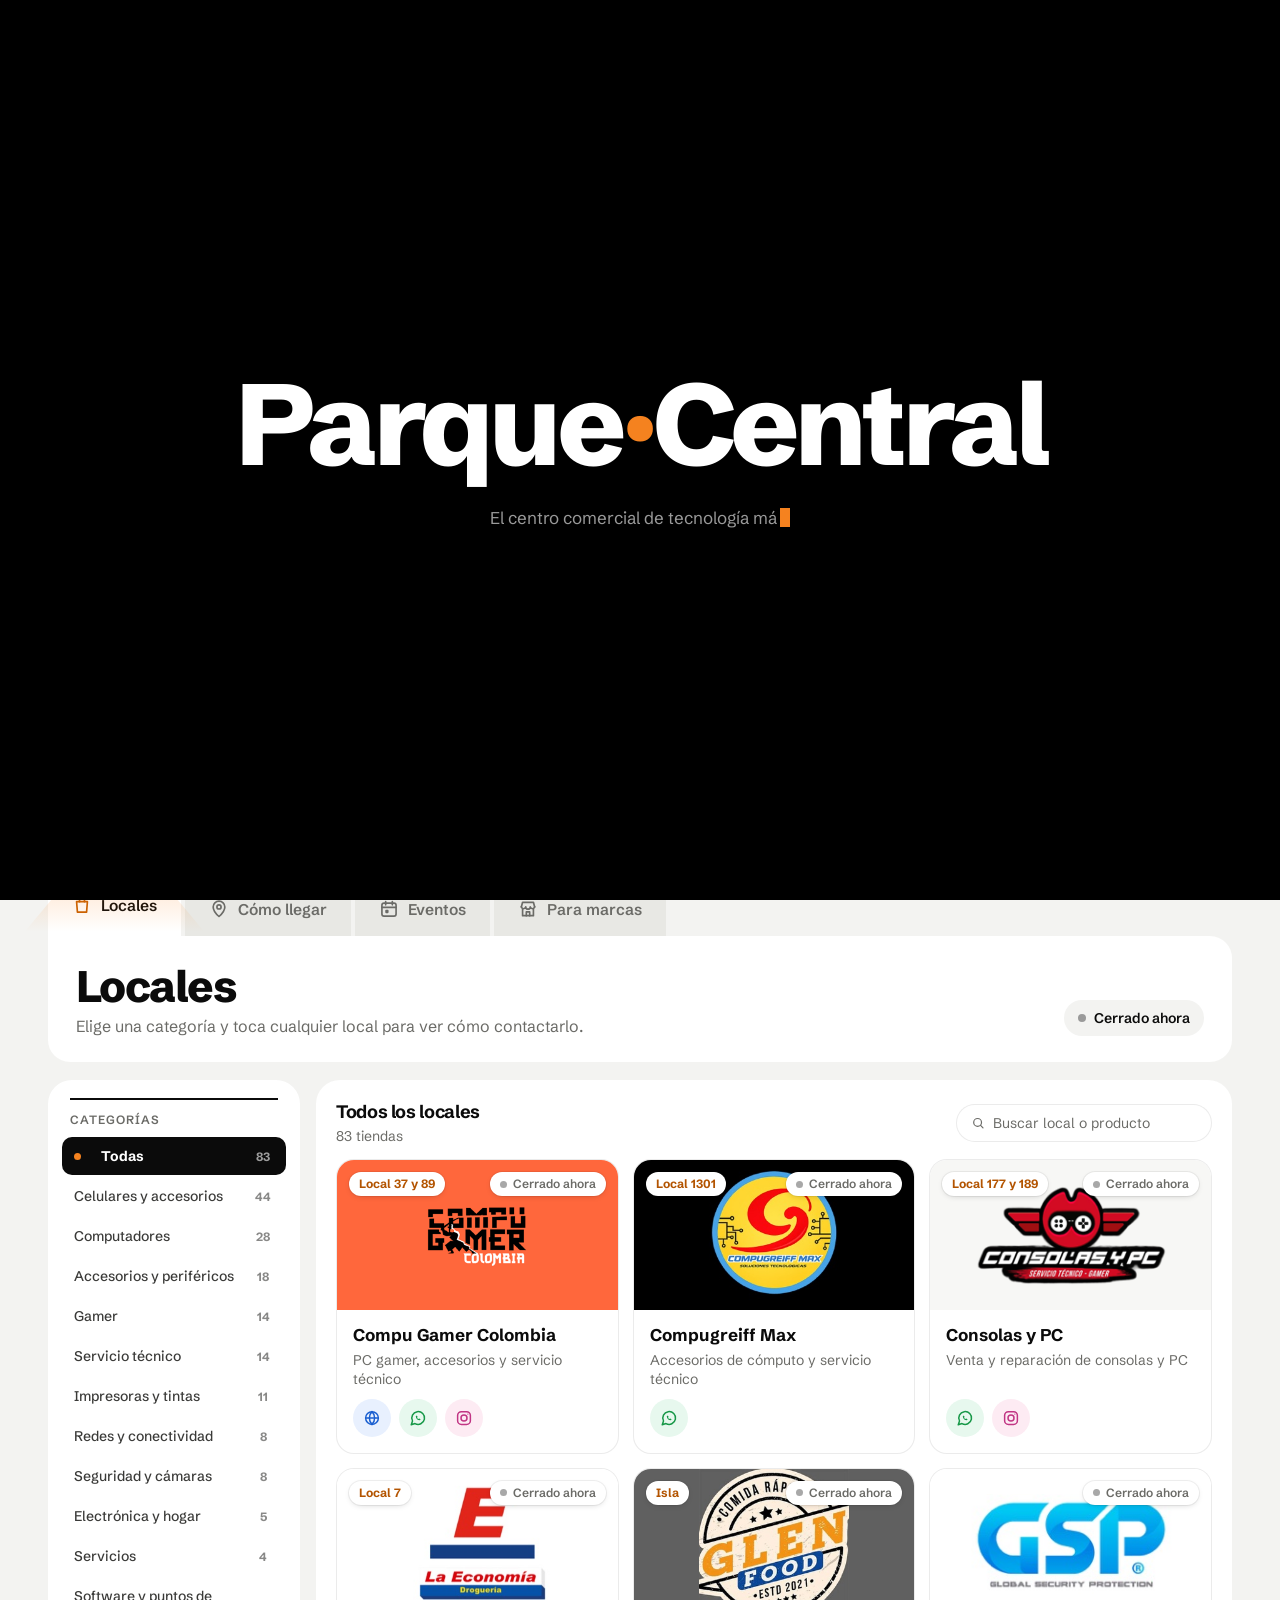
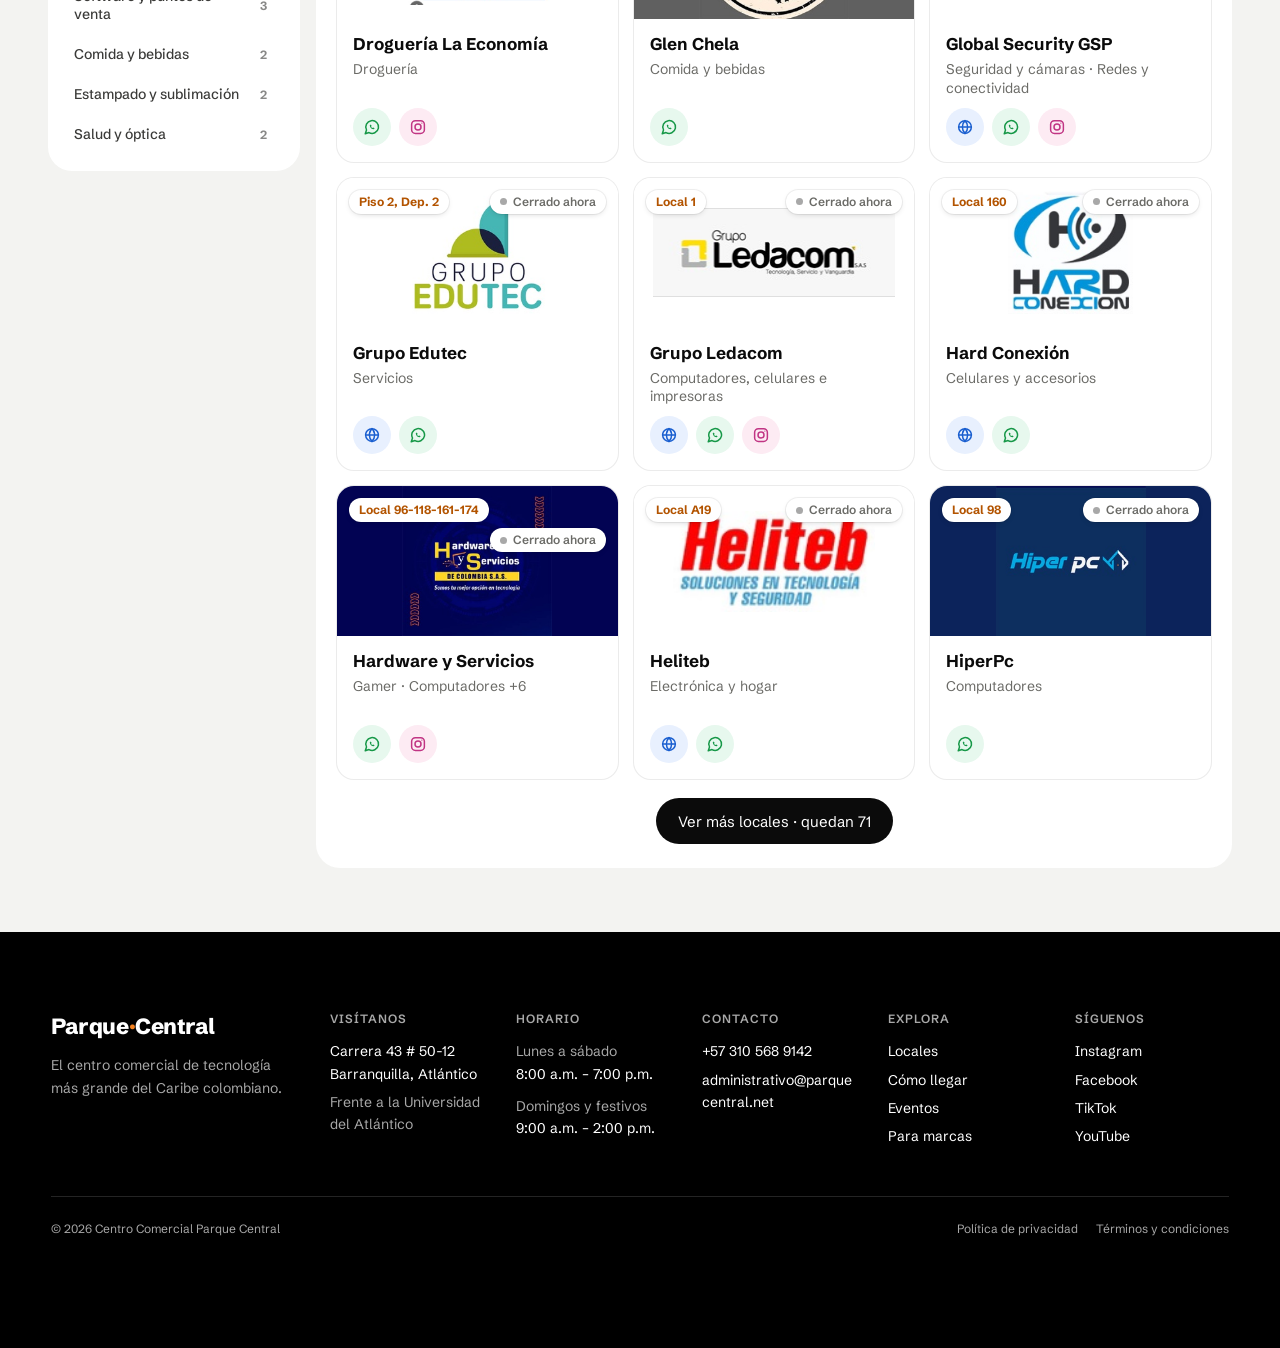
<file: index.html>
<!DOCTYPE html>
<html lang="es" class="saludo-a menu-a cat-d fila-f logo-a logo-c escr-d escr-c">
<head>
<!-- v46 · En tablets Robi sigue el dedo: al tocar o deslizar de lado sobre el video. -->
<!-- v45 · Robi usa 72 fotos ya hechas (carpeta robi/) en vez de sacarlas del video en cada visita. -->
<!-- v43 · Las animaciones y el robot se mueven siempre, aunque el computador tenga apagados los "efectos de animación" (Windows): las reglas de "menos movimiento" llevan "and (max-width:0px)", así nunca se activan. -->
<meta charset="UTF-8">
<meta name="viewport" content="width=device-width, initial-scale=1">
<title>Parque Central · Centro comercial de tecnología en Barranquilla</title>
<meta name="description" content="El centro comercial de tecnología más grande de la región Caribe. Más de 80 locales de celulares, computadores, accesorios y servicio técnico. Carrera 43 # 50-12, Barranquilla.">
<meta name="theme-color" content="#000000">
<link rel="icon" type="image/svg+xml" href="./favicon.svg">
<meta property="og:type" content="website">
<meta property="og:locale" content="es_CO">
<meta property="og:title" content="Parque Central · +80 locales de tecnología en Barranquilla">
<meta property="og:description" content="Cuéntanos qué necesitas y te decimos a qué local ir. Carrera 43 # 50-12, frente a la Universidad del Atlántico.">
<meta property="og:image" content="./robot-og.jpg">
<script type="application/ld+json">
{
  "@context": "https://schema.org",
  "@type": "ShoppingCenter",
  "name": "Centro Comercial Parque Central",
  "description": "El centro comercial de tecnología más grande de la región Caribe.",
  "telephone": "+57 310 568 9142",
  "email": "administrativo@parquecentral.net",
  "address": {
    "@type": "PostalAddress",
    "streetAddress": "Carrera 43 # 50-12",
    "addressLocality": "Barranquilla",
    "addressRegion": "Atlántico",
    "addressCountry": "CO"
  },
  "openingHoursSpecification": [
    {"@type": "OpeningHoursSpecification", "dayOfWeek": ["Monday","Tuesday","Wednesday","Thursday","Friday","Saturday"], "opens": "08:00", "closes": "19:00"},
    {"@type": "OpeningHoursSpecification", "dayOfWeek": "Sunday", "opens": "09:00", "closes": "14:00"}
  ],
  "sameAs": [
    "https://www.instagram.com/ccparquecentral/",
    "https://www.facebook.com/ccparquecentralbq",
    "https://www.tiktok.com/@ccparquecentral",
    "https://www.youtube.com/@CentroComercialParqueCentral"
  ]
}
</script>

<link rel="preconnect" href="https://fonts.googleapis.com"><link rel="preconnect" href="https://fonts.gstatic.com" crossorigin><link rel="stylesheet" href="https://fonts.googleapis.com/css2?family=Schibsted+Grotesk:wght@400;500;600;700;800&display=swap">
<style>
/* ═══════════════════════════════════════════════════════════
   VARIABLES
   ═══════════════════════════════════════════════════════════ */
:root{
  --negro:#000000;
  --blanco:#FFFFFF;
  --naranja:#F5821F;
  --naranja-claro:#FF9A45;
  --gris:#A8A8A8;

  /* Corredor central libre para que la mascota no quede tapada */
  --corredor:clamp(200px, 22vw, 380px);
}

*{box-sizing:border-box;margin:0;padding:0}

body{
  background:var(--negro);
  color:var(--blanco);
  font-family:ui-sans-serif,system-ui,-apple-system,"Segoe UI",Roboto,
              "Helvetica Neue",Arial,sans-serif;
  -webkit-font-smoothing:antialiased;
}

:focus-visible{
  outline:3px solid var(--naranja);
  outline-offset:4px;
  border-radius:4px;
}

/* ═══════════════════════════════════════════════════════════
   HERO
   ═══════════════════════════════════════════════════════════ */
.hero{
  position:relative;
  width:100%;
  height:90vh;
  min-height:600px;
  height:90dvh;   /* deja asomar la isla de pestañas: invita a bajar */
  overflow:hidden;
  background:var(--negro);
  display:flex;
  flex-direction:column;
  isolation:isolate;
}

/* ─── Capa 0 · video ───
   Se usa de dos maneras:
   1. Como fuente para extraer los frames al canvas.
   2. Como respaldo visible si la extracción falla. */
.hero__video{
  position:absolute;
  inset:0;
  width:100%;
  height:100%;
  object-fit:cover;
  object-position:center;
  z-index:0;
  pointer-events:none;
}
/* Cuando el canvas toma el control, el video se esconde */
.hero__video{opacity:0;transition:opacity .35s ease}
/* Solo se muestra cuando ya está en el cuadro de frente */
.hero__video.listo{opacity:1}
.hero__video.retirado{opacity:0;visibility:hidden}

/* ─── Capa 0 · canvas ───
   Aquí se dibujan los frames ya extraídos. Es lo que da la fluidez. */
.hero__lienzo{
  position:absolute;
  inset:0;
  width:100%;
  height:100%;
  z-index:0;
  pointer-events:none;
  opacity:0;
  transition:opacity .4s ease;
}
.hero__lienzo.activo{opacity:1}

/* ─── Capa 1 · viñeta ─── */
.hero__velo{
  position:absolute;
  inset:0;
  z-index:1;
  pointer-events:none;
  background:
    radial-gradient(120% 90% at 50% 45%, transparent 38%, rgba(0,0,0,.72) 100%),
    linear-gradient(to bottom, rgba(0,0,0,.55) 0%, transparent 26%, transparent 58%, rgba(0,0,0,.82) 100%);
}

/* ─── Capa 2 · contenido ─── */
.hero__contenido{
  position:relative;
  z-index:2;
  flex:1;
  display:flex;
  flex-direction:column;
  justify-content:space-between;
  padding:clamp(84px,9vw,110px) clamp(20px,4vw,56px) clamp(30px,4vw,58px);
  pointer-events:none;
}

.hero__marca{
  font-size:clamp(11px,1.4vw,13px);
  font-weight:700;
  letter-spacing:.26em;
  opacity:.9;
}
.hero__marca span{color:var(--naranja)}

.hero__titulo{
  display:grid;
  grid-template-columns:1fr var(--corredor) 1fr;
  align-items:center;
  width:100%;
  margin:auto 0;
  font-weight:800;
  font-size:clamp(38px,6.8vw,96px);
  line-height:.92;
  letter-spacing:-.035em;
}
.hero__titulo .izq{grid-column:1;text-align:left}
.hero__titulo .der{grid-column:3;text-align:right}
.hero__titulo .der b{color:var(--naranja);font-weight:800}

.hero__base{text-align:center;max-width:640px;margin:0 auto}
.hero__sub{
  font-size:clamp(15px,2vw,19px);
  line-height:1.55;
  color:var(--gris);
  margin-bottom:26px;
}
.hero__sub b{color:var(--blanco);font-weight:600}

.hero__acciones{
  display:flex;gap:12px;justify-content:center;flex-wrap:wrap;
  pointer-events:auto;
}
.btn{
  display:inline-block;
  font-family:inherit;font-size:15px;font-weight:600;
  text-decoration:none;padding:15px 30px;border-radius:100px;cursor:pointer;
  transition:background-color .18s ease, color .18s ease, border-color .18s ease;
}
.btn--solido{background:var(--naranja);color:var(--negro);border:2px solid var(--naranja)}
.btn--solido:hover{background:var(--naranja-claro);border-color:var(--naranja-claro)}
.btn--linea{background:transparent;color:var(--blanco);border:2px solid rgba(255,255,255,.35)}
.btn--linea:hover{border-color:var(--blanco);background:rgba(255,255,255,.08)}

/* ─── Indicador de preparación ───
   Barra finita arriba mientras se extraen los frames. */
.hero__progreso{
  position:absolute;
  top:0;left:0;
  height:2px;width:0%;
  background:var(--naranja);
  z-index:3;
  transition:width .25s ease, opacity .5s ease;
}
.hero__progreso.terminado{opacity:0}
/* Oculta: la preparación ocurre sin que el visitante lo note */
.hero__progreso{display:none}

.hero__pista{
  position:absolute;bottom:14px;left:50%;
  transform:translateX(-50%);
  z-index:2;
  font-size:11.5px;letter-spacing:.16em;
  color:rgba(255,255,255,.45);
  opacity:0;transition:opacity .5s ease;
  pointer-events:none;
}
.hero__pista.visible{opacity:1}

/* ═══════════════════════════════════════════════════════════
   RESPONSIVE
   ═══════════════════════════════════════════════════════════ */
@media (max-width:860px){
  .hero__titulo{
    grid-template-columns:1fr;
    text-align:center;gap:2px;
    font-size:clamp(40px,12vw,68px);
  }
  .hero__titulo .izq,.hero__titulo .der{grid-column:1;text-align:center}
  .hero__velo{
    background:linear-gradient(to bottom,
      rgba(0,0,0,.72) 0%, rgba(0,0,0,.45) 40%, rgba(0,0,0,.88) 100%);
  }
  .hero__contenido{justify-content:center;gap:40px}
  .hero__acciones .btn{flex:1 1 200px;text-align:center}
}

@media (max-height:640px) and (min-width:861px){
  .hero__titulo{font-size:clamp(32px,6vw,60px)}
  .hero__sub{margin-bottom:18px}
}

@media (prefers-reduced-motion:reduce) and (max-width:0px){
  *{transition:none !important;animation:none !important}
}

/* ═══════════════════════════════════════════════════════════
   SECCIONES INFORMATIVAS
   ═══════════════════════════════════════════════════════════ */
html{scroll-behavior:smooth}
@media (prefers-reduced-motion:reduce) and (max-width:0px){html{scroll-behavior:auto}}

/* Barra superior: transparente sobre el video, sólida al bajar */
.nav{
  position:fixed;top:0;left:0;right:0;z-index:50;
  display:flex;align-items:center;justify-content:space-between;gap:16px;
  padding:18px clamp(20px,4vw,56px);
  border-bottom:1px solid transparent;
  transition:background-color .3s ease,border-color .3s ease,padding .3s ease;
}
.nav.solida{
  background:rgba(0,0,0,.96);
  backdrop-filter:blur(10px);-webkit-backdrop-filter:blur(10px);
  border-bottom-color:rgba(255,255,255,.08);
}
.saltar{position:absolute;left:12px;top:-60px;z-index:100;background:var(--naranja);color:var(--negro);
  padding:10px 14px;border-radius:8px;font-weight:700;text-decoration:none}
.saltar:focus{top:12px}
section[id]{scroll-margin-top:72px}
.nav__marca{font-weight:800;color:var(--blanco);text-decoration:none;font-size:17px}
.nav__marca span{color:var(--naranja)}
.nav__links{display:flex;gap:22px;list-style:none}
.nav__links a{color:var(--gris);text-decoration:none;font-size:14.5px;font-weight:500}
.nav__links a:hover{color:var(--blanco)}
.estado{display:inline-flex;align-items:center;gap:8px;font-size:13.5px;color:var(--gris);white-space:nowrap}
.estado::before{content:"";width:8px;height:8px;border-radius:50%;background:var(--gris)}
.estado.abierto{color:var(--blanco)}
.estado.abierto::before{background:#3DDC84;box-shadow:0 0 0 4px rgba(61,220,132,.18)}
@media (max-width:760px){.nav__links{display:none}}

.seccion{max-width:1180px;margin:0 auto;padding:clamp(64px,9vw,120px) clamp(20px,4vw,56px)}
.seccion__titulo{
  font-size:clamp(34px,5.4vw,64px);font-weight:800;line-height:.98;
  letter-spacing:-.035em;max-width:17ch;margin-bottom:18px;
}
.seccion__intro{color:var(--gris);font-size:clamp(16px,1.6vw,18px);line-height:1.6;max-width:58ch}

.filtros{display:flex;gap:8px;overflow-x:auto;padding:4px 0;margin-top:26px;scrollbar-width:thin}
.filtro{
  flex:0 0 auto;font:inherit;font-size:14px;color:var(--gris);background:transparent;
  border:1px solid rgba(255,255,255,.2);border-radius:100px;padding:8px 15px;cursor:pointer;
}
.filtro:hover{color:var(--blanco);border-color:rgba(255,255,255,.5)}
.filtro[aria-pressed="true"]{background:var(--blanco);color:var(--negro);border-color:var(--blanco)}
.filtro small{opacity:.6;margin-left:4px}

.dir__lista{list-style:none;margin-top:14px}
.tienda{
  display:grid;grid-template-columns:130px 1fr auto;align-items:center;gap:6px 24px;
  padding:20px 0;border-bottom:1px solid rgba(255,255,255,.1);
}
.tienda__local{font-size:30px;font-weight:800;letter-spacing:-.03em;color:var(--naranja);line-height:1}
.tienda__local small{display:block;font-size:12.5px;font-weight:500;letter-spacing:0;color:var(--gris);margin-bottom:4px}
.tienda__nombre{font-size:19px;font-weight:700}
.tienda__cat{color:var(--gris);font-size:14.5px;margin-top:3px}
.tienda__acciones{display:flex;gap:8px;flex-wrap:wrap;justify-content:flex-end}
.enlace{
  font-size:14px;font-weight:600;text-decoration:none;color:var(--blanco);
  border:1px solid rgba(255,255,255,.28);border-radius:100px;padding:8px 14px;white-space:nowrap;
}
.enlace:hover{border-color:var(--naranja);color:var(--naranja)}
.dir__vacio{padding:36px 0;color:var(--gris);font-size:16px;line-height:1.6}
.dir__vacio a{color:var(--naranja)}
@media (max-width:640px){
  .tienda{grid-template-columns:84px 1fr}
  .tienda__local{font-size:24px}
  .tienda__acciones{grid-column:2;justify-content:flex-start}
}

/* ─── Más que tiendas ─── */
.planes{display:grid;grid-template-columns:1fr 1fr;gap:14px;margin-top:40px}
.plan{
  position:relative;display:flex;flex-direction:column;justify-content:flex-end;gap:10px;
  min-height:300px;padding:28px;border-radius:24px;
  background:#161616;color:var(--blanco);text-decoration:none;overflow:hidden;
}
.plan--destacado{background:var(--naranja);color:var(--negro)}
.plan__para{position:absolute;top:24px;left:28px;font-size:13.5px;font-weight:600;opacity:.75}
.plan__num{
  position:absolute;top:18px;right:24px;font-size:clamp(70px,9vw,120px);font-weight:800;
  letter-spacing:-.05em;line-height:1;opacity:.14;
}
.plan h3{font-size:clamp(24px,2.6vw,34px);font-weight:800;letter-spacing:-.025em;line-height:1.05}
.plan p{font-size:15.5px;line-height:1.5;max-width:40ch;opacity:.8}
.plan__accion{font-weight:700;font-size:15px;margin-top:6px}
.plan:hover .plan__accion{text-decoration:underline}
@media (max-width:860px){
  .planes{grid-template-columns:1fr}
}

/* ─── Visítanos ─── */
.visita{display:grid;grid-template-columns:minmax(0,1fr) minmax(0,1.25fr);gap:clamp(32px,5vw,72px);align-items:start;margin-top:40px}
.dato{padding:20px 0;border-top:1px solid rgba(255,255,255,.14)}
.dato h3{font-size:14px;font-weight:600;color:var(--gris);margin-bottom:8px}
.dato p,.dato a{font-size:18px;line-height:1.55;color:var(--blanco)}
.horario{width:100%;border-collapse:collapse;font-size:17px}
.horario td{padding:5px 0}
.horario td:last-child{text-align:right;font-variant-numeric:tabular-nums}
.horario tr.hoy td{color:var(--naranja);font-weight:700}
.visita__botones{display:flex;gap:10px;flex-wrap:wrap;margin-top:24px}
.mapa{width:100%;aspect-ratio:4/3.4;border:0;border-radius:18px;filter:grayscale(1) invert(.92) contrast(.9);background:#1a1a1a}
@media (max-width:860px){.visita{grid-template-columns:1fr}.mapa{aspect-ratio:4/3}}

/* ─── Pie ─── */
.pie{
  border-top:1px solid rgba(255,255,255,.1);padding:40px clamp(20px,4vw,56px) 110px;
  display:flex;justify-content:space-between;gap:28px;flex-wrap:wrap;
  color:var(--gris);font-size:14.5px;line-height:1.7;
}
.pie a{color:var(--blanco)}
.pie > div,.pie > nav{min-width:200px}
.pie strong{color:var(--blanco)}
.redes{display:flex;gap:14px;flex-wrap:wrap}

/* ─── WhatsApp flotante ─── */
.wa{
  position:fixed;right:20px;bottom:20px;z-index:60;
  display:flex;align-items:center;gap:10px;
  background:#25D366;color:#04210f;text-decoration:none;font-weight:700;font-size:15px;
  padding:14px 20px 14px 16px;border-radius:100px;box-shadow:0 8px 24px rgba(0,0,0,.4);
}
.wa svg{width:22px;height:22px;flex:none}
.wa:hover{background:#3be07a}
@media (max-width:560px){.wa span{display:none}.wa{padding:15px}}

/* ═══════════════════════════════════════════════════════════
   CAPA DE INTERACCIÓN: luz del hero, botones con imán
   ═══════════════════════════════════════════════════════════ */
::selection{background:var(--naranja);color:var(--negro)}

/* ─── Luz del hero ───
   Todo se mueve con transform (lo hace la tarjeta gráfica), así
   no se repinta la pantalla en cada cuadro y el video no pierde
   fluidez. */
.hero__luz{position:absolute;inset:0;z-index:1;pointer-events:none;overflow:hidden;
  opacity:0;transition:opacity 1.2s ease}
.hero__luz.activa{transition-duration:.35s}
.hero__luz.activa{opacity:1}
.hero__sombra,.hero__foco,.hero__orbe{position:absolute;left:0;top:0;will-change:transform;border-radius:50%}
.hero__sombra{width:2400px;height:2400px;margin:-1200px 0 0 -1200px;
  background:radial-gradient(circle,transparent 0,transparent 380px,rgba(0,0,0,.18) 900px)}
.hero__foco{width:560px;height:560px;margin:-280px 0 0 -280px;
  background:radial-gradient(circle,rgba(245,130,31,.26) 0,rgba(245,130,31,.08) 45%,transparent 70%)}
.hero__chispas{position:absolute;inset:0;width:100%;height:100%}
.hero__orbe{width:14px;height:14px;margin:-7px 0 0 -7px;background:#fff;
  box-shadow:0 0 10px 3px rgba(255,214,170,.95),0 0 34px 12px rgba(245,130,31,.65),0 0 90px 30px rgba(245,130,31,.25)}
.hero__orbe::after{content:"";position:absolute;inset:-14px;border-radius:50%;
  border:1.5px solid rgba(245,130,31,.6);animation:pulso 2.2s ease-out infinite}
@keyframes pulso{from{transform:scale(.4);opacity:1}to{transform:scale(2.2);opacity:0}}

/* Imán: los botones se inclinan hacia el cursor */
.iman{transition:transform .25s cubic-bezier(.2,.8,.2,1), background-color .18s ease, color .18s ease, border-color .18s ease}

/* Filas de locales: barra de luz al pasar */
.tienda{position:relative;transition:padding-left .3s cubic-bezier(.2,.8,.2,1)}
.tienda::before{
  content:"";position:absolute;left:0;top:50%;width:4px;height:0;
  background:var(--naranja);border-radius:4px;transform:translateY(-50%);
  transition:height .3s cubic-bezier(.2,.8,.2,1);
}
@media (hover:hover){
  .tienda:hover{padding-left:18px}
  .tienda:hover::before{height:60%}
}

@media (prefers-reduced-motion:reduce) and (max-width:0px){
  .tienda,.tienda::before,.iman{transition:none}
}

/* En celular: estado más compacto */
@media (max-width:420px){.estado{font-size:12px}.nav{gap:10px}}
/* WhatsApp aparece al salir del video, para no tapar los botones del hero */
.wa{transition:opacity .3s ease,transform .3s ease}
.wa.oculto{opacity:0;transform:translateY(20px);pointer-events:none}

/* ═══ PESTAÑAS ═══ */
/* Evita que el navegador "corrija" el scroll al cambiar de pestaña */
html{overflow-anchor:none}
.pestanas{
  position:sticky;top:var(--alto-nav,60px);z-index:40;
  background:rgba(0,0,0,.96);
  backdrop-filter:blur(10px);-webkit-backdrop-filter:blur(10px);
  border-bottom:1px solid rgba(255,255,255,.08);
}
.pestanas__lista{
  max-width:1180px;margin:0 auto;
  display:flex;gap:6px;overflow-x:auto;scrollbar-width:none;
  padding:12px clamp(20px,4vw,56px);
}
.pestanas__lista::-webkit-scrollbar{display:none}
.pestana{
  flex:0 0 auto;font:inherit;font-size:15px;font-weight:600;
  color:var(--gris);background:transparent;border:0;border-radius:100px;
  padding:10px 20px;cursor:pointer;
  transition:background-color .2s ease,color .2s ease;
}
.pestana:hover{color:var(--blanco);background:rgba(255,255,255,.07)}
.pestana[aria-selected="true"]{background:var(--naranja);color:var(--negro)}
.pestana:focus-visible{outline:2px solid var(--blanco);outline-offset:2px}
.panel{min-height:72vh;padding-top:clamp(40px,6vw,72px)}
.panel:focus{outline:none}
section.panel[id]{scroll-margin-top:calc(var(--alto-nav,60px) + var(--alto-pestanas,96px))}
.panel[hidden]{display:none}
.panel .planes{margin-top:32px}
@media (max-width:640px){.plan{min-height:220px}}
.nav{border-bottom-color:transparent!important}

/* ═══ TEMA CLARO: todo lo que está debajo del video ═══
   Dentro de .tema-claro se invierten los tokens: "blanco" pasa a
   ser el color del texto y "negro" el del fondo. Así casi todas
   las reglas se adaptan solas; abajo se ajustan las que usan
   transparencias fijas o van sobre naranja. */
.tema-claro{
  --blanco:#0b0b0b;
  --negro:#ffffff;
  --gris:#5c5c5c;
  --linea:rgba(0,0,0,.10);
  --linea-fuerte:rgba(0,0,0,.22);
  --superficie:#f3f3f1;
  background:#fff;
  color:#0b0b0b;
}
/* Sobre naranja el texto siempre es negro */
.tema-claro .btn--solido,
.tema-claro .plan--destacado,
.tema-claro .pestana[aria-selected="true"]{color:#0b0b0b}
.tema-claro .btn--linea{border-color:var(--linea-fuerte)}
.tema-claro .btn--linea:hover{border-color:#0b0b0b;background:rgba(0,0,0,.04)}

.tema-claro .ejemplo{background:var(--superficie)}
.tema-claro .ejemplo:hover{background:#e7e7e4}
.tema-claro .filtro{border-color:var(--linea-fuerte)}
.tema-claro .filtro:hover{border-color:#0b0b0b}
.tema-claro .tienda{border-bottom-color:var(--linea)}
.tema-claro .enlace{border-color:var(--linea-fuerte)}
.tema-claro .plan:not(.plan--destacado){background:var(--superficie)}
.tema-claro .dato{border-top-color:var(--linea)}
.tema-claro .mapa{filter:none;background:var(--superficie)}
.tema-claro .tienda__local{color:#d96c10}

/* Barra de pestañas blanca */
.pestanas.tema-claro{background:#fff;border-bottom-color:var(--linea)}
.tema-claro .pestana:not([aria-selected="true"]):hover{background:rgba(0,0,0,.05)}
.tema-claro .pestana[aria-selected="true"]{background:var(--naranja)}
.tema-claro .horario tr.hoy td{color:#c75f00}
.tema-claro .pestana:focus-visible{outline-color:#0b0b0b}

/* El menú superior se vuelve blanco al salir del video */
.nav.solida{background:#fff!important;border-bottom-color:transparent}
.nav.solida .nav__marca,
.nav.solida .estado.abierto{color:#0b0b0b}
.nav.solida .estado{color:#5c5c5c}
.nav.solida .estado::before{background:#9a9a9a}
.nav.solida .estado.abierto::before{background:#1fa855;box-shadow:0 0 0 4px rgba(31,168,85,.15)}

/* ═══ Pestañas: ícono sobre texto ═══ */
.pestanas__lista{gap:4px;padding-top:10px;padding-bottom:10px}
.pestana,
.tema-claro .pestana,
.tema-claro .pestana:hover,
.tema-claro .pestana[aria-selected="true"],
.tema-claro .pestana:not([aria-selected="true"]):hover{background:transparent}
.pestana{
  display:flex;flex-direction:column;align-items:center;gap:6px;
  padding:4px 14px;border-radius:14px;
  font-size:13px;font-weight:600;
}
.pestana__icono{
  width:46px;height:46px;border-radius:14px;
  display:flex;align-items:center;justify-content:center;
  background:#f3f3f1;color:#6b6b6b;
  transition:background-color .25s ease,color .25s ease,transform .25s ease;
}
.pestana__icono svg{width:22px;height:22px}
.pestana:hover .pestana__icono{background:#e8e8e5;color:#0b0b0b;transform:translateY(-2px)}
.pestana[aria-selected="true"] .pestana__icono{background:var(--naranja);color:#0b0b0b;transform:none}
.tema-claro .pestana[aria-selected="true"]{color:#0b0b0b}
.pestana:focus-visible{outline-offset:0}
@media (max-width:420px){
  .pestanas__lista{justify-content:space-between;gap:0}
  .pestana{padding:4px 6px;font-size:12px}
  .pestana__icono{width:42px;height:42px}
}
@media (prefers-reduced-motion:reduce) and (max-width:0px){.pestana__icono{transition:none}}

/* ═══ DOCK DE PESTAÑAS ═══
   La barra flota como una tarjeta que cruza el borde entre el video
   y el contenido: une las dos zonas y se convierte en la llamada a
   la acción principal. Al fijarse arriba, se extiende a todo el ancho. */
:root{--cruce:52px}
.hero__contenido{padding-bottom:calc(clamp(30px,4vw,58px) + var(--cruce))!important}
.hero__sub{margin-bottom:0!important}
.pestanas.tema-claro{
  margin-top:calc(var(--cruce) * -1);
  background:transparent;border-bottom:1px solid transparent;
  backdrop-filter:none;-webkit-backdrop-filter:none;
  transition:background-color .25s ease,border-color .25s ease;
}
.pestanas .pestanas__lista{
  width:max-content;max-width:calc(100% - 32px);
  margin:0 auto;justify-content:center;gap:clamp(4px,1.5vw,18px);
  padding:12px clamp(12px,2.5vw,28px);
  background:#fff;border-radius:24px;
  box-shadow:0 18px 40px -12px rgba(0,0,0,.35),0 0 0 1px rgba(0,0,0,.04);
  transition:box-shadow .25s ease,border-radius .25s ease;
}
.pestanas.fijas{background:#fff;border-bottom-color:rgba(0,0,0,.08)}
.pestanas.fijas .pestanas__lista{box-shadow:none;border-radius:0}
.pestana{min-width:92px}
.panel{padding-top:clamp(36px,5vw,64px)!important}
@media (max-width:420px){
  :root{--cruce:44px}
  .pestanas .pestanas__lista{width:auto;justify-content:space-between;gap:0;padding:10px 6px}
  .pestana{min-width:0;flex:1;font-size:11px;white-space:nowrap;padding:4px 2px}
}

/* ═══ Opción B: la isla vive sobre el blanco, debajo del video ═══ */
:root{--cruce:0px}
.pestanas-aire{height:clamp(24px,3.5vw,40px);background:#fff}
.pestanas.tema-claro{margin-top:0;background:#fff}
.pestanas .pestanas__lista{
  box-shadow:0 12px 32px -14px rgba(0,0,0,.28),0 0 0 1px rgba(0,0,0,.06);
}

/* ═══ PANTALLA INICIAL: terminal del robot ═══ */
.intro{
  position:fixed;inset:0;z-index:1000;
  display:flex;align-items:center;justify-content:center;
  background:#000;color:#fff;text-align:center;padding:24px;
}
.intro{transition:background-color .55s ease .45s}
.intro.saliendo{background-color:transparent}
/* Mientras la intro está, el logo del menú espera: el nombre viajará hasta él */
.intro-activa .nav__marca{opacity:0}
.nav__marca{transition:opacity .2s ease}
.sin-intro .intro{display:none}
.intro__marca{position:relative;display:flex;flex-direction:column;align-items:center;gap:20px}
.intro__frase{transition:opacity .2s ease}
.intro.saliendo .intro__frase{opacity:0}
.intro__nombre{transform-origin:0 0;will-change:transform}
.intro__nombre.viajando{transition:transform .9s cubic-bezier(.7,0,.2,1),letter-spacing .9s cubic-bezier(.7,0,.2,1),opacity .2s ease}
.intro__nombre{
  font-size:clamp(44px,9vw,120px);font-weight:800;letter-spacing:-.045em;line-height:.95;
  min-height:1em;white-space:nowrap;
}
.intro__nombre .punto{color:var(--naranja)}
.intro__frase{
  font-family:ui-monospace,SFMono-Regular,Menlo,Consolas,monospace;
  font-size:clamp(13px,1.5vw,17px);line-height:1.6;color:#9a9a9a;max-width:46ch;min-height:1.6em;
}
.intro__cursor{
  display:inline-block;width:.6em;height:1.1em;margin-left:3px;vertical-align:-.15em;
  background:var(--naranja);animation:intro-cursor 1s steps(1) infinite;
}
.intro__cursor--nombre{width:.08em;height:.8em;margin-left:.05em;vertical-align:-.02em}
.intro__cursor[hidden]{display:none}
@keyframes intro-cursor{50%{opacity:0}}
@media (max-width:480px){.intro__nombre{font-size:clamp(34px,11vw,52px)}}
@media (prefers-reduced-motion:reduce) and (max-width:0px){.intro__cursor{animation:none}}

/* ═══ Frase bajo "74 locales" ═══ */
.hero__cabecera{width:100%;margin:auto 0}
.hero__titulo{margin:0;align-items:end}
.hero__fila{display:grid;grid-template-columns:1fr var(--corredor) 1fr;margin-top:clamp(14px,1.6vw,22px)}
.hero__sub--izq{
  grid-column:1;margin:0!important;text-align:left;
  max-width:30ch;font-size:clamp(15px,1.45vw,19px);line-height:1.45;color:#a8a8a8;
}
.hero__sub--izq b{color:#fff;font-weight:600}
@media (max-width:860px){
  .hero__fila{grid-template-columns:1fr}
  .hero__sub--izq{text-align:center;margin:0 auto!important}
}

/* Espacio entre el video y la isla */
.pestanas-aire{height:clamp(28px,3.5vw,44px);background:#fff}

/* ═══ Título nivelado: dos líneas a cada lado, misma altura ═══ */
.hero__titulo .linea{display:block}
.hero__titulo{align-items:start}

/* ═══ Hero: "74 locales" a la izquierda, la frase a la derecha ═══ */
.hero__titulo{align-items:center}
.hero__titulo .hero__frase{
  justify-self:end;max-width:17ch;
  font-size:clamp(20px,2.3vw,34px);font-weight:700;line-height:1.12;letter-spacing:-.025em;
  color:#bdbdbd;
}
.hero__titulo .hero__frase b{color:var(--naranja);font-weight:700}
@media (max-width:860px){
  .hero__titulo .hero__frase{justify-self:center;max-width:22ch;margin-top:14px;font-size:clamp(17px,4.6vw,24px)}
}

/* ═══ Hero: "74 locales de [categoría] en un solo lugar" ═══ */
.solo-lectores{position:absolute;width:1px;height:1px;overflow:hidden;clip:rect(0 0 0 0);white-space:nowrap}
.hero__titulo .hero__num{font-size:1.9em;line-height:.82;letter-spacing:-.06em}
.hero__titulo .hero__detalle{font-size:.44em;line-height:1.08;letter-spacing:-.03em;font-weight:800}
.hero__titulo .hero__num + .hero__detalle{margin-top:.25em}
.hero__gris{color:#9a9a9a;margin-top:.1em}
.rotador{display:inline-block;position:relative;overflow:hidden;vertical-align:bottom;height:1.12em;line-height:1.12}
.rotador__palabra{display:block;color:var(--naranja);transition:transform .5s cubic-bezier(.7,0,.3,1)}
.rotador__palabra.sale{transform:translateY(-110%)}
.rotador__palabra.entra-abajo{transition:none;transform:translateY(110%)}

.hero__titulo .hero__frase{display:flex;flex-direction:column;align-items:flex-end;gap:.08em}
.hero__titulo .hero__frase > *{display:block}
.hero__marca-texto{color:#fff}

/* Entrada: las líneas suben cuando termina la intro */
.js:not(.hero-entra) .hero__titulo .entra{opacity:0;transform:translateY(28px)}
.hero__titulo .entra{transition:opacity .7s ease var(--d,0s),transform .9s cubic-bezier(.2,.8,.2,1) var(--d,0s)}

@media (max-width:860px){
  .hero__titulo .linea{display:block}
  .hero__titulo .hero__num{font-size:1.7em}
  .hero__titulo .hero__detalle{font-size:.5em}
  .hero__titulo .hero__frase{align-items:center;text-align:center}
}
@media (prefers-reduced-motion:reduce) and (max-width:0px){
  .hero__titulo .entra{transition:none}
  .rotador__palabra{transition:none}
}

/* ═══ Hero "espejo imponente": 74 locales | un solo lugar ═══ */
.hero__titulo--espejo{align-items:start}
.hero__titulo--espejo .linea{display:block}
.hero__titulo--espejo .der b{color:var(--naranja);font-weight:800}
.hero__contenido .entra{transition:opacity .7s ease var(--d,0s),transform .9s cubic-bezier(.2,.8,.2,1) var(--d,0s)}
.js:not(.hero-entra) .hero__contenido .entra{opacity:0;transform:translateY(28px)}

.hero__pie{
  display:flex;justify-content:space-between;align-items:flex-end;gap:24px;
  padding-top:clamp(18px,2.4vw,32px);
  border-top:1px solid rgba(255,255,255,.14);
  font-size:clamp(14px,1.15vw,18px);line-height:1.4;color:#9a9a9a;
}
.hero__pie p{margin:0}
.hero__pie b{color:#fff;font-weight:600}
.hero__pie .naranja{color:var(--naranja);font-weight:600}
.hero__pie-izq{white-space:nowrap}
.hero__pie-der{text-align:right;max-width:66ch}
.hero__pie .rotador{height:1.35em;line-height:1.35;vertical-align:bottom}
.hero__pie .rotador__palabra{font-weight:600}

@media (max-width:860px){
  .hero__titulo--espejo .linea{display:inline}
  .hero__titulo--espejo .izq,.hero__titulo--espejo .der{display:block}
  .hero__pie{flex-direction:column;align-items:center;text-align:center;gap:6px;border-top:0;padding-top:0}
  .hero__pie-der{text-align:center}
}

/* ═══ LOCALES: barra, lista, tarjetas y ficha ═══ */
.dir__barra{display:flex;align-items:center;justify-content:space-between;gap:16px;flex-wrap:wrap;margin-top:32px}
.dir__barra .filtros{margin-top:0;flex:1 1 100%;min-width:0;order:2}
.dir__lado{display:flex;align-items:center;justify-content:space-between;gap:14px;width:100%;order:1}
.dir__conteo{font-size:14px;color:var(--gris);white-space:nowrap}
.vista{display:flex;background:#f0f0ee;border-radius:12px;padding:3px}
.vista__btn{display:flex;align-items:center;gap:6px;border:0;background:transparent;font:inherit;font-size:14px;font-weight:600;color:#6b6b6b;padding:7px 12px;border-radius:9px;cursor:pointer}
.vista__btn svg{width:16px;height:16px}
.vista__btn[aria-pressed="true"]{background:#fff;color:#0b0b0b;box-shadow:0 1px 3px rgba(0,0,0,.12)}
.vista__btn:focus-visible{outline:2px solid #0b0b0b;outline-offset:1px}

.dir__lista{list-style:none;margin:18px 0 0;padding:0}
.dir__lista li{margin:0}

/* Lista */
.tema-claro .tienda{
  width:100%;border:0;background:transparent;font:inherit;color:inherit;text-align:left;cursor:pointer;
  display:grid;grid-template-columns:110px 1fr auto;align-items:center;gap:6px 24px;
  padding:18px 8px;border-bottom:1px solid var(--linea);border-radius:0;
}
.tema-claro .tienda:hover{background:#fafaf8}
.tema-claro .tienda:focus-visible{outline:2px solid #0b0b0b;outline-offset:-2px}
.tienda__info{display:flex;flex-direction:column;gap:3px;min-width:0}
.tienda__nombre{font-size:18px;font-weight:700;letter-spacing:-.01em}
.tienda__cat{font-size:14px;color:var(--gris)}
.tienda__fin{display:flex;align-items:center;gap:12px}
.tienda__flecha{width:18px;height:18px;color:#9a9a9a;transition:transform .2s ease}
.tienda:hover .tienda__flecha{transform:translateX(3px);color:#0b0b0b}

/* Insignia abierto / cerrado */
.insignia{font-size:12px;font-weight:600;padding:4px 10px;border-radius:100px;background:#f0f0ee;color:#6b6b6b;white-space:nowrap}
.insignia--abierto{background:#e8f6ee;color:#1a7f45}

/* Tarjetas */
.dir__lista--tarjetas{display:grid;grid-template-columns:repeat(auto-fill,minmax(210px,1fr));gap:14px}
.tarjeta{
  width:100%;height:100%;border:1px solid var(--linea);background:#fff;font:inherit;color:inherit;text-align:left;cursor:pointer;
  display:flex;flex-direction:column;align-items:flex-start;gap:4px;padding:18px;border-radius:18px;
  transition:border-color .2s ease,transform .2s ease,box-shadow .2s ease;
}
.tarjeta:hover{border-color:#0b0b0b;transform:translateY(-3px);box-shadow:0 12px 24px -16px rgba(0,0,0,.35)}
.tarjeta:focus-visible{outline:2px solid #0b0b0b;outline-offset:2px}
.tarjeta__logo,.ficha__logo{
  display:flex;align-items:center;justify-content:center;overflow:hidden;
  color:#fff;font-weight:800;letter-spacing:-.02em;background:#f3f3f1;
}
.tarjeta__logo{width:54px;height:54px;border-radius:14px;font-size:18px;margin-bottom:10px}
.tarjeta__logo img,.ficha__logo img{width:100%;height:100%;object-fit:contain;background:#fff}
.tarjeta__nombre{font-size:17px;font-weight:700;letter-spacing:-.01em}
.tarjeta__cat{font-size:13.5px;color:var(--gris)}
.tarjeta__pie{margin-top:auto;padding-top:14px;width:100%;display:flex;justify-content:space-between;align-items:center;gap:8px}
.tarjeta__loc{font-size:13px;font-weight:600;color:#c75f00}

/* Ficha lateral */
.ficha-fondo{position:fixed;inset:0;z-index:80;background:rgba(0,0,0,.35);opacity:0;transition:opacity .3s ease}
.ficha-fondo.abierta{opacity:1}
.ficha{
  position:fixed;top:0;right:0;bottom:0;z-index:90;width:min(420px,100%);
  background:#fff;color:#0b0b0b;box-shadow:-20px 0 50px rgba(0,0,0,.18);
  padding:24px 28px 32px;overflow-y:auto;
  transform:translateX(104%);transition:transform .35s cubic-bezier(.2,.8,.2,1);
}
.ficha.abierta{transform:none}
/* Sin ocultar la barra lateral (evita que la página salte); el scroll interno no se escapa */
.ficha{overscroll-behavior:contain}
.ficha__cerrar{
  display:flex;align-items:center;justify-content:center;margin-left:auto;
  width:40px;height:40px;border:0;border-radius:50%;background:#f0f0ee;color:#0b0b0b;cursor:pointer;
}
.ficha__cerrar svg{width:18px;height:18px}
.ficha__cerrar:hover{background:#e5e5e2}
.ficha__cerrar:focus-visible{outline:2px solid #0b0b0b;outline-offset:2px}
.ficha__logo{width:76px;height:76px;border-radius:20px;font-size:26px;margin:4px 0 18px}
.ficha__nombre{font-size:28px;font-weight:800;letter-spacing:-.03em;line-height:1.05;margin:0}
.ficha__cat{color:#5c5c5c;margin:6px 0 22px;font-size:15px}
.ficha__datos{margin:0}
.ficha__datos div{display:flex;justify-content:space-between;gap:16px;padding:13px 0;border-top:1px solid rgba(0,0,0,.08);font-size:15px}
.ficha__datos dt{color:#5c5c5c}
.ficha__datos dd{margin:0;text-align:right;font-weight:600}
.ficha__datos dd.abierto{color:#1a7f45}
.ficha__datos dd.cerrado{color:#5c5c5c}
.ficha__acciones{display:flex;flex-direction:column;gap:10px;margin-top:24px}
.ficha__btn{
  display:block;text-align:center;text-decoration:none;font-weight:700;font-size:15px;
  padding:14px 18px;border-radius:100px;border:1.5px solid rgba(0,0,0,.18);color:#0b0b0b;
}
.ficha__btn:hover{border-color:#0b0b0b}
.ficha__btn--wa{background:#25D366;border-color:#25D366;color:#04210f}
.ficha__btn--wa:hover{background:#3be07a;border-color:#3be07a}

@media (max-width:640px){
  .dir__lado{width:100%;justify-content:space-between}
  .tema-claro .tienda{grid-template-columns:64px 1fr auto;gap:4px 12px;padding:14px 4px}
  .tienda__flecha{display:none}
  .dir__lista--tarjetas{grid-template-columns:1fr 1fr;gap:10px}
  .tarjeta{padding:14px}
  /* En celular la ficha sube desde abajo */
  .ficha{top:auto;left:0;width:100%;max-height:88vh;border-radius:24px 24px 0 0;transform:translateY(104%);padding:18px 22px 28px}
}
@media (prefers-reduced-motion:reduce) and (max-width:0px){.ficha,.ficha-fondo,.tarjeta{transition:none}}
</style>
<style id="direccion-v16">
:root{--f:"Schibsted Grotesk", ui-sans-serif, sans-serif}

/* ═══ v4 · ORIGINAL AJUSTADA ═══
   Se conserva todo el diseño original. Cambian solo 3 cosas:
   1) tipografía propia en lugar de la del sistema
   2) sin pills: esquinas pequeñas y consistentes
   3) hover: sin "levantar" ni "imán"; el cambio es de borde/fondo, y el
      naranja aparece solo donde está el dato clave (número de local). */
:root{--radio:10px;--radio-sm:7px}
body,.btn,.filtro,.pestana,.vista__btn,.tienda,.tarjeta,.ficha__btn,.wa{font-family:var(--f)}
.intro__nombre,.nav__marca{font-family:var(--f)}
/* 2 · Sin pills */
.btn{border-radius:var(--radio)}
.filtro{border-radius:var(--radio-sm)}
.enlace{border-radius:var(--radio-sm)}
.ficha__btn{border-radius:var(--radio)}
.wa{border-radius:14px}
.insignia,.insignia--abierto{background:transparent!important;padding:0;border-radius:0;display:inline-flex;align-items:center;gap:6px}
.insignia::before{content:"";width:7px;height:7px;border-radius:50%;background:#A8A8A4}
.insignia--abierto::before{background:#1FA855}
/* 3 · Hover */
.iman{transform:none!important}                       /* fuera el efecto imán */
.tarjeta:hover{transform:none;box-shadow:none;border-color:#0b0b0b}
.tarjeta:hover .tarjeta__loc{text-decoration:underline;text-decoration-thickness:2px;text-underline-offset:3px}
@media (hover:hover){.tienda:hover{padding-left:8px}}  /* sin deslizar la fila */
.tema-claro .tienda:hover{background:#f6f6f3}
.pestana:hover .pestana__icono{transform:none}
/* ═══ ÍNDICE LATERAL (tipo directorio de edificio) ═══ */
@media (min-width:861px){
  #locales{display:grid;grid-template-columns:230px minmax(0,1fr);column-gap:56px;align-items:start}
  #locales > .seccion__titulo,#locales > .seccion__intro{grid-column:1/-1}
  #locales .dir__barra{display:contents}
  #locales .dir__lado{grid-column:2;grid-row:3;margin-top:36px}
  #locales .filtros{grid-column:1;grid-row:3 / span 2;display:flex;flex-direction:column;overflow:visible;gap:0;margin-top:36px;
    position:sticky;top:calc(var(--alto-nav,60px) + 120px);border-top:2px solid #0b0b0b;padding:0}
  #locales .filtros::before{content:"Categorías";font-size:12px;font-weight:600;letter-spacing:.08em;text-transform:uppercase;color:#8a8a86;padding:12px 0 6px}
  .filtro,.tema-claro .filtro{display:flex;justify-content:space-between;align-items:baseline;width:100%;border:0;border-bottom:1px solid var(--linea);
    border-radius:0;padding:13px 0;font-size:15.5px;font-weight:500;text-align:left;background:transparent!important;color:#5c5c5c;
    transition:padding .2s ease,color .2s ease}
  .filtro small{opacity:1;font-size:13px;color:#8a8a86;font-variant-numeric:tabular-nums}
  .filtro:hover,.tema-claro .filtro:hover{color:#0b0b0b}
  .filtro[aria-pressed="true"]{color:#0b0b0b!important;font-weight:700;padding-left:14px;box-shadow:inset 3px 0 0 var(--naranja)}
  .filtro[aria-pressed="true"] small{color:#0b0b0b}
  #lista{grid-column:2;grid-row:4}
  #locales .dir__lista--tarjetas{grid-template-columns:repeat(auto-fill,minmax(200px,1fr))}
}
/* En celular: fila de texto subrayada */
@media (max-width:860px){
  .filtros{gap:20px;border-bottom:1px solid var(--linea);padding:0}
  .filtro,.tema-claro .filtro{border:0;border-radius:0;background:transparent!important;padding:10px 0 12px;font-weight:500;color:#6b6b6b;position:relative}
  .filtro[aria-pressed="true"]{color:#0b0b0b;font-weight:700}
  .filtro[aria-pressed="true"]::after{content:"";position:absolute;left:0;right:0;bottom:-1px;height:3px;background:var(--naranja)}
}

/* ═══ CORRECCIÓN: cada pestaña muestra solo su contenido ═══
   El índice lateral ponía #locales en display:grid y eso le ganaba a [hidden]:
   "Locales" se quedaba visible aunque se eligiera Eventos, Cómo llegar o Para marcas. */
#locales[hidden]{display:none!important}

/* ═══ v12 · SONAR ═══
   Al elegir: de un punto gris nace una onda circular que se expande y deja la fila
   en gris clarito; el punto queda como marca. Al pasar el mouse: el punto aparece tenue.
   Al cargar la página: la categoría activa ya está en su estado final, sin animación. */
#locales .filtros{--relleno:#EBEBE8;--trazo:#9C9C97;--tenue:#CFCFCA}
.filtro,.tema-claro .filtro{position:relative;isolation:isolate;overflow:hidden;transition:color .25s,border-color .3s}
.filtro[aria-pressed="true"],.filtro:has(+ .filtro[aria-pressed="true"]){border-bottom-color:transparent!important;box-shadow:none!important}
.filtro::before,.filtro::after,.filtro[aria-pressed="true"]::after{content:"";position:absolute;pointer-events:none;z-index:-1;background:none}
.filtro::before{left:13px;top:50%;width:7px;height:7px;margin-top:-3.5px;border-radius:50%;background:var(--trazo);transform:scale(0);transition:transform .2s,opacity .2s}
.filtro::after,.filtro[aria-pressed="true"]::after{left:16.5px;right:auto;bottom:auto;top:50%;width:900px;height:900px;margin:-450px 0 0 -450px;border-radius:50%;
  background:radial-gradient(circle,var(--relleno) 0 69%,var(--tenue) 69.5% 70%,transparent 70.5%);transform:scale(0);opacity:0;z-index:-2}
.filtro[aria-pressed="true"]::before{transform:scale(1)}
.filtro[aria-pressed="true"]::after{animation:sonar .6s cubic-bezier(.3,0,.2,1) both}
.filtro:not([aria-pressed="true"]):hover::before{transform:scale(.8);opacity:.55}
@keyframes sonar{from{transform:scale(0);opacity:1}to{transform:scale(1);opacity:1}}
.filtros.inicio .filtro::after,.filtros.inicio .filtro::before{animation-duration:0s!important;transition:none!important}
@media (min-width:861px){
  .filtro,.tema-claro .filtro,.filtro[aria-pressed="true"]{padding:13px 10px 13px 30px!important}
}
@media (max-width:860px){
  .filtros{gap:4px}
  .filtro,.tema-claro .filtro,.filtro[aria-pressed="true"]{padding:10px 12px 12px 28px!important}
  .filtro::before{left:12px}
  .filtro::after,.filtro[aria-pressed="true"]::after{left:15.5px}
}
@media (prefers-reduced-motion:reduce) and (max-width:0px){.filtro::before,.filtro::after{animation-duration:0s!important;transition:none!important}}

/* Conteo que rueda */
.dir__conteo{display:inline-flex;overflow:hidden;height:1.4em;line-height:1.4em;vertical-align:bottom}
.rueda{display:inline-grid}
.rueda > span{grid-area:1/1;white-space:nowrap}
.rueda .sale{animation:rueda-sale .45s cubic-bezier(.7,0,.3,1) forwards}
.rueda .entra{animation:rueda-entra .45s cubic-bezier(.7,0,.3,1) both}
@keyframes rueda-sale{to{transform:translateY(-110%)}}
@keyframes rueda-entra{from{transform:translateY(110%)}}
.fantasma-local{position:fixed;margin:0;z-index:5;pointer-events:none}
@media (prefers-reduced-motion:reduce) and (max-width:0px){
  
  .rueda .sale{display:none}.rueda .entra{animation:none}
}
@media (min-width:861px){#locales{grid-template-columns:252px minmax(0,1fr)}}
/* v12b · el índice de categorías ya no se queda pegado al bajar */
@media (min-width:861px){#locales .filtros{position:relative!important;top:auto!important}}
/* v12c · la barra de pestañas se queda en su sitio (no baja con el scroll) */
.pestanas,.pestanas.tema-claro,.pestanas.fijas{position:relative!important;top:auto!important;background:#fff!important;border-bottom-color:transparent!important}
.pestanas.fijas .pestanas__lista{box-shadow:0 12px 32px -14px rgba(0,0,0,.28),0 0 0 1px rgba(0,0,0,.06)!important;border-radius:24px!important}
/* v12d · al pasar el mouse solo aparece la bolita gris: la línea de abajo no se oscurece */
.filtro:hover,.tema-claro .filtro:hover{border-bottom-color:var(--linea)!important}
.filtro[aria-pressed="true"]:hover,.filtro:has(+ .filtro[aria-pressed="true"]):hover{border-bottom-color:transparent!important}
/* Arreglos de accesibilidad sin cambiar tamaños (aprobados junto con el pie) */
.intro__frase{font-family:var(--f)!important}
#locales .filtros::before{color:#6B6B67!important}
.filtro small{color:#6B6B67!important}
.filtro[aria-pressed="true"] small{color:#0b0b0b!important}
.tarjeta__loc,.tema-claro .horario tr.hoy td,.horario tr.hoy td{color:#B35400!important}
@media (max-width:860px){
  .pestana,.tema-claro .pestana{font-size:12px!important}
  .filtro small{font-size:12px!important}
}
/* ═══ PIE NUEVO (común) ═══ */
.pie{display:none!important}
.pie2{--pie-fondo:#000;--pie-txt:#fff;--pie-gris:#A8A8A8;--pie-linea:rgba(255,255,255,.14);
  background:var(--pie-fondo);color:var(--pie-txt);font-family:var(--f);font-size:14px;line-height:1.6;
  padding:clamp(48px,6vw,80px) clamp(20px,4vw,56px) 110px}
.pie2 a{color:inherit;text-decoration:none}
.pie2 a:hover{color:var(--naranja)}
.pie2 a:focus-visible{outline:2px solid var(--naranja);outline-offset:3px;border-radius:2px}
.pie2 ul{list-style:none;margin:0;padding:0;display:grid;gap:6px}
.pie2 p{margin:0}
.pie2__logo{font-size:22px;font-weight:800;letter-spacing:-.02em}
.pie2__logo span{color:var(--naranja)}
.pie2__lema{color:var(--pie-gris);margin-top:10px!important;max-width:30ch}
.pie2__acciones{display:flex;gap:10px;flex-wrap:wrap;margin-top:22px}
.pie2__btn{display:inline-block;font-weight:600;font-size:14px;padding:11px 16px;border-radius:10px;border:1.5px solid var(--pie-linea)}
.pie2__btn:hover{border-color:currentColor}
.pie2__btn--wa{background:#25D366;border-color:#25D366;color:#04210f!important}
.pie2__btn--wa:hover{background:#3be07a;border-color:#3be07a}
.pie2__tit{font-size:12px;font-weight:600;letter-spacing:.08em;text-transform:uppercase;color:var(--pie-gris);margin:0 0 12px}
.pie2__nota{color:var(--pie-gris);margin-top:6px!important}
.pie2__horario{margin:0;display:grid;gap:10px}
.pie2__horario dt{color:var(--pie-gris)}
.pie2__horario dd{margin:0}
.pie2__base{grid-column:1/-1;display:flex;justify-content:space-between;gap:16px;flex-wrap:wrap;
  border-top:1px solid var(--pie-linea);padding-top:22px;margin-top:8px;color:var(--pie-gris);font-size:12px}
.pie2__legal{display:flex;gap:18px}
.pie2 a[href^="mailto"]{overflow-wrap:anywhere}
@media (max-width:640px){.pie2 .pie2__col:has(a[href^="mailto"]){grid-column:1/-1}}
/* A · DIRECTORIO EN COLUMNAS (negro, como el hero) */
.pie2{display:grid;grid-template-columns:1.6fr repeat(5,1fr);gap:40px 32px;max-width:1280px;margin:0 auto}
.pie2{max-width:none}
.pie2 > *{min-width:0}
@media (max-width:1100px){.pie2{grid-template-columns:repeat(3,1fr)}.pie2__marca{grid-column:1/-1}}
@media (max-width:640px){.pie2{grid-template-columns:1fr 1fr;gap:32px 20px}.pie2__marca{grid-column:1/-1}}
/* ═══ v15 · CÓMO LLEGAR con el mismo sistema del directorio ═══
   Misma retícula (columna de 252 px + contenido), mismas etiquetas que "CATEGORÍAS",
   filas con línea fina como el índice, y el "hoy" marcado igual que la categoría
   elegida (fondo gris clarito + bolita gris). Sin botón naranja ni subrayados. */
.visita2{display:grid;grid-template-columns:252px minmax(0,1fr);column-gap:56px;align-items:start;margin-top:36px}
.visita2__datos{border-top:2px solid #0b0b0b}
.visita2 .bloque + .bloque{margin-top:26px}
.visita2 .etq{font-size:12px;font-weight:600;letter-spacing:.08em;text-transform:uppercase;color:#6B6B67;padding:12px 0 6px;margin:0}
.visita2 .fila{position:relative;display:flex;justify-content:space-between;gap:12px;margin:0;padding:13px 10px 13px 30px;
  font-size:16px;line-height:1.35;color:#0b0b0b;border-bottom:1px solid var(--linea);text-decoration:none;overflow-wrap:anywhere}
.visita2 .fila--sec{color:#5c5c5c;font-size:14px}
.visita2 .fila--link::before{content:"";position:absolute;left:13px;top:50%;width:7px;height:7px;margin-top:-3.5px;border-radius:50%;background:#9C9C97;transform:scale(0);opacity:.55;transition:transform .2s}
.visita2 .fila--link:hover::before,.visita2 .fila--link:focus-visible::before{transform:scale(.8)}
.visita2 .fila--link span{color:#6B6B67}
.visita2 .fila--link:focus-visible{outline:2px solid #0b0b0b;outline-offset:-2px}
/* Horario como filas del índice */
.visita2 .horario{width:100%;border-collapse:collapse;font-size:16px}
.visita2 .horario td{padding:13px 10px 13px 0;border-bottom:1px solid var(--linea);font-variant-numeric:normal;color:#0b0b0b}
.visita2 .horario td:first-child{padding-left:30px;position:relative;color:#5c5c5c}
.visita2 .horario td:last-child{text-align:right;white-space:nowrap}
.visita2 .horario tr.hoy td,.tema-claro .visita2 .horario tr.hoy td{background:#EBEBE8;color:#0b0b0b!important;font-weight:600!important;border-bottom-color:transparent}
.visita2 .horario tr.hoy td:first-child::before{content:"";position:absolute;left:13px;top:50%;width:7px;height:7px;margin-top:-3.5px;border-radius:50%;background:#9C9C97}
.visita2 .mapa,.tema-claro .visita2 .mapa{width:100%;aspect-ratio:16/11;border:1px solid var(--linea)!important;border-radius:18px;background:#F3F3F1;filter:none}
@media (max-width:860px){
  .visita2{grid-template-columns:1fr;row-gap:32px;margin-top:24px}
  .visita2 .mapa{aspect-ratio:4/3}
}
/* ajuste: la columna de datos necesita más aire para el horario; el mapa acompaña su altura */
@media (min-width:861px){
  .visita2{grid-template-columns:380px minmax(0,1fr);align-items:stretch}
  .visita2 .mapa,.tema-claro .visita2 .mapa{aspect-ratio:auto;height:100%;min-height:440px}
}
/* ═══ v16 · LAS 4 PESTAÑAS CON EL MISMO SISTEMA DE LOCALES ═══
   Retícula: columna de 252 px a la izquierda (índice o datos) + contenido a la derecha.
   Izquierda: etiqueta como "CATEGORÍAS" + filas finas con bolita gris al pasar el mouse.
   Derecha: tarjetas iguales a las de los locales. Nada de bloques naranjas. */
@media (min-width:861px){
  .visita2,.vista2{grid-template-columns:252px minmax(0,1fr)!important;column-gap:56px;align-items:start}
}
/* Cómo llegar: horario apilado (día arriba, hora debajo) para caber en 252 px */
.visita2 .horario,.visita2 .horario tbody,.visita2 .horario tr{display:block;width:100%}
.visita2 .horario tr{position:relative;padding:11px 10px 11px 30px;border-bottom:1px solid var(--linea)}
.visita2 .horario td{display:block;padding:0!important;border:0!important;background:none!important;text-align:left!important}
.visita2 .horario td:first-child{color:#0b0b0b;font-size:16px;position:static}
.visita2 .horario td:last-child{color:#5c5c5c;font-size:14px;margin-top:2px}
.visita2 .horario tr.hoy{background:#EBEBE8;border-bottom-color:transparent}
.visita2 .horario tr.hoy td:first-child::before{left:13px}
.visita2 .horario tr.hoy td:last-child{color:#0b0b0b!important;font-weight:400!important}
.visita2 .horario tr.hoy td:first-child{font-weight:600}
@media (min-width:861px){.visita2 .mapa,.tema-claro .visita2 .mapa{min-height:420px}}

/* Eventos y Para marcas */
.vista2{display:grid;margin-top:36px}
.vista2__lado{border-top:2px solid #0b0b0b}
.vista2 .etq{font-size:12px;font-weight:600;letter-spacing:.08em;text-transform:uppercase;color:#6B6B67;padding:12px 0 6px;margin:0}
.vista2 .fila{position:relative;display:flex;justify-content:space-between;gap:12px;margin:0;padding:13px 10px 13px 30px;
  font-size:16px;line-height:1.35;color:#0b0b0b;border-bottom:1px solid var(--linea);text-decoration:none;overflow-wrap:anywhere}
.vista2 .fila span{color:#6B6B67}
.vista2 .fila::before{content:"";position:absolute;left:13px;top:50%;width:7px;height:7px;margin-top:-3.5px;border-radius:50%;background:#9C9C97;transform:scale(0);opacity:.55;transition:transform .2s}
.vista2 .fila:hover::before,.vista2 .fila:focus-visible::before{transform:scale(.8)}
.vista2 .fila:focus-visible{outline:2px solid #0b0b0b;outline-offset:-2px}
.vista2__tarjetas{list-style:none;margin:0;padding:0;display:grid;grid-template-columns:repeat(auto-fill,minmax(240px,1fr));gap:14px}
.tarjeta--info{text-decoration:none;height:100%}
.tarjeta--info .tarjeta__cat{line-height:1.45}
.tarjeta__logo--ico{background:#F3F3F1!important;color:#5c5c5c}
.tarjeta__logo--ico svg{width:24px;height:24px;fill:none;stroke:currentColor;stroke-width:1.8;stroke-linecap:round;stroke-linejoin:round}
.tarjeta__tipo{font-size:12px;font-weight:600;color:#6B6B67;text-align:right}
.planes{display:none!important}
@media (max-width:860px){
  .vista2{grid-template-columns:1fr;row-gap:28px;margin-top:24px}
  .vista2__tarjetas{grid-template-columns:1fr}
}
/* flecha de las filas: la misma de la lista de locales (chevron), no ↗ */
.visita2 .fila__flecha,.vista2 .fila__flecha{width:18px;height:18px;flex:none;color:#9a9a9a;transition:transform .2s ease,color .2s ease;align-self:center}
.visita2 .fila--link:hover .fila__flecha,.vista2 .fila:hover .fila__flecha{transform:translateX(3px);color:#0b0b0b}

</style>
<style id="v17">
/* v17 · hover: gris que se rellena de izquierda a derecha y regresa (opción A) */
@media (hover:hover) and (min-width:861px){
  #locales .filtro{background-color:transparent!important;background-image:linear-gradient(#F2F2EF,#F2F2EF)!important;background-repeat:no-repeat!important;
    background-position:left center!important;background-size:0% 100%!important;
    transition:background-size .45s cubic-bezier(.6,0,.2,1),color .25s,border-color .3s}
  #locales .filtro:hover,#locales .filtro:focus-visible{background-size:100% 100%!important}
  #locales .filtro:not([aria-pressed="true"]):hover::before{transform:scale(0);opacity:0}
  #locales .filtros.inicio .filtro{transition:none!important}
}
@media (prefers-reduced-motion:reduce) and (max-width:0px){#locales .filtro{transition:none!important}}

/* v17 · seleccionado negro: Sonar en negro, letra blanca (19.7:1), bolita naranja */
#locales .filtros{--relleno:#0b0b0b!important;--tenue:#0b0b0b!important;--trazo:#F5821F!important}
#locales .filtro[aria-pressed="true"],#locales .filtro[aria-pressed="true"] small,#locales .filtro[aria-pressed="true"]:hover{color:#fff!important}
#locales .filtro[aria-pressed="true"]:focus-visible{outline:2px solid #F5821F;outline-offset:-2px}
</style>
<style id="v18">
/* ═══ v18 · ACENTOS en Cómo llegar, Eventos y Para marcas (mismo vocabulario de Locales) ═══ */
/* Filas-enlace: el gris se rellena de izquierda a derecha al pasar el mouse (como las categorías) */
.visita2 .fila--link,.vista2 .fila--link{isolation:isolate;overflow:hidden;background-color:transparent;
  background-image:linear-gradient(#F2F2EF,#F2F2EF);background-repeat:no-repeat;background-position:left center;background-size:0% 100%;
  transition:background-size .45s cubic-bezier(.6,0,.2,1),color .25s}
@media (hover:hover){.visita2 .fila--link:hover,.vista2 .fila--link:hover{background-size:100% 100%}}
.visita2 .fila--link:hover::before,.vista2 .fila:hover::before,.visita2 .fila--link:focus-visible::before,.vista2 .fila:focus-visible::before{transform:scale(0)!important}
/* Horario: «hoy» igual que la categoría elegida (negro, letra blanca, bolita naranja) */
.visita2 .horario tr.hoy,.tema-claro .visita2 .horario tr.hoy{background:#0b0b0b!important;border-bottom-color:transparent}
.visita2 .horario tr.hoy td,.visita2 .horario tr.hoy td:last-child,.tema-claro .visita2 .horario tr.hoy td{background:none!important;color:#fff!important}
.visita2 .horario tr.hoy td:first-child{font-weight:700!important}
.visita2 .horario tr.hoy td:last-child{color:rgba(255,255,255,.8)!important}
.visita2 .horario tr.hoy td:first-child::before{background:#F5821F!important}
.visita2 .horario tr:has(+ tr.hoy){border-bottom-color:transparent}
/* Estado en vivo sobre el mapa (mismo verde "abierto" de todo el sitio) */
.mapa-caja{min-width:0}
.estado-mapa{display:inline-flex;align-items:center;gap:8px;margin:0 0 12px;font-size:13px;font-weight:600;color:#0b0b0b}
.estado-mapa::before{content:"";width:8px;height:8px;border-radius:50%;background:#9C9C97}
.estado-mapa.abierto::before{background:#1FA855;box-shadow:0 0 0 4px rgba(31,168,85,.15)}
/* Tarjetas de Eventos y Para marcas: íconos en los tonos de los logos de los locales */
.vista2 li:nth-child(1) .tarjeta__logo--ico{background:#1f2a44!important;color:#fff}
.vista2 li:nth-child(2) .tarjeta__logo--ico{background:#3b2a4a!important;color:#fff}
.tarjeta--info .tarjeta__loc{text-decoration:none;display:flex;align-items:center;justify-content:space-between;width:100%}
.tarjeta--info .tarjeta__loc::after{content:"";width:18px;height:18px;flex:none;background:currentColor;transition:transform .2s;
  -webkit-mask:url("data:image/svg+xml,%3Csvg xmlns='http://www.w3.org/2000/svg' viewBox='0 0 24 24'%3E%3Cpath d='m9 6 6 6-6 6' fill='none' stroke='%23000' stroke-width='2' stroke-linecap='round' stroke-linejoin='round'/%3E%3C/svg%3E") center/contain no-repeat;
          mask:url("data:image/svg+xml,%3Csvg xmlns='http://www.w3.org/2000/svg' viewBox='0 0 24 24'%3E%3Cpath d='m9 6 6 6-6 6' fill='none' stroke='%23000' stroke-width='2' stroke-linecap='round' stroke-linejoin='round'/%3E%3C/svg%3E") center/contain no-repeat}
.tarjeta--info:hover .tarjeta__loc::after{transform:translateX(3px)}
.tarjeta--info .tarjeta__pie{width:100%}
@media (prefers-reduced-motion:reduce) and (max-width:0px){.visita2 .fila--link,.vista2 .fila--link{transition:none!important}}
</style>
<style id="v19d">
/* v19d · LÍNEA COMÚN con el selector Lista/Tarjetas original: la franja de etiquetas crece a 52 px en las dos columnas
   para que quepa el botón; "CATEGORÍAS", "74 LOCALES" y el botón quedan centrados en la misma línea, y el contenido arranca con "Todas" */
@media (min-width:861px){
  #locales .filtros::before{box-sizing:border-box;height:52px;display:flex!important;align-items:center;padding:0!important}
  #locales .dir__lado{box-sizing:border-box;height:54px;border-top:2px solid #0b0b0b;align-items:center}
  #locales .dir__conteo{font-size:12px!important;font-weight:600;letter-spacing:.08em;text-transform:uppercase;color:#6B6B67!important;height:1.5em;line-height:1.5em}
  #locales #lista{margin-top:14px!important}
  #locales .filtros::before{margin-bottom:14px}
}
/* v19d · la LÍNEA COMÚN también en Cómo llegar, Eventos y Para marcas */
@media (min-width:861px){
  .visita2__datos > .bloque:first-child > .etq,.vista2__lado > .bloque:first-child > .etq{box-sizing:border-box;height:52px;display:flex;align-items:center;padding:0!important;margin:0 0 14px!important}
  .mapa-caja{border-top:2px solid #0b0b0b}
  .mapa-caja .estado-mapa{box-sizing:border-box;height:52px;margin:0 0 14px!important;font-size:12px;letter-spacing:.08em;text-transform:uppercase;color:#6B6B67}
  .mapa-caja .estado-mapa.abierto{color:#0b0b0b}
  .vista2__tarjetas{border-top:2px solid #0b0b0b}
  .vista2__tarjetas::before{grid-column:1/-1;box-sizing:border-box;height:52px;display:flex;align-items:center;margin-bottom:0;
    font-size:12px;font-weight:600;letter-spacing:.08em;text-transform:uppercase;color:#6B6B67}
  #eventos .vista2__tarjetas::before{content:"Qué ofrecemos"}
  #para-marcas .vista2__tarjetas::before{content:"Oportunidades"}
}
</style>
<style id="v20-lampara">
/* ═══ v20 · LÁMPARA: una luz naranja cuelga sobre la pestaña elegida ═══
   Una barrita naranja en el borde superior de la isla proyecta un cono
   de luz sobre el ícono. Al cambiar de pestaña, la lámpara se desliza. */
.pestanas .pestanas__lista{position:relative;overflow:hidden}
.lampara{
  position:absolute;top:0;left:0;width:84px;height:100%;
  pointer-events:none;z-index:0;
  transform:translateX(calc(var(--lx,0px) - 50%));
  opacity:0;
}
.lampara.lista{opacity:1}
.lampara.anima{transition:transform .5s cubic-bezier(.3,.8,.25,1)}
.lampara::before{ /* la barrita */
  content:"";position:absolute;top:0;left:50%;width:30px;height:4px;margin-left:-15px;
  border-radius:0 0 4px 4px;background:var(--naranja);
  box-shadow:0 0 10px 1px rgba(245,130,31,.55);
}
.lampara::after{ /* el cono de luz */
  content:"";position:absolute;top:3px;left:0;right:0;height:62px;
  background:linear-gradient(to bottom,rgba(245,130,31,var(--cono,.30)),rgba(245,130,31,0) 92%);
  clip-path:polygon(36% 0,64% 0,100% 100%,0 100%);
  filter:blur(3px);
}
.pestana{position:relative;z-index:1}
/* El ícono elegido ya no lleva cuadro naranja: lo ilumina la lámpara */
.pestana[aria-selected="true"] .pestana__icono{background:transparent!important;color:var(--naranja-icono,#C75F00)!important}
.pestana:not([aria-selected="true"]) .pestana__icono{background:transparent!important}
.pestana__icono{transition:color .3s ease!important}
.pestana:hover .pestana__icono{color:#0b0b0b}

/* ═══ Celular: la isla se pega abajo de la pantalla ═══ */
@media (max-width:860px){
  .pestanas.pestanas,.pestanas.pestanas.tema-claro,.pestanas.pestanas.fijas{
    position:fixed!important;top:auto!important;left:0;right:0;
    bottom:calc(10px + env(safe-area-inset-bottom,0px));
    z-index:70;background:transparent!important;margin:0!important;border:0!important;
  }
  .pestanas .pestanas__lista,.pestanas.fijas .pestanas__lista{
    width:auto!important;max-width:none!important;margin:0 12px!important;
    padding:8px 4px!important;border-radius:22px!important;
    box-shadow:0 14px 34px -10px rgba(0,0,0,.40),0 0 0 1px rgba(0,0,0,.06)!important;
  }
  .pestana__icono{width:38px!important;height:34px!important}
  .pestanas-aire{height:20px}
  body{padding-bottom:calc(96px + env(safe-area-inset-bottom,0px))}
  /* WhatsApp sube para no tapar el menú */
  .wa{bottom:calc(98px + env(safe-area-inset-bottom,0px))!important}
}
@media (prefers-reduced-motion:reduce) and (max-width:0px){.lampara.anima{transition:none}}
</style>
<style id="v21-hero-movil">
/* ═══ v21 · HERO EN CELULAR: imagen del robot saludando, sin video ═══
   En computador no cambia nada: sigue el video que persigue la luz. */
.hero__figura,.hero__saludo,.hero__globo{display:none}
@media (max-width:860px){
  .hero__video,.hero__lienzo,.hero__luz,.hero__progreso,.hero__pista{display:none!important}
  .hero__velo{background:radial-gradient(90% 55% at 50% 72%,rgba(255,255,255,.07),transparent 70%)!important}
  .hero{height:auto!important;min-height:calc(100svh - 96px)!important}
  .hero__contenido{justify-content:flex-start!important;gap:0!important;padding:80px 20px 22px!important}
  .hero__cabecera{margin:0!important;position:relative}
  .hero__titulo{font-size:clamp(38px,11.5vw,60px)!important}

  /* La figura: recorta el aire transparente y centra la cabeza y el torso (no la mano) */
  .hero__figura{
    display:block;position:relative;flex:none;
    height:clamp(200px,calc((100svh - 400px) * .85),400px);aspect-ratio:1040/1410;margin:auto;padding-block:0;overflow:hidden;
  }
  .hero__figura img{position:absolute;width:103.85%;height:auto;left:-3.846%;top:-19.86%;max-width:none;display:block}
  .hero__pie{margin-top:0}
  /* el robot queda centrado en el espacio entre el título y el pie */
  .hero__cabecera{margin-bottom:16px!important}.hero__pie{margin-top:16px!important}

  /* Entrada del robot: sube y aparece (común a las tres) */
  .js:not(.hero-entra) .hero__figura{opacity:0;transform:translateY(24px)}
  .hero__figura{transition:opacity .8s ease var(--df,.35s),transform 1s cubic-bezier(.2,.8,.2,1) var(--df,.35s)}
}

/* ─── A · Letrero: "Bienvenido a Parque Central" se escribe encima del título ─── */
@media (max-width:860px){
  .saludo-a .hero__saludo{
    display:block;margin:0 0 12px;text-align:center;min-height:1.5em;
    font-size:15px;font-weight:500;letter-spacing:.01em;color:#A8A8A8;
  }
  .saludo-a .hero__saludo b{color:#fff;font-weight:600}
  .saludo-a .hero__saludo .cursor{
    display:inline-block;width:.55em;height:1.05em;margin-left:3px;vertical-align:-.17em;
    background:var(--naranja);animation:intro-cursor 1s steps(1) infinite;
  }
  .saludo-a .hero__saludo.fin .cursor{animation:none;opacity:0;transition:opacity .4s ease 1.2s}
  /* el título espera a que termine de escribirse */
  .saludo-a .hero__titulo .entra{transition-delay:calc(var(--d,0s) + 1.35s)!important}
  .saludo-a .hero__figura{--df:1.6s}
}

/* ─── B · Globo: el robot lo dice ─── */
@media (max-width:860px){
  .saludo-b .hero__figura{overflow:visible;margin-top:78px}
  .saludo-b .hero__figura .recorte{position:absolute;inset:0;overflow:hidden}
  .saludo-b .hero__globo{
    display:block;position:absolute;z-index:2;left:44%;bottom:96%;max-width:60%;width:max-content;
    padding:11px 14px;border-radius:18px 18px 18px 4px;
    background:#fff;color:#0b0b0b;font-size:15px;font-weight:600;line-height:1.3;letter-spacing:-.01em;
    transform-origin:0 100%;transform:scale(.6);opacity:0;
    transition:transform .45s cubic-bezier(.3,1.4,.5,1),opacity .2s ease;
  }
  .saludo-b .hero__globo b{color:#C75F00;font-weight:700}
  .saludo-b .hero__globo.visible{transform:none;opacity:1}
  .saludo-b .hero__globo .texto{display:block;min-height:2.6em}
}

/* ─── C · Relevo: el saludo ocupa el lugar del título y le cede el paso ─── */
@media (max-width:860px){
  .saludo-c .hero__saludo{
    display:flex;flex-direction:column;align-items:center;justify-content:center;
    position:absolute;inset:0;text-align:center;pointer-events:none;
    font-weight:800;letter-spacing:-.035em;line-height:1;font-size:clamp(38px,11.5vw,60px);color:#fff;
  }
  .saludo-c .hero__saludo small{display:block;font-size:.42em;font-weight:600;letter-spacing:-.01em;color:#A8A8A8;margin-bottom:.3em}
  .saludo-c .hero__saludo span{display:block}
  .saludo-c .hero__saludo .nar{color:var(--naranja)}
  .js:not(.hero-entra).saludo-c .hero__saludo{opacity:0}
  .hero-entra.saludo-c .hero__saludo{animation:saludo-entra .7s cubic-bezier(.2,.8,.2,1) both,saludo-sale .6s cubic-bezier(.7,0,.3,1) 2.6s forwards}
  .saludo-c .hero__titulo .entra{transition-delay:calc(var(--d,0s) + 2.85s)!important}
  .saludo-c .hero__figura{--df:.2s}
  /* el robot saluda: se mece dos veces desde los pies */
  .hero-entra.saludo-c .hero__figura img{transform-origin:45% 100%;animation:mecer 1.1s ease-in-out .9s 2}
}
@keyframes saludo-entra{from{opacity:0;transform:translateY(20px)}}
@keyframes saludo-sale{to{opacity:0;transform:translateY(-40px);visibility:hidden}}
@keyframes mecer{0%,100%{transform:rotate(0)}30%{transform:rotate(-3deg)}70%{transform:rotate(2deg)}}

@media (prefers-reduced-motion:reduce) and (max-width:0px){
  .saludo-c .hero__saludo{display:none!important}
  .hero__globo{transition:none!important}
}
</style>
<style id="v22-menu">
/* ═══ v22 · MENÚ DE ANCHO COMPLETO EN CELULAR ═══
   Pegado al borde de abajo, de lado a lado, sin isla flotante.
   Cinco variantes: menu-a … menu-e (clase en <html>). */
@media (max-width:860px){
  .pestanas.pestanas,.pestanas.pestanas.tema-claro,.pestanas.pestanas.fijas{bottom:0!important}
  .pestanas .pestanas__lista,.pestanas.fijas .pestanas__lista{
    margin:0!important;border-radius:0!important;box-shadow:none!important;
    justify-content:space-around!important;
    padding:8px 0 calc(6px + env(safe-area-inset-bottom,0px))!important;
    background:#fff!important;border-top:1px solid rgba(0,0,0,.08);
  }
  .pestana{flex:1!important}
  body{padding-bottom:calc(78px + env(safe-area-inset-bottom,0px))!important}
  .wa{bottom:calc(88px + env(safe-area-inset-bottom,0px))!important}
  .hero{min-height:calc(100svh - 78px)!important}
  .pestanas-aire{height:0!important}
}
/* En todas: letras grises, la elegida en negro, ícono elegido en naranja */
.pestana,.tema-claro .pestana{color:#6B6B67!important}
.pestana[aria-selected="true"],.tema-claro .pestana[aria-selected="true"]{color:#0b0b0b!important}
.pestana__icono{color:#6B6B67}
.pestanas .pestanas__lista{background:#fff!important}

/* ─── B · Camaleón: negro mientras está sobre el video/robot, blanco sobre el contenido ─── */
@media (max-width:860px){
  .menu-b .pestanas .pestanas__lista{transition:background-color .35s ease,border-color .35s ease}
  .menu-b.menu-oscuro .pestanas .pestanas__lista{background:#000!important;border-top-color:rgba(255,255,255,.10)}
  .menu-b.menu-oscuro .pestana{color:#A8A8A8!important}
  .menu-b.menu-oscuro .pestana[aria-selected="true"]{color:#fff!important}
  .menu-b.menu-oscuro .pestana__icono{color:#A8A8A8}
  .menu-b.menu-oscuro .pestana[aria-selected="true"] .pestana__icono{color:var(--naranja)!important}
  .menu-b.menu-oscuro .lampara{--cono:.36}
}

/* ─── C · Vidrio: blanco translúcido, se ve pasar el contenido detrás ─── */
@media (max-width:860px){
  .menu-c .pestanas .pestanas__lista{
    background:rgba(255,255,255,.74)!important;
    -webkit-backdrop-filter:blur(18px) saturate(1.6);backdrop-filter:blur(18px) saturate(1.6);
    border-top-color:rgba(0,0,0,.06);
  }
}

/* ─── D · Hoja: esquinas redondas arriba y sombra hacia arriba ─── */
@media (max-width:860px){
  .menu-d .pestanas .pestanas__lista{
    border-radius:22px 22px 0 0!important;border-top:0;
    box-shadow:0 -12px 32px -14px rgba(0,0,0,.30)!important;
    padding-top:12px!important;
  }
  .menu-d .hero{border-radius:0 0 0 0}
  .menu-d .lampara{--cono:.38}
  .menu-d .lampara::after{height:74px}
}

/* ─── E · Escenario: cuatro celdas; la luz ilumina la celda entera ─── */
.menu-e .pestanas .pestanas__lista{gap:0!important}
.menu-e .pestana + .pestana{box-shadow:-1px 0 0 rgba(0,0,0,.08)}
.menu-e .lampara{width:var(--lw,84px)}
.menu-e .lampara::before{left:0;width:100%;margin-left:0;height:3px;border-radius:0;box-shadow:0 0 12px 1px rgba(245,130,31,.45)}
.menu-e .lampara::after{clip-path:none;height:100%;filter:none;
  background:linear-gradient(to bottom,rgba(245,130,31,.20),rgba(245,130,31,.04) 70%,transparent)}
@media (max-width:860px){.menu-e .pestanas .pestanas__lista{padding-top:6px!important}}
</style>
<style id="v23-bento">
/* ═══ v23 · PESTAÑAS EN ESTILO BENTO (dashboard) ═══
   Todo va con prefijo b- para no chocar con las clases del sitio.
   El contenido anterior de cada pestaña queda oculto en .legado
   (el código del horario y del directorio todavía lo usa). */
.b-bento{
  --naranja:#F5821F; --naranja-texto:#B35400; --tinta:#0b0b0b; --gris:#6B6B67;
  --verde:#1FA855; --linea:rgba(0,0,0,.08); --f:"Schibsted Grotesk",ui-sans-serif,sans-serif;
  --lienzo:#F3F3F1; --tarjeta:#fff; --r:24px; --r-sm:14px; --hueco:16px;
  font-family:var(--f); color:var(--tinta);
}
.b-bento *{box-sizing:border-box}
.b-bento a{color:inherit}
.b-bento button{font:inherit;color:inherit}
.b-bento :focus-visible{outline:2px solid var(--tinta);outline-offset:2px}
.legado{display:none!important}
/* La sección deja de maquetar: el lienzo gris lo pone el bento */
section.panel.b-host{display:block!important;max-width:none!important;padding:0!important;min-height:0!important}
section.panel.b-host[hidden]{display:none!important}
main.tema-claro{background:#F3F3F1}
@media (min-width:861px){
  .pestanas-aire,.pestanas.pestanas.tema-claro,.pestanas.pestanas.fijas{background:#F3F3F1!important}
}
.b-tablero{padding-top:clamp(28px,4vw,48px)!important;min-height:0!important}
/* ─── Lienzo del dashboard ─── */
.b-tablero{background:var(--lienzo);padding:28px clamp(16px,4vw,48px) 64px;min-height:100vh}
.b-tablero__int{max-width:1240px;margin:0 auto}
.b-cabeza{display:flex;flex-wrap:wrap;gap:12px 24px;align-items:end;justify-content:space-between;margin-bottom:20px}
.b-cabeza h2{margin:0;font-size:clamp(32px,4vw,44px);font-weight:800;letter-spacing:-.035em;line-height:1}
.b-cabeza p{margin:8px 0 0;color:var(--gris);font-size:16px}
.b-estado{display:inline-flex;align-items:center;gap:8px;font-size:14px;font-weight:600;background:#fff;border-radius:999px;padding:9px 14px}
.b-estado::before{content:"";width:8px;height:8px;border-radius:50%;background:var(--verde);box-shadow:0 0 0 4px rgba(31,168,85,.15)}
.b-estado.b-cerrado::before{background:#9a9a9a;box-shadow:none}

.b-rejilla{display:grid;grid-template-columns:252px minmax(0,1fr);gap:var(--hueco);align-items:start}
.b-col{display:grid;gap:var(--hueco);min-width:0}
.b-rejilla > *{min-width:0}
@media (max-width:560px){.b-tarjeta__cabeza{flex-wrap:wrap}.b-buscar{min-width:0;flex:1 1 100%}}
.b-tarjeta{background:var(--tarjeta);border-radius:var(--r);padding:20px}
.b-tarjeta__tit{margin:0 0 4px;font-size:18px;font-weight:700;letter-spacing:-.02em}
.b-tarjeta__sub{margin:0 0 16px;color:var(--gris);font-size:14px}
.b-tarjeta__cabeza{display:flex;justify-content:space-between;align-items:center;gap:12px;margin-bottom:14px}

/* Menú lateral */
.b-menu__etq{margin:4px 8px 8px;font-size:13px;font-weight:600;color:var(--gris)}
.b-menu__etq + .b-menu__etq{margin-top:16px}
.b-menu ul{list-style:none;margin:0;padding:0;display:grid;gap:2px}
.b-menu a,.b-menu button{display:flex;align-items:center;gap:12px;width:100%;padding:11px 12px;border-radius:var(--r-sm);text-decoration:none;font-size:15px;font-weight:500;border:0;background:none;text-align:left;cursor:pointer}
.b-menu svg{width:20px;height:20px;flex:none;color:var(--gris)}
.b-menu .b-num{margin-left:auto;font-size:12px;font-weight:700}
.b-menu a:hover,.b-menu button:hover{background:#F5F5F3}
.b-menu .b-activo{background:var(--naranja);color:var(--tinta);font-weight:700}
.b-menu .b-activo svg{color:var(--tinta)}
.b-menu .b-activo .b-num{background:#0b0b0b;color:#fff}
.b-menu .b-num{min-width:22px;text-align:center;padding:2px 7px;border-radius:999px;background:var(--naranja);color:var(--tinta)}

/* Tarjetas de datos */
.b-datos{display:grid;grid-template-columns:repeat(4,minmax(0,1fr));gap:var(--hueco)}
.b-dato{display:flex;flex-direction:column;gap:14px;min-height:150px}
.b-dato__cab{display:flex;justify-content:space-between;align-items:start;gap:10px;font-size:15px;color:#3a3a38}
.b-dato__ico{width:40px;height:40px;border-radius:50%;background:#F3F3F1;display:grid;place-items:center;flex:none}
.b-dato__ico svg{width:19px;height:19px}
.b-dato__valor{font-size:clamp(28px,3vw,40px);font-weight:600;letter-spacing:-.03em;line-height:1;display:flex;align-items:center;gap:10px;flex-wrap:wrap}
.b-dato__valor--txt{font-size:clamp(19px,1.7vw,22px);font-weight:700;letter-spacing:-.02em;line-height:1.2}
.b-dato__pie{margin-top:auto;font-size:13px;color:var(--gris)}
.b-dato__pie b{color:var(--tinta);font-weight:600}
.b-chip{font-size:12px;font-weight:600;padding:3px 9px;border-radius:999px;background:#E6F6EC;color:#157A3C;letter-spacing:0}
.b-chip--gris{background:#F0F0EE;color:#4a4a48}
.b-chip--nar{background:#FFEBD9;color:var(--naranja-texto)}

/* Tabla de locales */
.b-buscar{display:flex;align-items:center;gap:8px;border:1px solid var(--linea);border-radius:999px;padding:9px 14px;font-size:14px;color:var(--gris);min-width:200px;background:#fff}
.b-buscar svg{width:16px;height:16px}
.b-tabla{width:100%;border-collapse:separate;border-spacing:0;font-size:15px}
.b-tabla th{text-align:left;font-weight:500;color:var(--gris);font-size:14px;padding:12px 14px;background:#F6F6F5}
.b-tabla th:first-child{border-radius:10px 0 0 10px}.b-tabla th:last-child{border-radius:0 10px 10px 0}
.b-tabla td{padding:14px;border-bottom:1px solid var(--linea)}
.b-tabla tr:last-child td{border-bottom:0}
.b-tabla .b-loc{font-weight:800;color:var(--naranja-texto)}
.b-tabla .b-nom{font-weight:600}
.b-tabla .b-cat{color:var(--gris)}
.b-tabla .b-ir{font-weight:600;color:var(--naranja-texto);text-decoration:none;white-space:nowrap}
.b-tabla .b-ir:hover{text-decoration:underline}
.b-tabla tbody tr:hover td{background:#FAFAF9}
.b-pendiente{margin:14px 0 0;font-size:13px;color:var(--gris)}

/* Gráfica de horario */
.b-grafica{display:grid;grid-template-columns:34px 1fr;gap:8px;height:240px}
.b-grafica__eje{display:flex;flex-direction:column;justify-content:space-between;font-size:12px;color:var(--gris);text-align:right;padding-bottom:26px}
.b-grafica__zona{position:relative;display:grid;grid-template-columns:repeat(7,1fr);grid-template-rows:1fr;gap:clamp(8px,2vw,22px);align-items:end;padding-bottom:26px;
  background:repeating-linear-gradient(to top,transparent 0,transparent calc((100% - 26px)/3 - 1px),rgba(0,0,0,.08) calc((100% - 26px)/3 - 1px),rgba(0,0,0,.08) calc((100% - 26px)/3)) 0 0/100% calc(100% - 26px) no-repeat}
.b-barra{position:relative;height:var(--h);align-self:end;border-radius:999px;
  background:repeating-linear-gradient(135deg,#F5821F 0 6px,#F79A48 6px 12px)}
.b-barra.b-hoy{background:var(--naranja)}
.b-barra span{position:absolute;bottom:-24px;left:50%;transform:translateX(-50%);font-size:12px;color:var(--gris);white-space:nowrap}
.b-barra.b-hoy span{color:var(--tinta);font-weight:700}
.b-barra.b-hoy::after{content:attr(data-hora);position:absolute;top:-38px;left:50%;transform:translateX(-50%);background:var(--naranja);color:var(--tinta);font-size:12px;font-weight:700;padding:5px 9px;border-radius:8px;white-space:nowrap}
.b-leyenda{display:flex;gap:14px;font-size:12px;color:var(--gris)}
.b-leyenda i{display:inline-block;width:10px;height:10px;border-radius:3px;margin-right:6px;vertical-align:-1px;background:var(--naranja)}
.b-leyenda i.b-rayas{background:repeating-linear-gradient(135deg,#F5821F 0 3px,#F79A48 3px 6px)}

/* Mapa */
.b-mapa{width:100%;aspect-ratio:16/10;border:0;border-radius:var(--r-sm);display:block;background:#e9e9e6}

/* Tarjetas de servicio */
.b-servicios{display:grid;grid-template-columns:repeat(2,minmax(0,1fr));gap:var(--hueco)}
.b-servicio{display:flex;flex-direction:column;gap:10px;text-decoration:none;min-height:210px;transition:box-shadow .2s}
.b-servicio:hover{box-shadow:0 0 0 1px var(--tinta)}
.b-servicio__ico{width:46px;height:46px;border-radius:12px;display:grid;place-items:center;color:#fff;background:#1f2a44}
.b-servicio:nth-child(2) .b-servicio__ico{background:#3b2a4a}
.b-servicio__ico svg{width:22px;height:22px}
.b-servicio h3{margin:6px 0 0;font-size:20px;font-weight:700;letter-spacing:-.02em}
.b-servicio p{margin:0;color:var(--gris);line-height:1.5}
.b-servicio .b-accion{margin-top:auto;font-weight:600;color:var(--naranja-texto)}
.b-vacio{display:flex;flex-direction:column;align-items:center;justify-content:center;text-align:center;gap:8px;min-height:180px;border:1.5px dashed rgba(0,0,0,.14);border-radius:var(--r-sm);padding:20px;color:var(--gris)}
.b-vacio b{color:var(--tinta);font-size:16px}
.b-vacio a{font-weight:600;color:var(--naranja-texto)}

/* Solo en celular / solo en computador */
.b-solo-movil{display:none}
@media (max-width:900px){
  .b-solo-movil{display:block}.b-no-movil{display:none!important}
  /* Cómo llegar en celular: dos botones iguales y el mapa */
  .b-menu-llegar ul:not(.b-no-movil){display:grid!important;grid-template-columns:minmax(0,1fr) minmax(0,1fr);overflow:visible}
  .b-menu-llegar a{justify-content:center;font-weight:600;gap:8px!important;padding:12px 8px!important;white-space:nowrap}
  .b-menu-llegar .b-menu__etq{display:none}
}

/* ─── Celular ─── */
@media (max-width:900px){
  .b-rejilla{grid-template-columns:1fr}
  .b-datos{grid-template-columns:repeat(2,minmax(0,1fr))}
  .b-menu ul{display:flex;overflow-x:auto;gap:6px;scrollbar-width:none}
  .b-menu ul::-webkit-scrollbar{display:none}
  .b-menu a,.b-menu button{white-space:nowrap;width:auto;background:#F5F5F3}
  .b-menu .b-menu__etq + ul{margin-bottom:0}
  .b-menu .b-solo-escritorio{display:none}
  .b-servicios{grid-template-columns:1fr}
  .b-tabla thead{display:none}
  .b-tabla tr{display:grid;grid-template-columns:auto 1fr auto;gap:2px 14px;padding:12px 4px;border-bottom:1px solid var(--linea)}
  .b-tabla td{padding:0;border:0}
  .b-tabla .b-loc{grid-row:span 2;align-self:center;font-size:20px;min-width:48px}
  .b-tabla .b-cat{grid-column:2;font-size:14px}
  .b-tabla .b-est{grid-column:3;grid-row:1}
  .b-tabla .b-contacto{grid-column:3;grid-row:2;text-align:right}
  .b-dato{min-height:0}
}
@media (max-width:420px){.b-datos{gap:10px}.b-tarjeta{padding:16px}.b-dato__valor{font-size:26px}}

/* ═══ C · Bento: sin menú lateral, bloques de distinto tamaño y una tarjeta negra ═══ */
.b-dir-c{--lienzo:#F3F3F1;--r:24px;--r-sm:14px}
.b-dir-c .b-rejilla{grid-template-columns:1fr}
.b-dir-c .b-menu{padding:12px}
.b-dir-c .b-menu .b-menu__etq{display:none}
.b-dir-c .b-menu ul{display:flex;flex-wrap:wrap;gap:8px}
.b-dir-c .b-menu a,.b-dir-c .b-menu button{width:auto;background:#F5F5F3;padding:10px 14px}
.b-dir-c .b-menu .b-activo{background:#0b0b0b;color:#fff}
.b-dir-c .b-menu .b-activo svg{color:var(--naranja)}
.b-dir-c .b-menu .b-num{background:none;color:inherit;opacity:.6;padding:0}
.b-dir-c .b-menu .b-solo-escritorio{display:none}
.b-dir-c .b-datos{grid-template-columns:2fr 1fr 1fr 1fr}
.b-dir-c .b-datos .b-dato:first-child{background:#0b0b0b;color:#fff}
.b-dir-c .b-datos .b-dato:first-child .b-dato__cab{color:#A8A8A8}
.b-dir-c .b-datos .b-dato:first-child .b-dato__ico{background:rgba(255,255,255,.1);color:var(--naranja)}
.b-dir-c .b-datos .b-dato:first-child .b-dato__pie{color:#A8A8A8}
.b-dir-c .b-datos .b-dato:first-child .b-dato__pie b{color:#fff}
.b-dir-c .b-datos .b-dato:first-child .b-dato__valor{font-size:clamp(40px,5vw,64px);font-weight:800}
.b-dir-c .b-datos .b-dato:first-child .b-dato__valor--txt{font-size:clamp(24px,2.4vw,30px)}
.b-dir-c .b-dato__valor{font-weight:800}
.b-dir-c .b-chip{background:none;padding:0;color:#157A3C}
.b-dir-c .b-chip::before{content:"● ";font-size:10px;vertical-align:1px}
.b-dir-c .b-dos{display:grid;grid-template-columns:1.4fr 1fr;gap:var(--hueco)}
@media (max-width:900px){.b-dir-c .b-datos{grid-template-columns:1fr 1fr}.b-dir-c .b-datos .b-dato:first-child{grid-column:1/-1}.b-dir-c .b-dos{grid-template-columns:1fr}}
.b-dos{display:grid;grid-template-columns:1fr;gap:var(--hueco)}
@media (min-width:1101px){.b-dir-a .b-dos,.b-dir-b .b-dos{grid-template-columns:1.25fr 1fr}}
</style>
<style id="v24-pantallas">
/* ═══ v24 · CELULAR COMO APP: el hero es la pantalla de inicio ═══
   m-inicio: solo el hero y el menú de abajo; no hay nada que bajar.
   m-pantalla: la pestaña elegida reemplaza al hero; el pie va al final.
   Se vuelve al inicio tocando el logo. En computador no cambia nada. */
@media (max-width:860px){
  .m-inicio main.tema-claro > :not(#pestanas),.m-inicio .pie2,.m-inicio .pestanas-aire{display:none!important}
  .m-inicio main.tema-claro{background:none}
  /* en el inicio, la pestaña real se ve apagada: la lámpara está sobre "Inicio" */
  .m-inicio .pestana[aria-selected="true"]:not(.pestana--inicio),
  .m-inicio .pestana[aria-selected="true"]:not(.pestana--inicio) .pestana__icono{color:#6B6B67!important}
  /* Eventos no va en el menú del celular (no cabían 5) */
  #tab-eventos,.pie2 li:has(> a[href="#eventos"]){display:none!important}
  /* los textos del menú nunca se parten: el menú mide siempre lo mismo */
  .pestana{white-space:nowrap!important;padding-left:2px!important;padding-right:2px!important;min-width:0!important}
  /* Locales: categorías en una fila que se desliza de lado */
  #locales .b-menu ul{flex-wrap:nowrap!important;overflow-x:auto;scrollbar-width:none;-webkit-overflow-scrolling:touch;scroll-snap-type:x proximity;margin:0 -12px;padding:0 12px}
  #locales .b-menu ul::-webkit-scrollbar{display:none}
  #locales .b-menu li{flex:none;scroll-snap-align:start}
  #locales .b-menu button{white-space:nowrap}
  /* Para marcas: sin cajitas de datos */
  #para-marcas .b-datos{display:none!important}
  .m-pantalla #hero{display:none!important}
  .m-pantalla main.tema-claro{padding-top:var(--alto-nav,60px)}
}
/* Inicio solo existe en celular */
.pestana--inicio{display:none!important}
@media (max-width:860px){.pestana--inicio{display:flex!important}}
</style>
<style id="v26-categorias">
/* ═══ v26 · CATEGORÍAS EN CELULAR: 4 variantes ═══ */
@media (max-width:860px){
  /* base común: sin caja blanca alrededor, fila de borde a borde */
  #locales .b-menu{background:none!important;padding:0!important;border-radius:0!important;box-shadow:none!important}
  #locales .b-menu ul{margin:0 -16px!important;padding:0 16px!important;gap:8px!important}
  #locales .b-menu button svg{display:none!important}
  #locales .b-menu ul{scroll-padding-inline:16px}
  #locales .b-col > *{min-width:0}
  .cat-d #locales .b-cats-tabla{scroll-padding-inline:16px}

  /* A · Pastillas sueltas */
  .cat-a #locales .b-menu button{background:#fff!important;border:1px solid rgba(0,0,0,.08)!important;border-radius:999px!important;padding:9px 14px!important;font-size:14px!important;font-weight:600!important;gap:6px!important}
  .cat-a #locales .b-menu button.b-activo{background:#0b0b0b!important;border-color:#0b0b0b!important;color:#fff!important}
  .cat-a #locales .b-menu .b-num{font-size:12px!important;opacity:.55;margin-left:2px!important}

  /* B · Pestañas subrayadas */
  .cat-b #locales .b-menu ul{gap:22px!important;box-shadow:inset 0 -1px 0 rgba(0,0,0,.10)}
  .cat-b #locales .b-menu button{background:none!important;border-radius:0!important;padding:10px 0 12px!important;font-size:15px!important;font-weight:600!important;color:#6B6B67!important;gap:6px!important}
  .cat-b #locales .b-menu button.b-activo{color:#0b0b0b!important;box-shadow:inset 0 -3px 0 #F5821F}
  .cat-b #locales .b-menu .b-num{background:none!important;color:inherit!important;opacity:.6;padding:0!important;font-size:12px!important}

  /* C · Selector desplegable con hoja inferior */
  .cat-c #locales .b-menu{display:none!important}
  .b-selector{display:flex;align-items:center;gap:10px;width:100%;background:#fff;border:0;border-radius:16px;padding:14px 16px;font:inherit;font-size:15px;text-align:left;cursor:pointer;color:#0b0b0b}
  .b-selector small{color:#6B6B67;font-size:13px;font-weight:500}
  .b-selector b{font-weight:700}
  .b-selector .n{margin-left:auto;color:#6B6B67;font-size:13px}
  .b-selector svg{width:18px;height:18px;flex:none}
  .b-hoja{position:fixed;inset:0;z-index:95;display:flex;align-items:flex-end;background:rgba(0,0,0,.42);opacity:0;pointer-events:none;transition:opacity .25s ease}
  .b-hoja.abierta{opacity:1;pointer-events:auto}
  .b-hoja__panel{width:100%;background:#fff;border-radius:22px 22px 0 0;padding:10px 16px calc(20px + env(safe-area-inset-bottom,0px));transform:translateY(100%);transition:transform .35s cubic-bezier(.2,.8,.2,1);max-height:80vh;overflow:auto}
  .b-hoja.abierta .b-hoja__panel{transform:none}
  .b-hoja__asa{width:40px;height:4px;border-radius:4px;background:#d8d8d4;margin:0 auto 14px}
  .b-hoja__tit{margin:0 4px 8px;font-size:12px;font-weight:600;letter-spacing:.08em;text-transform:uppercase;color:#6B6B67}
  .b-hoja ul{display:grid!important;gap:2px!important;margin:0!important;padding:0!important;list-style:none;overflow:visible!important}
  .b-hoja button{display:flex!important;width:100%;align-items:center;gap:10px;background:none!important;border:0;border-radius:12px!important;padding:14px 12px!important;font:inherit;font-size:16px!important;font-weight:500;color:#0b0b0b!important;text-align:left}
  .b-hoja button svg{display:none}
  .b-hoja button.b-activo{background:#0b0b0b!important;color:#fff!important;font-weight:700}
  .b-hoja button.b-activo::before{content:"";width:7px;height:7px;border-radius:50%;background:#F5821F;flex:none}
  .b-hoja .b-num{margin-left:auto;background:none!important;color:inherit!important;opacity:.6;padding:0!important}
  @media (prefers-reduced-motion:reduce) and (max-width:0px){.b-hoja,.b-hoja__panel{transition:none}}

  /* D · Dentro de la tarjeta de la tabla */
  .cat-d #locales .b-menu{display:none!important}
  .cat-d #locales .b-cats-tabla{list-style:none;display:flex;gap:6px;overflow-x:auto;scrollbar-width:none;margin:0 -16px 14px;padding:0 16px;
    -webkit-mask-image:linear-gradient(to right,#000 85%,transparent);mask-image:linear-gradient(to right,#000 85%,transparent)}
  .cat-d #locales .b-cats-tabla::-webkit-scrollbar{display:none}
  .cat-d #locales .b-cats-tabla li{flex:none}
  .cat-d #locales .b-cats-tabla button{display:flex;align-items:center;gap:6px;white-space:nowrap;border:0;background:#F3F3F1;border-radius:999px;padding:7px 12px;font:inherit;font-size:13px;font-weight:600;color:#3a3a38;cursor:pointer}
  .cat-d #locales .b-cats-tabla button svg{display:none}
  .cat-d #locales .b-cats-tabla button.b-activo{background:#0b0b0b;color:#fff}
  .cat-d #locales .b-cats-tabla .b-num{background:none!important;color:inherit!important;opacity:.6;padding:0!important;font-size:12px}
}
</style>
<style id="v27-flechas">
/* ═══ v27 · flechas para deslizar las categorías (opción D, celular) ═══ */
@media (max-width:860px){
  .b-cats-caja{position:relative;margin:0 -16px 14px}
  .cat-d #locales .b-cats-caja .b-cats-tabla{margin:0!important;-webkit-mask-image:none!important;mask-image:none!important;scroll-behavior:smooth}
  /* difuminado solo del lado donde hay más categorías */
  .b-cats-caja::before,.b-cats-caja::after{content:"";position:absolute;top:0;bottom:0;width:64px;pointer-events:none;z-index:1;opacity:0;transition:opacity .2s ease}
  .b-cats-caja::before{left:0;background:linear-gradient(to right,#fff 40%,rgba(255,255,255,0))}
  .b-cats-caja::after{right:0;background:linear-gradient(to left,#fff 40%,rgba(255,255,255,0))}
  .b-cats-caja.hay-izq::before,.b-cats-caja.hay-der::after{opacity:1}
  .b-flecha{position:absolute;top:50%;z-index:2;width:30px;height:30px;margin-top:-15px;border-radius:50%;
    display:grid;place-items:center;padding:0;border:1px solid rgba(0,0,0,.10);background:#fff;color:#0b0b0b;cursor:pointer;
    opacity:0;pointer-events:none;transition:opacity .2s ease}
  .b-flecha svg{width:16px;height:16px}
  .b-flecha--izq{left:10px}.b-flecha--der{right:10px}
  .hay-izq .b-flecha--izq,.hay-der .b-flecha--der{opacity:1;pointer-events:auto}
  .b-flecha:focus-visible{outline:2px solid #0b0b0b;outline-offset:2px}
  @media (prefers-reduced-motion:reduce) and (max-width:0px){.cat-d #locales .b-cats-caja .b-cats-tabla{scroll-behavior:auto}}
}
</style>
<style id="v28-filas">
/* ═══ v28 · ESTADO Y CONTACTO DE CADA LOCAL (celular): 5 variantes ═══ */
.f-ico,.f-txt2,.f-flecha{display:none}
@media (max-width:860px){
  #locales .b-tabla tr{display:grid!important;grid-template-columns:auto minmax(0,1fr) auto;column-gap:14px;row-gap:2px;align-items:center;padding:14px 2px!important}
  #locales .b-tabla td{padding:0!important;border:0!important}
  #locales .b-tabla .b-loc{grid-area:loc;font-size:20px;min-width:52px}
  #locales .b-tabla .b-nom{grid-area:nom;font-size:16px}
  #locales .b-tabla .b-cat{grid-area:cat;font-size:14px}
  #locales .b-tabla .b-est{grid-area:est}
  #locales .b-tabla .b-contacto{grid-area:btn;text-align:right}
  #locales .b-tabla .b-ir{display:inline-flex;align-items:center;gap:6px;text-decoration:none!important}
  #locales .f-ico svg{width:100%;height:100%;display:block}
  /* estado como punto + texto (común a A, B y D) */
  #locales .b-est .b-chip{background:none!important;padding:0!important;font-size:13px!important;font-weight:600;color:#157A3C!important}
  #locales .b-est .b-chip::before{content:"";display:inline-block;width:7px;height:7px;border-radius:50%;background:currentColor;margin-right:6px;vertical-align:1px}
  #locales .b-est .b-chip.b-chip--gris{color:#6B6B67!important}

  /* A · Ícono redondo: estado bajo la categoría, botón circular con WhatsApp */
  .fila-a #locales .b-tabla tr{grid-template-areas:"loc nom btn" "loc cat btn" "loc est btn"}
  .fila-a #locales .b-ir{width:44px;height:44px;justify-content:center;border-radius:50%;background:#F3F3F1;color:#0b0b0b!important}
  .fila-a #locales .f-ico{display:block;width:20px;height:20px}
  .fila-a #locales .f-txt{position:absolute;width:1px;height:1px;overflow:hidden;clip:rect(0 0 0 0)}

  /* B · Botón negro con texto */
  .fila-b #locales .b-tabla tr{grid-template-areas:"loc nom btn" "loc cat btn" "loc est btn"}
  .fila-b #locales .b-ir{background:#0b0b0b;color:#fff!important;border-radius:10px;padding:10px 12px;font-size:13px!important;font-weight:700}
  .fila-b #locales .f-ico{display:block;width:16px;height:16px;color:#F5821F}

  /* C · Toda la fila se toca; pastilla de estado y flecha */
  .fila-c #locales .b-tabla tr{grid-template-areas:"loc nom flecha" "loc cat flecha" "loc est flecha";cursor:pointer}
  .fila-c #locales .b-tabla tr:active{background:#F6F6F5}
  .fila-c #locales .b-est{margin-top:4px}
  .fila-c #locales .b-est .b-chip{background:#E6F6EC!important;padding:3px 9px!important;border-radius:999px;font-size:12px!important}
  .fila-c #locales .b-est .b-chip::before{display:none}
  .fila-c #locales .b-est .b-chip.b-chip--gris{background:#F0F0EE!important}
  .fila-c #locales .b-contacto{grid-area:flecha}
  .fila-c #locales .b-ir{color:#A8A8A8!important;font-size:0!important}
  .fila-c #locales .f-flecha{display:block;font-size:26px;line-height:1;color:#A8A8A8}

  /* D · Cada local como tarjetita con botón ancho abajo */
  .fila-d #locales .b-tabla tbody{display:grid;gap:10px}
  .fila-d #locales .b-tabla tr{grid-template-areas:"loc nom est" "loc cat est" "btn btn btn";border:1px solid rgba(0,0,0,.08)!important;border-radius:16px;padding:14px!important;row-gap:4px}
  .fila-d #locales .b-est{align-self:start}
  .fila-d #locales .b-contacto{margin-top:10px;text-align:left}
  .fila-d #locales .b-ir{width:100%;justify-content:center;border-radius:10px;padding:11px 12px;border:1px solid #0b0b0b;color:#0b0b0b!important;font-weight:700;font-size:14px!important}
  .fila-d #locales .f-ico{display:block;width:17px;height:17px}
  .fila-d #locales .f-txt2{display:inline}

  /* E · Mínima: punto verde sobre el número, "WhatsApp" con ícono */
  .fila-e #locales .b-tabla tr{grid-template-areas:"loc nom btn" "loc cat btn"}
  .fila-e #locales .b-est{position:absolute;width:1px;height:1px;overflow:hidden;clip:rect(0 0 0 0)}
  .fila-e #locales .b-loc{position:relative}
  .fila-e #locales tr.f-abierto .b-loc::after{content:"";position:absolute;top:-2px;left:-10px;width:8px;height:8px;border-radius:50%;background:#1FA855;box-shadow:0 0 0 3px #fff}
  .fila-e #locales .b-ir{color:#157A3C!important;font-weight:700;font-size:14px!important;border:1px solid rgba(21,122,60,.25);border-radius:999px;padding:8px 12px}
  .fila-e #locales .f-ico{display:block;width:16px;height:16px}
  .fila-e #locales .f-txt{font-size:0}.fila-e #locales .f-txt::after{content:"WhatsApp";font-size:14px}

  /* F · Pastilla "Abierto" (de la C) + botón redondo de WhatsApp (de la A) */
  .fila-f #locales .b-tabla tr{grid-template-areas:"loc nom btn" "loc cat btn" "loc est btn"}
  .fila-f #locales .b-est{margin-top:5px}
  .fila-f #locales .b-est .b-chip{background:#E6F6EC!important;padding:3px 10px!important;border-radius:999px;font-size:12px!important}
  .fila-f #locales .b-est .b-chip::before{display:none}
  .fila-f #locales .b-est .b-chip.b-chip--gris{background:#F0F0EE!important}
  .fila-f #locales .b-ir{width:44px;height:44px;justify-content:center;border-radius:50%;background:#E7F8EE;color:#179848!important;transition:background-color .2s ease}
  .fila-f #locales .b-ir:active{background:#D3F2DF}
  /* sin sombreado gris al pasar el mouse (venía de la tabla de computador) */
  #locales .b-tabla tbody tr:hover td{background:none!important}
  .fila-f #locales .b-ir:hover{background:#D3F2DF}
  /* en Locales cada local ya tiene su WhatsApp: el botón flotante sobra */
  html.m-pantalla:has(#locales:not([hidden])) .wa{display:none!important}
  .fila-f #locales .f-ico{display:block;width:20px;height:20px}
  .fila-f #locales .f-txt{position:absolute;width:1px;height:1px;overflow:hidden;clip:rect(0 0 0 0)}
}
</style>
<style id="v29-descarga">
/* v29 · ícono de descarga en el portafolio (Para marcas) */
.b-bento .b-descarga{width:18px!important;height:18px!important;margin-left:auto;color:#0b0b0b!important;flex:none}
.b-bento .b-solo-lectores{position:absolute;width:1px;height:1px;overflow:hidden;clip:rect(0 0 0 0);white-space:nowrap}
/* Botones de acción (Cómo llegar y Para marcas): al tocar o pasar el mouse
   se ven como una categoría elegida (negro, ícono naranja); al soltar vuelven a gris,
   porque abren algo afuera y no dejan nada "seleccionado". */
.b-bento .b-menu-llegar a,.b-bento .b-menu-marcas a{transition:background-color .15s ease,color .15s ease}
.b-bento .b-menu-llegar a:active,.b-bento .b-menu-marcas a:active{background:#0b0b0b!important;color:#fff!important}
.b-bento .b-menu-llegar a:active svg,.b-bento .b-menu-marcas a:active svg{color:#F5821F!important}
@media (hover:hover){
  .b-bento .b-menu-llegar a:hover,.b-bento .b-menu-marcas a:hover{background:#0b0b0b!important;color:#fff!important}
  .b-bento .b-menu-llegar a:hover svg,.b-bento .b-menu-marcas a:hover svg{color:#F5821F!important}
}
/* Para marcas en celular: Correo y Portafolio lado a lado */
@media (max-width:860px){
  #para-marcas .b-menu-marcas ul{display:grid!important;grid-template-columns:minmax(0,1fr) minmax(0,1fr);gap:8px!important;overflow:visible!important}
  #para-marcas .b-menu-marcas a{justify-content:center;gap:8px!important;padding:12px 8px!important;font-weight:600;white-space:nowrap}
  #para-marcas .b-menu-marcas .b-descarga{margin-left:0}
}
</style>
<style id="v32-logos">
/* ═══ v32 · LOGOS DE LAS TIENDAS (celular): 3 variantes ═══ */
.b-logo,.b-loc-txt,.b-logo-num{display:none}
@media (max-width:860px){
  .b-logo img{width:100%;height:100%;object-fit:contain;display:block}
  .b-logo{border-radius:12px;background:#fff;box-shadow:inset 0 0 0 1px rgba(0,0,0,.08);overflow:hidden;align-self:center}
  .b-logo--lleno img{object-fit:cover}
  .b-logo:not(.b-logo--lleno) img{padding:4px}
  .b-ini{display:grid;place-items:center;width:100%;height:100%;font-weight:800;color:#6B6B67;background:#F3F3F1}

  /* A · el logo reemplaza al número; el número va con la categoría */
  .logo-a #locales .b-tabla tr{grid-template-areas:"logo nom btn" "logo cat btn" "logo est btn";grid-template-columns:52px minmax(0,1fr) auto}
  .logo-a #locales .b-logo{display:block;grid-area:logo;width:52px;height:52px}
  .logo-a #locales .b-tabla .b-loc{display:none!important}
  .logo-a #locales .b-loc-txt{display:inline;color:#B35400;font-weight:700}

  /* B · logo con el número debajo */
  .logo-b #locales .b-tabla tr{grid-template-areas:"logo nom btn" "logo cat btn" "logo est btn";grid-template-columns:52px minmax(0,1fr) auto}
  .logo-b #locales .b-logo{display:grid;grid-template-rows:52px auto;gap:4px;grid-area:logo;width:52px;background:none;box-shadow:none;border-radius:0;overflow:visible}
  .logo-b #locales .b-logo img,.logo-b #locales .b-logo .b-ini{width:52px;height:52px;border-radius:12px;background:#fff;box-shadow:inset 0 0 0 1px rgba(0,0,0,.08)}
  .logo-b #locales .b-logo-num{display:block;text-align:center;font-size:12px;font-weight:800;color:#B35400;line-height:1.1;white-space:normal}
  .logo-b #locales .b-tabla .b-loc{display:none!important}

  /* C · lista sin logo; al tocar la tienda sube una ficha con el logo grande */
  .logo-c #locales .b-tabla tr{cursor:pointer}
  .b-ficha__logo{height:120px;border-radius:16px;box-shadow:inset 0 0 0 1px rgba(0,0,0,.08);display:grid;place-items:center;overflow:hidden;margin:4px 0 16px;background:#fff}
  .b-ficha__logo img{max-width:100%;max-height:100%;object-fit:contain;padding:10px}
  .b-ficha__logo.b-logo--lleno img{object-fit:cover;width:100%;height:100%;padding:0}
  .b-hoja .b-ficha h3{color:#0b0b0b!important}
  .b-hoja .b-ficha__cats{display:flex!important;flex-wrap:wrap;gap:6px!important;margin:0 0 18px!important}
  .b-hoja .b-ficha__logo img{height:120px!important;width:auto!important;max-width:100%;object-fit:contain!important;padding:10px}
  .b-hoja .b-ficha__logo.b-logo--lleno img{padding:0}
  .b-ficha h3{margin:0;font-size:22px;font-weight:800;letter-spacing:-.02em}
  .b-ficha__meta{margin:4px 0 12px;color:#6B6B67;font-size:14px}
  .b-ficha__meta b{color:#B35400}
  .b-ficha p{margin:0 0 14px;color:#3a3a38;line-height:1.55;font-size:15px}
  .b-ficha__cats{display:flex;flex-wrap:wrap;gap:6px;margin:0 0 18px;padding:0;list-style:none}
  .b-ficha__cats li{background:#F3F3F1;border-radius:999px;padding:5px 10px;font-size:13px;font-weight:600;color:#3a3a38}
  .b-ficha__acc{display:grid;gap:8px}
  .b-ficha__acc a{display:flex;align-items:center;justify-content:center;gap:8px;border-radius:12px;padding:13px;font-weight:700;text-decoration:none}
  .b-ficha__acc svg{width:18px;height:18px}
  .b-ficha__wa{background:#E7F8EE;color:#157A3C}
  .b-ficha__web{background:#E8F0FE;color:#1A5FD0}
  .b-ficha__ig{background:#FDEBF3;color:#C13584}
}
</style>
<style id="v35-escritorio">
/* ═══ v35 · LOCALES EN COMPUTADOR: 3 variantes ═══
   Común: logos, pastillas sin ícono, botones redondos de web y WhatsApp (como en celular). */
@media (min-width:861px){
  #locales .b-menu button svg{display:none!important}
  #locales .b-menu ul{gap:8px!important}
  #locales .b-menu button{border-radius:999px!important;padding:8px 14px!important;font-size:14px!important;font-weight:600!important;background:#F3F3F1!important;color:#3a3a38!important}
  #locales .b-menu button.b-activo{background:#0b0b0b!important;color:#fff!important}
  #locales .b-menu .b-num{background:none!important;color:inherit!important;opacity:.6;padding:0!important;margin-left:6px!important}
  #locales .b-tabla thead{display:none}
  #locales .b-tabla td{padding:0!important;border:0!important;background:none!important}
  #locales .b-tabla tbody tr:hover td{background:none!important}
  #locales .b-logo{display:block;width:48px;height:48px;border-radius:12px;background:#fff;box-shadow:inset 0 0 0 1px rgba(0,0,0,.08);overflow:hidden}
  #locales .b-logo img{width:100%;height:100%;object-fit:contain;padding:4px;display:block}
  #locales .b-logo.b-logo--lleno img{object-fit:cover;padding:0}
  #locales .b-logo:has(.b-logo-pc){background:#FFF4EA}
  #locales .b-logo img.b-logo-pc{width:56%;height:56%;margin:22%;padding:0}
  #locales .b-tabla .b-loc{display:none}
  #locales .b-nom{font-size:16px;font-weight:700;color:#0b0b0b}
  #locales .b-cat{font-size:14px;color:#6B6B67;line-height:1.35}
  #locales .b-loc-txt{display:none}
  #locales .b-est{display:flex;align-items:center;gap:8px;flex-wrap:wrap}
  #locales .b-est .b-chip{background:#E6F6EC!important;color:#157A3C!important;padding:3px 10px!important;border-radius:999px;font-size:12px!important;font-weight:600}
  #locales .b-est .b-chip.b-chip--gris{background:#F0F0EE!important;color:#6B6B67!important}
  #locales .b-est .b-chip::before{display:none!important}
  #locales .b-loc-est{display:inline;font-size:13px;font-weight:700;color:#B35400}
  #locales .b-contacto{display:flex;gap:8px;justify-content:flex-end;align-items:center}
  #locales .b-ir,#locales .b-web{width:38px;height:38px;border-radius:50%;display:inline-grid!important;place-items:center;text-decoration:none!important;margin:0!important;font-size:0!important}
  #locales .b-ir{background:#E7F8EE;color:#179848!important}
  #locales .b-web{background:#E8F0FE!important;color:#1A5FD0!important}
  #locales .b-ir .f-ico{display:block!important;width:18px;height:18px}
  #locales .b-ir .f-txt,#locales .b-ir .f-txt2,#locales .b-ir .f-flecha{display:none!important}
  #locales .b-web svg{width:18px!important;height:18px!important}
  #locales .b-ir:hover{background:#D3F2DF}#locales .b-web:hover{background:#D2E3FC!important}

  /* A · Lista ancha: logo | nombre + resumen | estado + local | botones */
  .escr-a #locales .b-tabla tr{display:grid;grid-template-columns:48px minmax(0,1fr) 220px 90px;grid-template-areas:"logo nom est btn" "logo cat est btn";column-gap:18px;row-gap:2px;align-items:center;padding:14px 8px;border-bottom:1px solid rgba(0,0,0,.07)}
  .escr-a #locales .b-logo{grid-area:logo}.escr-a #locales .b-nom{grid-area:nom}.escr-a #locales .b-cat{grid-area:cat}
  .escr-a #locales .b-est{grid-area:est}.escr-a #locales .b-contacto{grid-area:btn}
  .escr-a #locales .b-tabla tr:hover{background:#FAFAF9}

  /* B · Cuadrícula de tarjetas */
  .escr-b #locales .b-tabla,.escr-b #locales .b-tabla tbody{display:block}
  .escr-b #locales .b-tabla tbody{display:grid;grid-template-columns:repeat(auto-fill,minmax(250px,1fr));gap:14px}
  .escr-b #locales .b-tabla tr{display:grid;grid-template-columns:64px minmax(0,1fr);grid-template-areas:"logo logo" "nom nom" "cat cat" "est est" "btn btn";row-gap:6px;padding:18px;border:1px solid rgba(0,0,0,.08);border-radius:18px;background:#fff;transition:border-color .2s}
  .escr-b #locales .b-tabla tr:hover{border-color:#0b0b0b}
  .escr-b #locales .b-logo{grid-area:logo;width:64px;height:64px;margin-bottom:6px}
  .escr-b #locales .b-nom{grid-area:nom;font-size:17px}.escr-b #locales .b-cat{grid-area:cat;min-height:2.7em}
  .escr-b #locales .b-est{grid-area:est}.escr-b #locales .b-contacto{grid-area:btn;justify-content:flex-start;margin-top:6px}
  .escr-b #locales .b-vacio-fila{grid-column:1/-1}

  /* C · Índice lateral de categorías + lista */
  .escr-c #locales .b-rejilla{grid-template-columns:252px minmax(0,1fr)!important}
  .escr-c #locales .b-menu{padding:18px 14px!important;position:sticky;top:90px;align-self:start}
  .escr-c #locales .b-menu .b-menu__etq{display:block!important;margin:0 8px 10px;font-size:12px;font-weight:600;letter-spacing:.08em;text-transform:uppercase;color:#6B6B67;border-top:2px solid #0b0b0b;padding-top:12px}
  .escr-c #locales .b-menu .b-menu__etq.b-solo-escritorio,.escr-c #locales .b-menu ul.b-solo-escritorio{display:none!important}
  .escr-c #locales .b-menu ul{display:grid!important;gap:2px!important}
  .escr-c #locales .b-menu button{width:100%;border-radius:10px!important;background:none!important;padding:10px 12px!important;justify-content:space-between;font-weight:500!important}
  .escr-c #locales .b-menu button:hover{background:#F3F3F1!important}
  .escr-c #locales .b-menu button.b-activo{background:#0b0b0b!important;font-weight:700!important}
  .escr-c #locales .b-menu button.b-activo::before{content:"";width:7px;height:7px;border-radius:50%;background:#F5821F;flex:none;margin-right:8px}
  .escr-c #locales .b-menu .b-num{margin-left:auto!important}
  .escr-c #locales .b-tabla tr{display:grid;grid-template-columns:48px minmax(0,1fr) 190px 90px;grid-template-areas:"logo nom est btn" "logo cat est btn";column-gap:16px;row-gap:2px;align-items:center;padding:14px 8px;border-bottom:1px solid rgba(0,0,0,.07)}
  .escr-c #locales .b-logo{grid-area:logo}.escr-c #locales .b-nom{grid-area:nom}.escr-c #locales .b-cat{grid-area:cat}
  .escr-c #locales .b-est{grid-area:est}.escr-c #locales .b-contacto{grid-area:btn}
  .escr-c #locales .b-tabla tr:hover{background:#FAFAF9}
}
/* ficha: tienda sin logo → símbolo de Parque Central */
.b-hoja .b-ficha__logo--pc{background:#FFF4EA}
.b-hoja .b-ficha__logo--pc img{height:72px!important;padding:0!important}
.b-hoja #ficha-tit:focus{outline:none}
/* v35 · botón de Instagram en la lista: solo en computador */
.b-bento .b-igb{display:none}
@media (min-width:861px){
  #locales .b-igb{width:38px;height:38px;border-radius:50%;display:inline-grid;place-items:center;background:#FDEBF3;color:#C13584;text-decoration:none}
  #locales .b-igb svg{width:18px;height:18px}
  #locales .b-igb:hover{background:#FAD6E6}
  .escr-a #locales .b-tabla tr{grid-template-columns:48px minmax(0,1fr) 220px 138px!important}
  .escr-c #locales .b-tabla tr{grid-template-columns:48px minmax(0,1fr) 190px 138px!important}
}
/* v35 · ficha en computador: ventana centrada */
@media (min-width:861px){
  #locales .b-tabla tbody tr{cursor:pointer}
  .b-hoja{position:fixed;inset:0;z-index:95;display:flex;align-items:center;justify-content:center;padding:24px;background:rgba(0,0,0,.42);opacity:0;pointer-events:none;transition:opacity .2s ease}
  .b-hoja.abierta{opacity:1;pointer-events:auto}
  .b-hoja__panel{width:min(460px,100%);max-height:86vh;overflow:auto;background:#fff;border-radius:22px;padding:22px 24px 24px;transform:scale(.96);transition:transform .25s cubic-bezier(.2,.8,.2,1);font-family:"Schibsted Grotesk",sans-serif;color:#0b0b0b}
  .b-hoja.abierta .b-hoja__panel{transform:none}
  .b-hoja__asa{display:none}
  .b-ficha__logo{height:130px;border-radius:16px;box-shadow:inset 0 0 0 1px rgba(0,0,0,.08);display:grid;place-items:center;overflow:hidden;margin:0 0 16px;background:#fff}
  .b-hoja .b-ficha__logo img{height:130px;width:auto;max-width:100%;object-fit:contain;padding:10px}
  .b-hoja .b-ficha__logo.b-logo--lleno img{padding:0}
  .b-hoja .b-ficha__logo--pc{background:#FFF4EA}
  .b-hoja .b-ficha__logo--pc img{height:78px;padding:0}
  .b-hoja .b-ficha h3{margin:0;font-size:24px;font-weight:800;letter-spacing:-.02em;color:#0b0b0b}
  .b-hoja #ficha-tit:focus{outline:none}
  .b-ficha__meta{margin:4px 0 12px;color:#6B6B67;font-size:14px}
  .b-ficha__meta b{color:#B35400}
  .b-ficha p{margin:0 0 14px;color:#3a3a38;line-height:1.55;font-size:15px}
  .b-ficha__cats{display:flex;flex-wrap:wrap;gap:6px;margin:0 0 18px;padding:0;list-style:none}
  .b-ficha__cats li{background:#F3F3F1;border-radius:999px;padding:5px 10px;font-size:13px;font-weight:600;color:#3a3a38}
  .b-ficha__acc{display:grid;gap:8px}
  .b-ficha__acc a{display:flex;align-items:center;justify-content:center;gap:8px;border-radius:12px;padding:13px;font-weight:700;text-decoration:none}
  .b-ficha__acc svg{width:18px;height:18px}
  .b-ficha__wa{background:#E7F8EE;color:#157A3C}.b-ficha__wa:hover{background:#D3F2DF}
  .b-ficha__web{background:#E8F0FE;color:#1A5FD0}.b-ficha__web:hover{background:#D2E3FC}
  .b-ficha__ig{background:#FDEBF3;color:#C13584}.b-ficha__ig:hover{background:#FAD6E6}
  @media (prefers-reduced-motion:reduce) and (max-width:0px){.b-hoja,.b-hoja__panel{transition:none}}
}
/* v35 · computador igual que celular en Cómo llegar y Para marcas; Eventos unificado */
@media (min-width:861px){
  /* Cómo llegar: solo Google Maps, WhatsApp y el mapa */
  #como-llegar .b-no-movil{display:none!important}
  #como-llegar .b-solo-movil{display:block!important}
  #como-llegar .b-menu-llegar .b-menu__etq{display:none!important}
  #como-llegar .b-menu-llegar ul:not(.b-no-movil){display:grid!important;grid-template-columns:repeat(2,minmax(0,220px));gap:10px!important}
  #como-llegar .b-dos{grid-template-columns:1fr!important}
  #como-llegar .b-mapa{aspect-ratio:21/9}
  /* Para marcas: sin cajitas */
  #para-marcas .b-datos{display:none!important}
  #para-marcas .b-menu-marcas ul{display:grid!important;grid-template-columns:repeat(2,minmax(0,220px));gap:10px!important}
  /* los tres grupos de botones con el mismo estilo */
  .b-bento .b-menu-llegar a,.b-bento .b-menu-marcas a,.b-bento .b-menu-eventos a{justify-content:center;gap:8px!important;padding:12px 14px!important;font-weight:600!important;background:#F5F5F3!important;color:#0b0b0b!important;border-radius:14px!important;white-space:nowrap}
  .b-bento .b-menu-eventos ul{display:grid!important;grid-template-columns:repeat(3,minmax(0,220px));gap:10px!important}
  .b-bento .b-menu-eventos .b-menu__etq{display:none!important}
  .b-bento .b-menu-llegar a:hover,.b-bento .b-menu-marcas a:hover,.b-bento .b-menu-eventos a:hover{background:#0b0b0b!important;color:#fff!important}
  .b-bento .b-menu-llegar a:hover svg,.b-bento .b-menu-marcas a:hover svg,.b-bento .b-menu-eventos a:hover svg{color:#F5821F!important}
}
/* Eventos también reacciona al toque en celular */
.b-bento .b-menu-eventos a:active{background:#0b0b0b!important;color:#fff!important}
/* v35 · orden en computador: Local → estado → WhatsApp, sitio web, Instagram */
@media (min-width:861px){
  #locales .b-est{justify-content:flex-start}
  #locales .b-est .b-loc-est{order:-1;min-width:0}
  #locales .b-contacto{justify-content:flex-start!important}
  #locales .b-contacto .b-ir{order:1}
  #locales .b-contacto .b-web{order:2}
  #locales .b-contacto .b-igb{order:3}
}
/* v35 · local en columna fija para que "Abierto" quede alineado en todas las filas */
@media (min-width:861px){
  #locales .b-est{display:grid!important;grid-template-columns:118px auto;column-gap:10px;align-items:center;justify-items:start}
  #locales .b-est .b-loc-est{grid-column:1;grid-row:1;line-height:1.25}
  #locales .b-est .b-chip{grid-column:2;grid-row:1}
  .escr-c #locales .b-tabla tr{grid-template-columns:48px minmax(0,1fr) 210px 138px!important}
}
/* v35 · botones en lugares fijos: sitio web · WhatsApp · Instagram (si falta uno, queda su espacio) */
@media (min-width:861px){
  #locales .b-contacto{display:grid!important;grid-template-columns:repeat(3,38px);column-gap:8px;justify-content:start!important}
  #locales .b-contacto .b-web{grid-column:1;grid-row:1}
  #locales .b-contacto .b-ir{grid-column:2;grid-row:1}
  #locales .b-contacto .b-igb{grid-column:3;grid-row:1}
}
/* v35 · primero el estado (Abierto/Cerrado) y luego el local */
@media (min-width:861px){
  #locales .b-est{grid-template-columns:78px minmax(0,1fr)!important}
  #locales .b-est .b-chip{grid-column:1!important}
  #locales .b-est .b-loc-est{grid-column:2!important;order:0}
}
/* v35 · D = índice lateral (C) + cajitas */
@media (min-width:861px){
  .escr-d #locales .b-tabla,.escr-d #locales .b-tabla tbody{display:block}
  .escr-d #locales .b-tabla tbody{display:grid;grid-template-columns:repeat(auto-fill,minmax(236px,1fr));gap:14px}
  .escr-d #locales .b-tabla tr{display:grid!important;grid-template-columns:minmax(0,1fr)!important;grid-template-areas:"logo" "nom" "cat" "est" "btn"!important;row-gap:6px;padding:18px!important;border:1px solid rgba(0,0,0,.08)!important;border-radius:18px;background:#fff;transition:border-color .2s}
  .escr-d #locales .b-tabla tr:hover{border-color:#0b0b0b;background:#fff!important}
  .escr-d #locales .b-logo{width:64px;height:64px;margin-bottom:6px}
  .escr-d #locales .b-nom{font-size:17px}
  .escr-d #locales .b-cat{min-height:2.7em}
  .escr-d #locales .b-est{margin-top:2px}
  .escr-d #locales .b-contacto{margin-top:8px}
  .escr-d #locales .b-vacio-fila{grid-column:1/-1}
}
/* cajitas: los botones se juntan (sin huecos), en el mismo orden */
@media (min-width:861px){
  .escr-d #locales .b-contacto{display:flex!important;gap:8px}
  .escr-d #locales .b-contacto .b-web{order:1}.escr-d #locales .b-contacto .b-ir{order:2}.escr-d #locales .b-contacto .b-igb{order:3}
}
/* cajitas: el local va encima de "Abierto" */
@media (min-width:861px){
  .escr-d #locales .b-est{grid-template-columns:auto!important;row-gap:6px}
  .escr-d #locales .b-est .b-loc-est{grid-column:1!important;grid-row:1!important}
  .escr-d #locales .b-est .b-chip{grid-column:1!important;grid-row:2!important}
}
/* celular: botón de Instagram también en la fila (web · WhatsApp · Instagram) */
@media (max-width:860px){
  #locales .b-igb{display:inline-grid!important;place-items:center;width:36px;height:36px;border-radius:50%;background:#FDEBF3;color:#C13584;text-decoration:none;position:relative}
  #locales .b-igb svg{width:17px;height:17px}
  #locales .b-igb::after{content:"";position:absolute;inset:-4px}
  #locales .b-igb:active{background:#FAD6E6}
  #locales .b-contacto .b-web{order:1}#locales .b-contacto .b-ir{order:2}#locales .b-contacto .b-igb{order:3}
}
/* celular: los botones van en su propia línea, debajo de "Abierto · Local" */
@media (max-width:860px){
  .logo-a #locales .b-tabla tr{grid-template-areas:"logo nom" "logo cat" "logo est" "logo btn"!important;grid-template-columns:52px minmax(0,1fr)!important}
  .logo-a #locales .b-logo{align-self:start;margin-top:2px}
  #locales .b-tabla .b-contacto{justify-content:flex-start!important;margin-top:8px}
}
/* celular: primero el local y luego "Abierto" */
@media (max-width:860px){
  .logo-a #locales .b-est{gap:8px}
  .logo-a #locales .b-loc-est{order:-1;margin-left:0!important}
}
/* ═══ celular: tarjeta COMPACTA (opción 5) ═══
   logo 40 · nombre · "Local X · ● Abierto" · botones de 30 px a la derecha. El resumen queda en la ficha y el buscador. */
@media (max-width:860px){
  .logo-a #locales .b-tabla tr{grid-template-columns:40px minmax(0,1fr) auto!important;grid-template-areas:"logo nom btn" "logo est btn"!important;column-gap:10px!important;row-gap:2px!important;align-items:center!important;padding:11px 2px!important}
  .logo-a #locales .b-logo{width:40px!important;height:40px!important;border-radius:10px!important;align-self:center!important;margin-top:0!important}
  .logo-a #locales .b-nom{font-size:15px!important;line-height:1.25}
  .logo-a #locales .b-tabla .b-cat{display:none!important}
  .logo-a #locales .b-est{display:flex!important;align-items:center;gap:0!important;font-size:12.5px;flex-wrap:wrap}
  .logo-a #locales .b-loc-est{order:-1;font-size:12.5px!important;margin:0!important}
  .logo-a #locales .b-loc-est{white-space:nowrap}
  .logo-a #locales .b-est{column-gap:10px!important;row-gap:1px}
  .logo-a #locales .b-est .b-chip{background:none!important;padding:0!important;border-radius:0!important;font-size:12.5px!important;color:#157A3C!important}
  .logo-a #locales .b-est .b-chip::before{content:""!important;display:inline-block!important;width:6px;height:6px;border-radius:50%;background:#1FA855;margin:0 5px 1px 0;vertical-align:1px}
  .logo-a #locales .b-est .b-chip.b-chip--gris{color:#6B6B67!important}
  .logo-a #locales .b-est .b-chip.b-chip--gris::before{background:#A8A8A8}
  #locales .b-tabla .b-contacto{margin-top:0!important;gap:4px!important;justify-content:flex-end!important}
  html.logo-a #locales .b-contacto a{width:30px!important;height:30px!important}
  html.logo-a #locales .b-contacto a svg,html.logo-a #locales .b-contacto .f-ico{width:14px!important;height:14px!important}
  html.logo-a #locales .b-contacto a::after{inset:-4px!important}
}
</style>
<style id="v36-vitrina">
/* "ahora" solo en computador; en celular la tarjeta compacta sigue diciendo "Abierto" */
@media (max-width:860px){ .b-ahora{display:none} }
/* ═══ v36 · COMPUTADOR: tarjeta "Vitrina" (opción 1: proporción + etiquetas arriba) ═══
   El logo se acomoda solo: fondo del color del logo, bordes vacíos recortados, tamaño según su forma.
   Local y "● Abierto" van sobre la imagen. Celular no cambia. */
@media (min-width:861px){
  .escr-d #locales .b-tabla tr{padding:0!important;overflow:hidden;grid-template-areas:"logo" "nom" "cat" "btn"!important;row-gap:6px!important}
  .escr-d #locales .b-logo{grid-area:logo;width:100%!important;height:150px!important;margin:0 0 8px!important;border-radius:0!important;box-shadow:none!important;background:var(--fondo,#F7F7F5)!important;position:relative}
  .escr-d #locales .b-logo img{position:absolute;inset:0;margin:auto;width:var(--w,auto)!important;height:var(--h,auto)!important;max-width:100%;max-height:100%;object-fit:contain!important;padding:0!important}
  .escr-d #locales .b-logo img.b-logo-pc{width:auto!important;height:46%!important;margin:auto!important}
  .escr-d #locales .b-logo:has(.b-logo-pc){background:#FFF4EA!important}
  /* al pasar el mouse la vitrina conserva su color (una regla vieja de la tabla quitaba el fondo de todas las celdas) */
  .escr-d #locales .b-tabla tbody tr:hover td.b-logo{background:var(--fondo,#F7F7F5)!important}
  .escr-d #locales .b-tabla tbody tr:hover td.b-logo:has(.b-logo-pc){background:#FFF4EA!important}
  .escr-d #locales .b-nom,.escr-d #locales .b-cat,.escr-d #locales .b-contacto{padding-left:16px!important;padding-right:16px!important}
  .escr-d #locales .b-contacto{padding-bottom:16px!important;margin-top:4px!important}
  /* estado sobre la imagen: local a la izquierda, "● Abierto" a la derecha */
  .escr-d #locales .b-est{grid-area:logo!important;align-self:start;z-index:2;display:flex!important;justify-content:space-between;align-items:center;gap:6px;padding:12px!important;margin:0!important;pointer-events:none}
  .escr-d #locales .b-est .b-loc-est,.escr-d #locales .b-est .b-chip{background:#fff!important;border-radius:999px!important;padding:4px 10px!important;font-size:12px!important;box-shadow:0 0 0 1px rgba(0,0,0,.06),0 2px 6px -2px rgba(0,0,0,.18);white-space:nowrap;line-height:16px!important;height:24px;box-sizing:border-box;display:inline-flex!important;align-items:center}
  .escr-d #locales .b-est .b-loc-est{order:0;color:#B35400;font-weight:700}
  .escr-d #locales .b-est .b-chip{order:1;margin-left:auto;color:#157A3C!important;font-weight:600;display:inline-flex!important;align-items:center;gap:6px}
  .escr-d #locales .b-est .b-chip::before{content:""!important;display:block!important;width:7px;height:7px;border-radius:50%;background:#1FA855}
  .escr-d #locales .b-est .b-chip.b-chip--gris{color:#6B6B67!important}
  .escr-d #locales .b-est .b-chip.b-chip--gris::before{background:#A8A8A8}
  /* al pasar el mouse: "Local" se mece como etiqueta colgante y el punto de "Abierto" late una vez */
  .escr-d #locales .b-est .b-loc-est{transform-origin:50% -6px}
  .escr-d #locales .b-tabla tr:hover .b-est .b-loc-est{animation:v36-mece 1s cubic-bezier(.3,0,.3,1)}
  .escr-d #locales .b-tabla tr:hover .b-est .b-chip:not(.b-chip--gris)::before{animation:v36-late 1s ease-out}
}
@keyframes v36-mece{0%{transform:rotate(0)}18%{transform:rotate(-9deg)}40%{transform:rotate(6deg)}60%{transform:rotate(-3deg)}80%{transform:rotate(1.2deg)}100%{transform:rotate(0)}}
@keyframes v36-late{0%{box-shadow:0 0 0 0 rgba(31,168,85,.5)}100%{box-shadow:0 0 0 7px rgba(31,168,85,0)}}
@media (prefers-reduced-motion:reduce) and (max-width:0px){ #locales .b-est .b-loc-est,#locales .b-est .b-chip::before{animation:none!important} }
</style>
<style id="v37-menu-colgante">
/* ═══ v37 · COMPUTADOR: menú = pestañas pegadas a la cabecera + lámpara colgante ═══
   Las pestañas salen de una hoja blanca (la cabecera de cada sección). Una lamparita
   cuelga de un cable desde el borde del video y alumbra la pestaña activa; al cambiar
   de pestaña viaja y se balancea. Celular no cambia. */
@media (min-width:861px){
  .pestanas-aire{height:0!important}
  .pestanas.pestanas,.pestanas.pestanas.tema-claro,.pestanas.pestanas.fijas{position:relative!important;padding-top:64px;border-bottom:0!important;background:#F3F3F1!important}
  .pestanas .pestanas__lista,.pestanas.fijas .pestanas__lista{width:calc(100% - 2 * clamp(16px,4vw,48px))!important;max-width:1240px!important;margin:0 auto!important;padding:0!important;
    justify-content:flex-start!important;align-items:flex-end!important;gap:4px!important;background:transparent!important;box-shadow:none!important;border-radius:0!important;overflow:visible!important}
  .pestanas .lampara{display:none!important}
  .pestanas .pestana{flex-direction:row!important;gap:9px!important;height:54px;min-width:0!important;padding:0 24px!important;border-radius:18px 18px 0 0!important;
    background:#E8E8E4!important;font-size:15.5px!important;font-weight:600;transition:height .25s ease,background-color .2s ease,color .2s ease}
  .pestanas .pestana:hover{color:#0b0b0b!important}
  .pestanas .pestana[aria-selected="true"]{background:#fff!important;height:62px}
  .pestanas .pestana__icono,.pestanas .pestana:hover .pestana__icono{width:20px!important;height:20px!important;border-radius:0!important;transform:none!important}
  .pestanas .pestana__icono svg{width:20px;height:20px}
  .pestanas .pestana:focus-visible{outline-offset:-3px}
  /* la hoja: cabecera blanca pegada a las pestañas */
  .b-tablero{padding-top:0!important}
  .b-cabeza{background:#fff;border-radius:0 22px 22px 22px;padding:28px 28px 26px;margin-bottom:18px!important}
  .b-cabeza .b-estado{background:#F3F3F1}
  /* la lámpara colgante */
  .v37-colgante{position:absolute;top:0;left:0;width:0;height:0;z-index:3;pointer-events:none;opacity:0;transform-origin:0 0}
  .v37-colgante.lista{opacity:1}
  .v37-colgante.viaja{transition:left .5s cubic-bezier(.5,0,.2,1)}
  .v37-cable{position:absolute;left:-.5px;top:0;width:1px;height:28px;background:#9d9d98}
  .v37-pantalla{position:absolute;left:-20px;top:26px;width:40px;height:14px;border-radius:20px 20px 3px 3px;background:#0b0b0b}
  .v37-pantalla::after{content:"";position:absolute;left:12px;bottom:-4px;width:16px;height:5px;border-radius:0 0 8px 8px;background:#FF7D0E;box-shadow:0 0 12px 3px rgba(255,125,14,.6)}
  /* el haz baja hasta donde la pestaña se une con la cabecera y se apaga justo ahí */
  .v37-luz{position:absolute;left:-90px;top:40px;width:180px;height:82px;background:linear-gradient(to bottom,rgba(255,125,14,.30),rgba(255,125,14,.12) 60%,rgba(255,125,14,0));clip-path:polygon(38% 0,62% 0,100% 100%,0 100%)}
  .v37-colgante.balancea{animation:v37-balanceo .9s cubic-bezier(.3,0,.3,1)}
}
@media (max-width:860px){ .v37-colgante{display:none} }
@keyframes v37-balanceo{0%{transform:rotate(0)}25%{transform:rotate(-5deg)}55%{transform:rotate(3deg)}80%{transform:rotate(-1deg)}100%{transform:rotate(0)}}
@media (prefers-reduced-motion:reduce) and (max-width:0px){ .v37-colgante{transition:none!important;animation:none!important} }
</style>
<style id="v38-para-marcas">
/* ═══ v38 · PARA MARCAS: el robot como anfitrión (celular y computador) ═══ */
#para-marcas .pm-servicios .b-servicio{padding:30px!important;display:flex;flex-direction:column;gap:0!important;min-height:290px;position:relative;overflow:hidden}
#para-marcas .pm-servicios h3{position:relative;z-index:1;margin:0!important;font-size:30px!important;font-weight:800!important;letter-spacing:-.03em!important;line-height:1.08}
#para-marcas .pm-servicios p{position:relative;z-index:1;margin:12px 0 0!important;line-height:1.5}
#para-marcas .pm-pauta{background:#000!important;color:#fff!important}
#para-marcas .pm-pauta h3{max-width:12ch;color:#fff}
#para-marcas .pm-pauta p{color:rgba(255,255,255,.62)!important;max-width:26ch}
#para-marcas .pm-robot{position:absolute;right:-10px;bottom:-130px;width:230px;height:410px;background:url(./robot-saludo.webp) no-repeat center top/contain;pointer-events:none}
#para-marcas .pm-brillo{position:absolute;right:0;bottom:0;width:320px;height:260px;background:radial-gradient(circle at 70% 60%,rgba(255,125,14,.28),transparent 65%);pointer-events:none}
/* la burbuja va pegada al robot: sale de su cabeza (arriba, al 15 % de la imagen) y la colita apunta a ella */
#para-marcas .pm-burbuja{position:absolute;left:50%;top:calc(15% - 50px);transform:translateX(-80%);white-space:nowrap;background:#fff;color:#0b0b0b;font-size:13px;font-weight:700;padding:8px 13px;border-radius:14px;box-shadow:0 6px 18px -8px rgba(0,0,0,.5)}
#para-marcas .pm-burbuja::after{content:"";position:absolute;left:80%;bottom:-5px;width:12px;height:12px;margin-left:-6px;background:#fff;border-radius:2px;transform:rotate(45deg)}
#para-marcas .pm-btn{position:relative;z-index:1;margin-top:auto;align-self:flex-start;display:inline-flex;align-items:center;gap:9px;height:46px;padding:0 20px;border-radius:999px;font-size:15px;font-weight:700;transition:transform .15s ease,background-color .15s ease}
#para-marcas .pm-servicios p+.pm-btn{margin-top:auto}
#para-marcas .pm-servicios .b-servicio>p{margin-bottom:22px!important}
#para-marcas .pm-btn svg{width:18px;height:18px}
#para-marcas .pm-btn--naranja{background:#FF7D0E;color:#1d0f00}
#para-marcas .pm-btn--negro{background:#0b0b0b;color:#fff}
#para-marcas .b-servicio:hover{box-shadow:none!important}
#para-marcas .b-servicio:hover .pm-btn{transform:translateY(-1px)}
#para-marcas .pm-pauta:hover .pm-btn--naranja{background:#ff8f2e}
#para-marcas .pm-locales:hover{box-shadow:0 0 0 1px #0b0b0b!important}
#para-marcas .b-servicio:focus-visible{outline:2px solid #FF7D0E;outline-offset:3px}
@media (max-width:860px){
  #para-marcas .pm-servicios .b-servicio{padding:24px!important;min-height:0}
  #para-marcas .pm-pauta{min-height:290px!important}
  #para-marcas .pm-servicios h3{font-size:26px!important}
  #para-marcas .pm-pauta p{max-width:17ch}
  #para-marcas .pm-robot{right:-34px;bottom:-110px;width:180px;height:320px}
  #para-marcas .pm-brillo{width:240px;height:220px}
  #para-marcas .pm-burbuja{font-size:12px}
  #para-marcas .pm-pauta h3{max-width:9ch}
}
</style>
<style id="v39-eventos">
/* ═══ v39 · EVENTOS en computador: salón con el robot (como Para marcas) + boleta de próximos eventos ═══ */
.ev-pc{display:none}
@media (min-width:861px){
  #eventos .b-rejilla{display:none!important}
  #eventos .ev-pc{display:block}
  .ev-dos{display:grid;grid-template-columns:1.25fr 1fr;gap:var(--hueco,18px)}
  .ev-salon{position:relative;overflow:hidden;background:#000;color:#fff;border-radius:22px;padding:30px;min-height:290px;display:flex;flex-direction:column;text-decoration:none}
  .ev-salon h3{position:relative;z-index:1;color:#fff!important;margin:0;font-size:30px;font-weight:800;letter-spacing:-.03em;line-height:1.08;max-width:12ch}
  .ev-salon p{position:relative;z-index:1;margin:12px 0 22px;color:rgba(255,255,255,.62);line-height:1.5;max-width:26ch}
  .ev-salon .pm-robot{position:absolute;right:-10px;bottom:-130px;width:230px;height:410px;background:url(./robot-saludo.webp) no-repeat center top/contain;pointer-events:none}
  .ev-salon .pm-brillo{position:absolute;right:0;bottom:0;width:320px;height:260px;background:radial-gradient(circle at 70% 60%,rgba(255,125,14,.28),transparent 65%);pointer-events:none}
  .ev-salon .pm-burbuja{position:absolute;left:50%;top:calc(15% - 50px);transform:translateX(-80%);white-space:nowrap;background:#fff;color:#0b0b0b;font-size:13px;font-weight:700;padding:8px 13px;border-radius:14px;box-shadow:0 6px 18px -8px rgba(0,0,0,.5)}
  .ev-salon .pm-burbuja::after{content:"";position:absolute;left:80%;bottom:-5px;width:12px;height:12px;margin-left:-6px;background:#fff;border-radius:2px;transform:rotate(45deg)}
  .ev-pc .pm-btn{position:relative;z-index:1;margin-top:auto;align-self:flex-start;display:inline-flex;align-items:center;gap:9px;height:46px;padding:0 20px;border-radius:999px;font-size:15px;font-weight:700;transition:transform .15s ease,background-color .15s ease}
  .ev-pc .pm-btn svg{width:18px;height:18px}
  .ev-pc .pm-btn--naranja{background:#FF7D0E;color:#1d0f00}
  .ev-pc .pm-btn--negro{background:#0b0b0b;color:#fff}
  .ev-salon:hover .pm-btn,.ev-promo:hover .pm-btn{transform:translateY(-1px)}
  .ev-salon:hover .pm-btn--naranja{background:#ff8f2e}
  .ev-salon:focus-visible,.ev-promo:focus-visible,.ev-enlace:focus-visible{outline:2px solid #FF7D0E;outline-offset:3px}
  /* la boleta: muescas a los lados y corte punteado */
  .ev-boleta{position:relative;background:#fff;border-radius:22px;padding:28px 30px;min-height:290px;display:flex;flex-direction:column}
  .ev-boleta::before,.ev-boleta::after{content:"";position:absolute;left:-14px;top:112px;width:28px;height:28px;border-radius:50%;background:var(--lienzo,#F3F3F1)}
  .ev-boleta::after{left:auto;right:-14px}
  .ev-corte{position:absolute;left:24px;right:24px;top:125px;border-top:2px dashed #DDDDD8}
  .ev-etq{font-size:12px;letter-spacing:.14em;font-weight:700;color:#B35400;text-transform:uppercase}
  .ev-boleta h3{margin:8px 0 0;font-size:26px;font-weight:800;letter-spacing:-.03em}
  .ev-boleta p{margin:64px 0 0;color:#6B6B67;line-height:1.5}
  .ev-enlace{margin-top:auto;padding-top:16px;align-self:flex-start;font-weight:700;color:#B35400!important;text-decoration:none}
  .ev-enlace:hover{text-decoration:underline}
  .ev-promo{margin-top:var(--hueco,18px);background:#fff;border-radius:22px;padding:22px 28px;display:flex;align-items:center;gap:18px;text-decoration:none;color:inherit;transition:box-shadow .2s}
  .ev-promo:hover{box-shadow:0 0 0 1px #0b0b0b}
  .ev-promo h3{margin:0;font-size:20px;font-weight:800;letter-spacing:-.02em}
  .ev-promo p{margin:3px 0 0;color:#6B6B67}
  .ev-promo .pm-btn{margin:0 0 0 auto;align-self:center;flex:none}
}
</style>
<style id="v41-banner">
/* ═══ v41 · BANNER publicitario en Locales ═══
   Celular: debajo de "Abierto hasta las 7:00 p.m." y encima de la lista (2:1).
   Computador: debajo de Locales, antes del pie de página (4:1). Siempre del ancho del contenido, sin recortes. */
.banner{display:block;border-radius:22px;overflow:hidden;background:#000;transition:box-shadow .2s ease}
.banner img{display:block;width:100%;height:auto}
.banner:focus-visible{outline:2px solid #FF7D0E;outline-offset:3px}
/* espacio reservado (sin banner todavía): rayas naranjas con el tamaño que debe tener el archivo */
.banner--vacio{display:grid;place-items:center;text-align:center;background:repeating-linear-gradient(135deg,#FFF4EA 0 16px,#FFE9D6 16px 32px);outline:2px dashed #F5A15A;outline-offset:-2px;color:#8A4300}
.banner--vacio span{display:grid;gap:2px;padding:0 16px}
.banner--vacio b{font-weight:800;font-size:clamp(15px,2vw,24px);letter-spacing:-.02em}
.banner--vacio small{font-weight:600;font-size:clamp(11.5px,1.2vw,15px)}
.banner--vacio:hover{box-shadow:none!important}
.banner--pc{display:none;aspect-ratio:4/1;margin-top:var(--hueco,16px)}
.banner--cel{aspect-ratio:2/1;margin:0 0 16px;border-radius:18px}
@media (min-width:861px){ .banner--cel{display:none} .banner--pc{display:block;margin-top:40px} .banner--pc.banner--vacio{display:grid}
  /* el banner queda con el mismo aire arriba (lista) y abajo (pie de página) */
  #locales .b-tablero:has(.banner--pc){padding-bottom:40px!important} .banner--pc:hover{box-shadow:0 0 0 1.5px #0b0b0b} }
</style>
<style id="v41-ver-mas">
/* v41 · botón "Ver más locales" al final de la lista */
.b-mas{display:flex;justify-content:center;padding:18px 0 4px}
.b-mas[hidden]{display:none}
.b-mas__btn{font:inherit;font-size:15px!important;font-weight:700;color:#fff!important;background:#0b0b0b!important;border:0;border-radius:999px;height:46px;padding:0 22px;cursor:pointer;transition:transform .15s ease}
.b-mas__btn:hover{transform:translateY(-1px)}
.b-mas__btn:focus-visible{outline:2px solid #FF7D0E;outline-offset:3px}
@media (max-width:860px){ .b-mas{padding:14px 0 6px} .b-mas__btn{width:100%} }
/* v44 · Cómo llegar: dirección y horario de atención junto al mapa (computador: al lado; celular: encima) */
#como-llegar .cl-info h3{margin:0}
#como-llegar .cl-dir{margin:8px 0 0;font-size:17px;font-weight:600;color:#0b0b0b}
#como-llegar .cl-ref{margin:2px 0 0;font-size:14px;color:#5c5c5c}
#como-llegar .cl-cab{display:flex;align-items:center;justify-content:space-between;gap:10px;margin-top:20px;padding-top:18px;border-top:1px solid #EBEBE8}
#como-llegar .cl-info .b-chip{background:#E6F6EC;color:#157A3C;padding:3px 10px;white-space:nowrap}
#como-llegar .cl-info .b-chip--gris{background:#F0F0EE;color:#4a4a48}
#como-llegar .cl-horas{list-style:none;margin:10px 0 0;padding:0;display:grid;gap:6px}
#como-llegar .cl-horas li{position:relative;display:grid;gap:2px;padding:10px 12px 10px 30px;border-radius:14px;background:#F5F5F3}
#como-llegar .cl-horas span{font-size:15px;color:#0b0b0b}
#como-llegar .cl-horas b{font-family:inherit;letter-spacing:0;font-size:14px;font-weight:400;color:#5c5c5c}
#como-llegar .cl-horas li::before{content:"";position:absolute;left:13px;top:17px;width:7px;height:7px;border-radius:50%;background:#C9C9C4}
#como-llegar .cl-horas li.hoy{background:#0b0b0b}
#como-llegar .cl-horas li.hoy span{color:#fff;font-weight:700}
#como-llegar .cl-horas li.hoy b{color:rgba(255,255,255,.8)}
#como-llegar .cl-horas li.hoy::before{background:#F5821F}
@media (min-width:861px){
  #como-llegar .b-dos{grid-template-columns:minmax(0,320px) minmax(0,1fr)!important;align-items:stretch}
  #como-llegar .b-dos > .b-tarjeta:last-child{display:flex;flex-direction:column}
  #como-llegar .b-dos .b-mapa{aspect-ratio:auto;flex:1;min-height:320px}
}

/* v46 · Tablets: deslizar de lado sobre el video mueve a Robi; deslizar hacia arriba o abajo sigue bajando la página */
@media (any-pointer:coarse) and (min-width:861px){ #hero{touch-action:pan-y} }
</style>
<!-- HALLOWEEN 2026 · para quitar la decoración, borra estas dos líneas (y la carpeta halloween/) -->
<link rel="stylesheet" href="./halloween/halloween.css">
<script src="./halloween/halloween.js"></script>
</head>
<body>

<!-- ═══ Pantalla inicial: se ve mientras el robot se prepara ═══ -->
<div class="intro" id="intro" aria-hidden="true">
  <div class="intro__marca">
    <span class="intro__nombre"><span id="intro-nombre"></span><span class="intro__cursor intro__cursor--nombre" id="cursor-nombre"></span></span>
    <span class="intro__frase"><span id="intro-frase"></span><span class="intro__cursor" id="cursor-frase" hidden></span></span>
  </div>
</div>
<noscript><style>.intro{display:none}</style></noscript>
<script>
  document.documentElement.classList.add('js');
  /* Solo la primera vez por sesión: al volver a la página no se repite */
  try { if (sessionStorage.getItem('pc-intro')) document.documentElement.classList.add('sin-intro'); } catch (e) {}
  if (!document.documentElement.classList.contains('sin-intro')) document.documentElement.classList.add('intro-activa');
</script>


<a class="saltar" href="#locales">Saltar a los locales</a>

<header class="nav" id="nav">
  <a class="nav__marca" href="#hero" aria-label="Parque Central, inicio">Parque<span>·</span>Central</a>
  <span class="estado" id="estado">Consultando horario…</span>
</header>

<section class="hero" id="hero">

  <!-- Barra de progreso de la preparación -->
  <div class="hero__progreso" id="progreso"></div>

  <!-- Video: fuente de los frames y respaldo visual -->
  <video
    class="hero__video"
    id="video"
    data-src="./robot.mp4"
    muted
    playsinline
    webkit-playsinline
    preload="none"
    disablepictureinpicture
    aria-hidden="true"
    tabindex="-1"></video>
<script>
  /* v21 · en celular no se descarga el video: allí va la imagen del robot */
  if (matchMedia('(max-width:860px)').matches) {
    const v = document.getElementById('video');
    v.removeAttribute('src'); v.removeAttribute('poster'); v.preload = 'none';
  }
</script>

  <!-- Canvas: aquí se pintan los frames ya extraídos -->
  <canvas class="hero__lienzo" id="lienzo" aria-hidden="true"></canvas>

  <div class="hero__velo"></div>

  <!-- Luz que el robot persigue -->
  <div class="hero__luz" id="luz" aria-hidden="true">
    <div class="hero__sombra"></div>
    <div class="hero__foco"></div>
    <canvas class="hero__chispas" id="chispas"></canvas>
    <div class="hero__orbe"></div>
  </div>

  <div class="hero__contenido">

    <div class="hero__cabecera">
      <p class="hero__saludo" aria-hidden="true">Bienvenido a <b>Parque Central</b></p>
      <h1 class="hero__titulo hero__titulo--espejo">
        <span class="izq">
          <span class="linea entra">+&nbsp;80</span>
          <span class="linea entra" style="--d:.08s">locales</span>
        </span>
        <span class="solo-lectores"> en </span>
        <span class="der">
          <span class="linea entra" style="--d:.16s">un solo</span>
          <b class="linea entra" style="--d:.24s">lugar</b>
        </span>
      </h1>
    </div>

    <div class="hero__figura" aria-hidden="true">
      <div class="recorte"><img src="./robot-saludo.webp" alt="" width="1080" height="1920" decoding="async"></div>
      <p class="hero__globo"><span class="texto" id="globo-texto"></span></p>
    </div>
    <div class="hero__pie entra" style="--d:.5s">
      <p class="hero__pie-izq">
        Locales de <span class="rotador" aria-hidden="true"><span class="rotador__palabra" id="rotador">tecnología</span></span><span class="solo-lectores">celulares, computadores, accesorios, videojuegos, impresoras y seguridad</span>
      </p>
      <p class="hero__pie-der">
        <b>Parque Central</b> · el centro comercial de tecnología <span class="naranja">más grande del Caribe colombiano</span>
      </p>
    </div>
  </div>

  <p class="hero__pista" id="pista" hidden></p>

</section>



<main class="tema-claro">

<div class="pestanas-aire" id="pestanas-aire" aria-hidden="true"></div>
<div class="pestanas tema-claro" id="pestanas">
  <div class="pestanas__lista" role="tablist" aria-label="Secciones del sitio">
    <button class="pestana" role="tab" id="tab-locales" aria-controls="locales" aria-selected="true"><span class="pestana__icono" aria-hidden="true"><svg viewBox="0 0 24 24" fill="none" stroke="currentColor" stroke-width="2" stroke-linecap="round" stroke-linejoin="round"><path d="M5.5 8h13l-1 12.5h-11z"/><path d="M9 8V6.5a3 3 0 0 1 6 0V8"/></svg></span><span class="pestana__texto">Locales</span></button>
    <button class="pestana" role="tab" id="tab-como-llegar" aria-controls="como-llegar" aria-selected="false" tabindex="-1"><span class="pestana__icono" aria-hidden="true"><svg viewBox="0 0 24 24" fill="none" stroke="currentColor" stroke-width="2" stroke-linecap="round" stroke-linejoin="round"><path d="M12 21s-7-6.2-7-11.5A7 7 0 0 1 19 9.5C19 14.8 12 21 12 21z"/><circle cx="12" cy="9.5" r="2.5"/></svg></span><span class="pestana__texto">Cómo llegar</span></button>
    <button class="pestana" role="tab" id="tab-eventos" aria-controls="eventos" aria-selected="false" tabindex="-1"><span class="pestana__icono" aria-hidden="true"><svg viewBox="0 0 24 24" fill="none" stroke="currentColor" stroke-width="2" stroke-linecap="round" stroke-linejoin="round"><rect x="3.5" y="5" width="17" height="15.5" rx="2.5"/><path d="M8 3v4M16 3v4M3.5 10h17"/><path d="M8.5 14h2v2h-2z"/></svg></span><span class="pestana__texto">Eventos</span></button>
    <button class="pestana" role="tab" id="tab-para-marcas" aria-controls="para-marcas" aria-selected="false" tabindex="-1"><span class="pestana__icono" aria-hidden="true"><svg viewBox="0 0 24 24" fill="none" stroke="currentColor" stroke-width="2" stroke-linecap="round" stroke-linejoin="round"><path d="M4 9.5 5.5 4h13L20 9.5"/><path d="M4 9.5a2.7 2.7 0 0 0 5.3 0 2.7 2.7 0 0 0 5.4 0 2.7 2.7 0 0 0 5.3 0"/><path d="M5.5 12v8h13v-8"/><path d="M10 20v-4.5h4V20"/></svg></span><span class="pestana__texto">Para marcas</span></button>
  </div>
</div>

  <!-- ─── Pestaña: Locales ─── -->
  <section class="seccion panel b-host" id="locales" role="tabpanel" aria-labelledby="tab-locales" tabindex="-1">
<div class="b-bento b-dir-c"><div class="b-tablero"><div class="b-tablero__int">
    <div class="b-cabeza">
      <div><h2>Locales</h2><p>Elige una categoría y toca cualquier local para ver cómo contactarlo.</p></div>
      <span class="b-estado" data-estado>Abierto hasta las 7:00 p.m.</span>
    </div>
    <!-- BANNER (celular) · archivo 1080 × 540 px (proporción 2:1). Para cambiarlo: reemplaza banner-movil.jpg y el texto alt.
         Si debe abrir algo al tocarlo, cambia <div class="banner banner--cel"> por <a class="banner banner--cel" href="ENLACE" target="_blank" rel="noopener"> (y cierra con </a>). -->
    <div class="banner banner--cel" data-hasta="2026-11-01"><img src="./banner-movil.jpg" width="1080" height="540" alt="Happy Halloween: ¡disfraza a tu mascota y gana premio por mejor disfraz! 31 de octubre, 10:00 a.m., Centro Comercial Parque Central" decoding="async"></div>
    <div class="b-rejilla">
      <aside class="b-tarjeta b-menu" aria-label="Categorías">
        <p class="b-menu__etq">Categorías</p>
        <ul id="cats"></ul>
        <p class="b-menu__etq b-solo-escritorio">Ayuda</p>
        <ul class="b-solo-escritorio">
          <li><a href="https://wa.me/573105689142?text=Hola%20Parque%20Central%2C%20estoy%20buscando%20un%20local" target="_blank" rel="noopener"><svg viewBox="0 0 24 24" fill="none" stroke="currentColor" stroke-width="2" stroke-linecap="round" stroke-linejoin="round"><path d="M3 21l1.7-5A8.5 8.5 0 1 1 8 19.4z"/></svg>WhatsApp de la administración</a></li>
          <li><a href="#como-llegar"><svg viewBox="0 0 24 24" fill="none" stroke="currentColor" stroke-width="2" stroke-linecap="round" stroke-linejoin="round"><path d="M12 21s-7-6.2-7-11.5A7 7 0 0 1 19 9.5C19 14.8 12 21 12 21z"/><circle cx="12" cy="9.5" r="2.5"/></svg>Cómo llegar</a></li>
        </ul>
      </aside>
      <div class="b-col">
        <div class="b-tarjeta">
          <div class="b-tarjeta__cabeza">
            <div><h3 class="b-tarjeta__tit" id="tit-tabla">Todos los locales</h3><p class="b-tarjeta__sub" style="margin:0"><span id="mostrando"></span><span id="de-total"></span> tiendas</p></div>
            <label class="b-buscar"><svg viewBox="0 0 24 24" fill="none" stroke="currentColor" stroke-width="2" stroke-linecap="round"><circle cx="11" cy="11" r="6.5"/><path d="m16 16 4 4"/></svg><input type="search" id="buscar" placeholder="Buscar local o producto" aria-label="Buscar local o producto" autocomplete="off" enterkeyhint="search"></label>
          </div>
          <table class="b-tabla">
            <thead><tr><th>Local</th><th>Nombre</th><th>Qué ofrece</th><th>Estado</th><th>Contacto</th></tr></thead>
            <tbody id="filas"></tbody>
          </table>
          
        </div>
      </div>
    </div>
    <!-- BANNER (computador) · archivo 2400 × 600 px (proporción 4:1). Para cambiarlo: reemplaza banner-pc.jpg y el texto alt.
         Si debe abrir algo al tocarlo, cambia <div class="banner banner--pc"> por <a class="banner banner--pc" href="ENLACE" target="_blank" rel="noopener"> (y cierra con </a>). -->
    <div class="banner banner--pc" data-hasta="2026-11-01"><img src="./banner-pc.jpg" width="2000" height="500" alt="Happy Halloween: ¡disfraza a tu mascota y gana premio por mejor disfraz! 31 de octubre, 10:00 a.m., Centro Comercial Parque Central" loading="lazy" decoding="async"></div>
</div></div></div>
<script>
  /* Banners con fecha de vencimiento: desde el día de data-hasta (hora de Colombia) se esconden solos. */
  (function () {
    let hoy = new Intl.DateTimeFormat('en-CA', { timeZone: 'America/Bogota' }).format(new Date());
    document.querySelectorAll('.banner[data-hasta]').forEach(b => { if (hoy >= b.dataset.hasta) b.remove(); });
  })();
</script>
<div class="legado" hidden>
    <h2 class="seccion__titulo">Locales</h2>
    <p class="seccion__intro">Elige una categoría y toca cualquier local para ver cómo contactarlo.</p>

    <div class="dir__barra">
      <div class="filtros" id="filtros" role="group" aria-label="Filtrar por categoría"></div>
      <div class="dir__lado">
        <span class="dir__conteo" id="conteo" aria-live="polite"></span>
        <div class="vista" role="group" aria-label="Tipo de vista">
          <button class="vista__btn" type="button" data-vista="lista" aria-pressed="false">
            <svg viewBox="0 0 24 24" aria-hidden="true"><path d="M8 6h13M8 12h13M8 18h13M3.5 6h.01M3.5 12h.01M3.5 18h.01" fill="none" stroke="currentColor" stroke-width="2" stroke-linecap="round"/></svg>Lista
          </button>
          <button class="vista__btn" type="button" data-vista="tarjetas" aria-pressed="false">
            <svg viewBox="0 0 24 24" aria-hidden="true"><rect x="3.5" y="3.5" width="7" height="7" rx="1.5" fill="none" stroke="currentColor" stroke-width="2"/><rect x="13.5" y="3.5" width="7" height="7" rx="1.5" fill="none" stroke="currentColor" stroke-width="2"/><rect x="3.5" y="13.5" width="7" height="7" rx="1.5" fill="none" stroke="currentColor" stroke-width="2"/><rect x="13.5" y="13.5" width="7" height="7" rx="1.5" fill="none" stroke="currentColor" stroke-width="2"/></svg>Tarjetas
          </button>
        </div>
      </div>
    </div>
    <ul class="dir__lista" id="lista"></ul></div>
  </section>

  <!-- ─── Pestaña: Cómo llegar ─── -->
  <section class="seccion panel b-host" id="como-llegar" role="tabpanel" aria-labelledby="tab-como-llegar" tabindex="-1" hidden>
<div class="b-bento b-dir-c"><div class="b-tablero"><div class="b-tablero__int">
    <div class="b-cabeza">
      <div><h2>Cómo llegar</h2><p>Carrera 43 # 50-12, Barranquilla · frente a la Universidad del Atlántico.</p></div>
      <span class="b-estado" data-estado>Abierto hasta las 7:00 p.m.</span>
    </div>
    <div class="b-rejilla">
      <aside class="b-tarjeta b-menu b-menu-llegar" aria-label="Abrir en">
        <p class="b-menu__etq">Abrir en</p>
        <ul>
          <li><a href="https://maps.app.goo.gl/9gKFXxWYgQKRt3NF8" target="_blank" rel="noopener"><svg viewBox="0 0 24 24" fill="none" stroke="currentColor" stroke-width="2" stroke-linecap="round" stroke-linejoin="round"><path d="M12 21s-7-6.2-7-11.5A7 7 0 0 1 19 9.5C19 14.8 12 21 12 21z"/><circle cx="12" cy="9.5" r="2.5"/></svg>Google Maps</a></li>
          <li class="b-solo-movil"><a href="https://wa.me/573105689142?text=Hola%20Parque%20Central%2C%20quiero%20saber%20c%C3%B3mo%20llegar" target="_blank" rel="noopener"><svg viewBox="0 0 24 24" fill="none" stroke="currentColor" stroke-width="2" stroke-linecap="round" stroke-linejoin="round"><path d="M3 21l1.7-5A8.5 8.5 0 1 1 8 19.4z"/></svg>WhatsApp</a></li>
          <li class="b-no-movil"><a href="https://waze.com/ul?q=Centro%20Comercial%20Parque%20Central%20Barranquilla&navigate=yes" target="_blank" rel="noopener"><svg viewBox="0 0 24 24" fill="none" stroke="currentColor" stroke-width="2" stroke-linecap="round" stroke-linejoin="round"><path d="M4 16c-1-2-1-5 1-7.5A8 8 0 0 1 20 12c0 3-2 5-5 5.5H9"/><circle cx="8" cy="18.5" r="1.5"/><circle cx="16" cy="18.5" r="1.5"/></svg>Waze ↗</a></li>
        </ul>
        <p class="b-menu__etq b-no-movil">Contacto</p>
        <ul class="b-no-movil">
          <li><a href="tel:+573105689142"><svg viewBox="0 0 24 24" fill="none" stroke="currentColor" stroke-width="2" stroke-linecap="round" stroke-linejoin="round"><path d="M5 4h4l2 5-2.5 1.5a11 11 0 0 0 5 5L15 13l5 2v4a2 2 0 0 1-2 2A16 16 0 0 1 3 6a2 2 0 0 1 2-2"/></svg>+57 310 568 9142</a></li>
          <li><a href="mailto:administrativo@parquecentral.net"><svg viewBox="0 0 24 24" fill="none" stroke="currentColor" stroke-width="2" stroke-linecap="round" stroke-linejoin="round"><rect x="3.5" y="5.5" width="17" height="13" rx="2"/><path d="m4 7 8 6 8-6"/></svg>Escribir un correo</a></li>
        </ul>
      </aside>
      <div class="b-col">
        <div class="b-datos b-no-movil">
          <div class="b-tarjeta b-dato"><div class="b-dato__cab">Hoy<span class="b-dato__ico"><svg viewBox="0 0 24 24" fill="none" stroke="currentColor" stroke-width="2" stroke-linecap="round" stroke-linejoin="round"><circle cx="12" cy="12" r="8.5"/><path d="M12 7.5V12l3 2"/></svg></span></div><div class="b-dato__valor b-dato__valor--txt"><span data-hoy>8:00 a.m. – 7:00 p.m.</span></div><div class="b-dato__pie"><span class="b-chip" data-chip>Abierto ahora</span></div></div>
          <div class="b-tarjeta b-dato"><div class="b-dato__cab">Lunes a sábado<span class="b-dato__ico"><svg viewBox="0 0 24 24" fill="none" stroke="currentColor" stroke-width="2" stroke-linecap="round" stroke-linejoin="round"><rect x="3.5" y="5" width="17" height="15.5" rx="2.5"/><path d="M8 3v4M16 3v4M3.5 10h17"/></svg></span></div><div class="b-dato__valor">11 h</div><div class="b-dato__pie"><b>8:00 a.m. – 7:00 p.m.</b></div></div>
          <div class="b-tarjeta b-dato"><div class="b-dato__cab">Domingos y festivos<span class="b-dato__ico"><svg viewBox="0 0 24 24" fill="none" stroke="currentColor" stroke-width="2" stroke-linecap="round" stroke-linejoin="round"><circle cx="12" cy="12" r="4"/><path d="M12 2.5v2M12 19.5v2M2.5 12h2M19.5 12h2M5.3 5.3l1.4 1.4M17.3 17.3l1.4 1.4M5.3 18.7l1.4-1.4M17.3 6.7l1.4-1.4"/></svg></span></div><div class="b-dato__valor">5 h</div><div class="b-dato__pie"><b>9:00 a.m. – 2:00 p.m.</b></div></div>
          <div class="b-tarjeta b-dato"><div class="b-dato__cab">Referencia<span class="b-dato__ico"><svg viewBox="0 0 24 24" fill="none" stroke="currentColor" stroke-width="2" stroke-linecap="round" stroke-linejoin="round"><path d="M3 10 12 5l9 5-9 5z"/><path d="M7 12v4c3 2 7 2 10 0v-4"/></svg></span></div><div class="b-dato__valor b-dato__valor--txt">Frente a la U. del Atlántico</div><div class="b-dato__pie">Carrera 43 # 50-12</div></div>
        </div>
        <div class="b-dos">
          <div class="b-tarjeta b-no-movil">
            <div class="b-tarjeta__cabeza"><div><h3 class="b-tarjeta__tit">Horario de la semana</h3><p class="b-tarjeta__sub" style="margin:0">Horas abiertas por día</p></div>
              <div class="b-leyenda"><span><i></i>Hoy</span><span><i class="b-rayas"></i>Otros días</span></div></div>
            <div class="b-grafica">
              <div class="b-grafica__eje"><span>12 h</span><span>8 h</span><span>4 h</span><span>0</span></div>
              <div class="b-grafica__zona" id="semana"></div>
            </div>
          </div>
          <div class="b-tarjeta cl-info">
            <h3 class="b-tarjeta__tit">Dirección</h3>
            <p class="cl-dir">Carrera 43 # 50-12, Barranquilla</p>
            <p class="cl-ref">Frente a la Universidad del Atlántico</p>
            <div class="cl-cab"><h3 class="b-tarjeta__tit">Horario de atención</h3><span class="b-chip" data-chip>Abierto ahora</span></div>
            <ul class="cl-horas">
              <li data-cl-dias="semana"><span>Lunes a sábado</span><b>8:00 a.m. – 7:00 p.m.</b></li>
              <li data-cl-dias="festivo"><span>Domingos y festivos</span><b>9:00 a.m. – 2:00 p.m.</b></li>
            </ul>
          </div>
          <div class="b-tarjeta">
            <div class="b-tarjeta__cabeza"><h3 class="b-tarjeta__tit">Mapa</h3><a class="b-tabla b-ir" style="width:auto;font-size:14px;font-weight:600;color:var(--naranja-texto);text-decoration:none" href="https://maps.app.goo.gl/9gKFXxWYgQKRt3NF8" target="_blank" rel="noopener">Abrir en Maps ›</a></div>
            <iframe class="b-mapa" title="Mapa de Parque Central" loading="lazy" referrerpolicy="no-referrer-when-downgrade" src="https://www.google.com/maps?q=Centro+Comercial+Parque+Central,+Carrera+43+%2350-12,+Barranquilla&z=17&output=embed"></iframe>
          </div>
        </div>
      </div>
    </div>
</div></div></div>
<div class="legado" hidden>
    <h2 class="seccion__titulo">Cómo llegar</h2>
    <div class="visita2">
      <div class="visita2__datos">
        <div class="bloque">
          <h3 class="etq">Dirección</h3>
          <p class="fila">Carrera 43 # 50-12, Barranquilla</p>
          <p class="fila fila--sec">Frente a la Universidad del Atlántico</p>
        </div>
        <div class="bloque">
          <h3 class="etq">Horario</h3>
          <table class="horario" id="horario">
            <tr data-dias="semana"><td>Lunes a sábado</td><td>8:00 a.m. – 7:00 p.m.</td></tr>
            <tr data-dias="festivo"><td>Domingos y festivos</td><td>9:00 a.m. – 2:00 p.m.</td></tr>
          </table>
        </div>
        <div class="bloque">
          <h3 class="etq">Contacto</h3>
          <a class="fila fila--link" href="tel:+573105689142">+57 310 568 9142</a>
          <a class="fila fila--link" href="mailto:administrativo@parquecentral.net">Escribir un correo <svg class="fila__flecha" viewBox="0 0 24 24" aria-hidden="true"><path d="m9 6 6 6-6 6" fill="none" stroke="currentColor" stroke-width="2" stroke-linecap="round" stroke-linejoin="round"/></svg></a>
        </div>
        <div class="bloque">
          <h3 class="etq">Abrir en</h3>
          <a class="fila fila--link" target="_blank" rel="noopener" href="https://maps.app.goo.gl/9gKFXxWYgQKRt3NF8">Google Maps <svg class="fila__flecha" viewBox="0 0 24 24" aria-hidden="true"><path d="m9 6 6 6-6 6" fill="none" stroke="currentColor" stroke-width="2" stroke-linecap="round" stroke-linejoin="round"/></svg></a>
          <a class="fila fila--link" target="_blank" rel="noopener" href="https://waze.com/ul?q=Centro%20Comercial%20Parque%20Central%20Barranquilla&navigate=yes">Waze <svg class="fila__flecha" viewBox="0 0 24 24" aria-hidden="true"><path d="m9 6 6 6-6 6" fill="none" stroke="currentColor" stroke-width="2" stroke-linecap="round" stroke-linejoin="round"/></svg></a>
        </div>
      </div>
      <div class="mapa-caja"><p class="estado-mapa" id="estado-mapa" aria-live="polite">Consultando horario…</p><iframe class="mapa" title="Mapa de Parque Central" loading="lazy"
        referrerpolicy="no-referrer-when-downgrade"
        src="https://www.google.com/maps?q=Centro+Comercial+Parque+Central,+Carrera+43+%2350-12,+Barranquilla&z=17&output=embed"></iframe></div>
    </div>
</div>
  </section>

  <!-- ─── Pestaña: Eventos ─── -->
  <section class="seccion panel b-host" id="eventos" role="tabpanel" aria-labelledby="tab-eventos" tabindex="-1" hidden>
<div class="b-bento b-dir-c"><div class="b-tablero"><div class="b-tablero__int">
    <div class="b-cabeza">
      <div><h2>Eventos</h2><p>Para empresas, lanzamientos y la comunidad.</p></div>
    </div>
    <div class="b-rejilla">
      <aside class="b-tarjeta b-menu b-menu-eventos" aria-label="Contacto directo">
        <p class="b-menu__etq">Contacto directo</p>
        <ul>
          <li><a href="https://wa.me/573105689142?text=Hola%20Parque%20Central%2C%20quiero%20informaci%C3%B3n%20sobre%20el%20sal%C3%B3n%20de%20eventos" target="_blank" rel="noopener"><svg viewBox="0 0 24 24" fill="none" stroke="currentColor" stroke-width="2" stroke-linecap="round" stroke-linejoin="round"><path d="M3 21l1.7-5A8.5 8.5 0 1 1 8 19.4z"/></svg>WhatsApp</a></li>
          <li><a href="https://www.instagram.com/ccparquecentral/" target="_blank" rel="noopener"><svg viewBox="0 0 24 24" fill="none" stroke="currentColor" stroke-width="2" stroke-linecap="round" stroke-linejoin="round"><rect x="3.5" y="3.5" width="17" height="17" rx="5"/><circle cx="12" cy="12" r="4"/><circle cx="17.2" cy="6.8" r=".8" fill="currentColor"/></svg>Instagram</a></li>
          <li><a href="mailto:administrativo@parquecentral.net"><svg viewBox="0 0 24 24" fill="none" stroke="currentColor" stroke-width="2" stroke-linecap="round" stroke-linejoin="round"><rect x="3.5" y="5.5" width="17" height="13" rx="2"/><path d="m4 7 8 6 8-6"/></svg>Escribir un correo</a></li>
        </ul>
      </aside>
      <div class="b-col">
        <ul class="b-servicios" style="list-style:none;margin:0;padding:0">
          <li style="display:grid"><a class="b-tarjeta b-servicio" href="https://wa.me/573105689142?text=Hola%20Parque%20Central%2C%20quiero%20informaci%C3%B3n%20sobre%20el%20sal%C3%B3n%20de%20eventos" target="_blank" rel="noopener">
            <span class="b-servicio__ico"><svg viewBox="0 0 24 24" fill="none" stroke="currentColor" stroke-width="2" stroke-linecap="round" stroke-linejoin="round"><rect x="3.5" y="5" width="17" height="15.5" rx="2.5"/><path d="M8 3v4M16 3v4M3.5 10h17"/></svg></span>
            <h3>Salón de eventos</h3><p>Lanzamientos, capacitaciones y reuniones en el corazón tecnológico de la ciudad.</p><span class="b-accion">Preguntar disponibilidad ›</span></a></li>
          <li style="display:grid"><a class="b-tarjeta b-servicio" href="https://www.instagram.com/ccparquecentral/" target="_blank" rel="noopener">
            <span class="b-servicio__ico"><svg viewBox="0 0 24 24" fill="none" stroke="currentColor" stroke-width="2" stroke-linecap="round" stroke-linejoin="round"><path d="m12 3 2.6 5.6 6 .7-4.5 4.1 1.2 6L12 16.4 6.7 19.4l1.2-6L3.4 9.3l6-.7z"/></svg></span>
            <h3>Promociones y actividades</h3><p>Concursos, ferias y temporadas especiales del centro comercial.</p><span class="b-accion">Ver en Instagram ›</span></a></li>
        </ul>
        <div class="b-tarjeta">
          <div class="b-tarjeta__cabeza"><h3 class="b-tarjeta__tit">Próximos eventos</h3><span class="b-chip b-chip--gris">Calendario</span></div>
          <div class="b-vacio"><b>Todavía no hay eventos publicados</b><span>Cuando la administración comparta fechas, aparecen aquí.</span><a href="https://www.instagram.com/ccparquecentral/" target="_blank" rel="noopener">Mientras tanto, síguelos en Instagram ›</a></div>
        </div>
      </div>
    </div>
    <!-- v39 · computador: salón con el robot + boleta de próximos eventos (en celular sigue la rejilla de arriba) -->
    <div class="ev-pc">
      <div class="ev-dos">
        <a class="ev-salon" href="https://wa.me/573105689142?text=Hola%20Parque%20Central%2C%20quiero%20informaci%C3%B3n%20sobre%20el%20sal%C3%B3n%20de%20eventos" target="_blank" rel="noopener">
          <span class="pm-brillo" aria-hidden="true"></span><span class="pm-robot" aria-hidden="true"><span class="pm-burbuja">¡Tu evento aquí!</span></span>
          <h3>Salón de eventos</h3><p>Lanzamientos, capacitaciones y reuniones en el corazón tecnológico de la ciudad.</p><span class="pm-btn pm-btn--naranja"><svg viewBox="0 0 24 24" fill="none" stroke="currentColor" stroke-width="2" stroke-linecap="round" stroke-linejoin="round" aria-hidden="true"><path d="M3 21l1.7-5A8.5 8.5 0 1 1 8 19.4z"/></svg>Preguntar disponibilidad</span></a>
        <div class="ev-boleta">
          <span class="ev-corte" aria-hidden="true"></span>
          <span class="ev-etq">Próximos eventos</span><h3>Próximamente</h3>
          <p>Todavía no hay eventos publicados. Cuando la administración comparta fechas, aparecen aquí.</p>
          <a class="ev-enlace" href="https://www.instagram.com/ccparquecentral/" target="_blank" rel="noopener">Síguelos en Instagram ›</a>
        </div>
      </div>
      <a class="ev-promo" href="https://www.instagram.com/ccparquecentral/" target="_blank" rel="noopener"><span><h3>Promociones y actividades</h3><p>Concursos, ferias y temporadas especiales del centro comercial.</p></span><span class="pm-btn pm-btn--negro"><svg viewBox="0 0 24 24" fill="none" stroke="currentColor" stroke-width="2" stroke-linecap="round" stroke-linejoin="round" aria-hidden="true"><rect x="3.5" y="3.5" width="17" height="17" rx="5"/><circle cx="12" cy="12" r="4"/><circle cx="17.2" cy="6.8" r=".9" fill="currentColor" stroke="none"/></svg>Ver en Instagram</span></a>
    </div>
</div></div></div>
<div class="legado" hidden>
    <h2 class="seccion__titulo">Eventos</h2>
    <p class="seccion__intro">Para empresas, lanzamientos y la comunidad.</p>
    <div class="vista2">
      <div class="vista2__lado">
        <div class="bloque">
          <h3 class="etq">Contacto directo</h3>
          <a class="fila fila--link" target="_blank" rel="noopener" href="https://wa.me/573105689142?text=Hola%20Parque%20Central%2C%20quiero%20informaci%C3%B3n%20sobre%20el%20sal%C3%B3n%20de%20eventos">WhatsApp <svg class="fila__flecha" viewBox="0 0 24 24" aria-hidden="true"><path d="m9 6 6 6-6 6" fill="none" stroke="currentColor" stroke-width="2" stroke-linecap="round" stroke-linejoin="round"/></svg></a>
          <a class="fila fila--link" target="_blank" rel="noopener" href="https://www.instagram.com/ccparquecentral/">Instagram <svg class="fila__flecha" viewBox="0 0 24 24" aria-hidden="true"><path d="m9 6 6 6-6 6" fill="none" stroke="currentColor" stroke-width="2" stroke-linecap="round" stroke-linejoin="round"/></svg></a>
          <a class="fila fila--link" href="mailto:administrativo@parquecentral.net">Escribir un correo <svg class="fila__flecha" viewBox="0 0 24 24" aria-hidden="true"><path d="m9 6 6 6-6 6" fill="none" stroke="currentColor" stroke-width="2" stroke-linecap="round" stroke-linejoin="round"/></svg></a>
        </div>
      </div>
      <ul class="vista2__tarjetas">
        <li><a class="tarjeta tarjeta--info" target="_blank" rel="noopener" href="https://wa.me/573105689142?text=Hola%20Parque%20Central%2C%20quiero%20informaci%C3%B3n%20sobre%20el%20sal%C3%B3n%20de%20eventos">
          <span class="tarjeta__logo tarjeta__logo--ico" aria-hidden="true"><svg viewBox="0 0 24 24"><rect x="3.5" y="5" width="17" height="15.5" rx="2.5"/><path d="M8 3v4M16 3v4M3.5 10h17"/></svg></span>
          <span class="tarjeta__nombre">Salón de eventos</span>
          <span class="tarjeta__cat">Lanzamientos, capacitaciones y reuniones en el corazón tecnológico de la ciudad.</span>
          <span class="tarjeta__pie"><span class="tarjeta__loc">Preguntar disponibilidad</span></span>
        </a></li>
        <li><a class="tarjeta tarjeta--info" target="_blank" rel="noopener" href="https://www.instagram.com/ccparquecentral/">
          <span class="tarjeta__logo tarjeta__logo--ico" aria-hidden="true"><svg viewBox="0 0 24 24"><path d="M12 3l2.6 5.3 5.9.9-4.3 4.1 1 5.8L12 16.4 6.8 19.1l1-5.8L3.5 9.2l5.9-.9z"/></svg></span>
          <span class="tarjeta__nombre">Promociones y actividades</span>
          <span class="tarjeta__cat">Concursos, ferias y temporadas especiales del centro comercial.</span>
          <span class="tarjeta__pie"><span class="tarjeta__loc">Ver en Instagram</span></span>
        </a></li>
      </ul>
    </div>
</div>
  </section>

  <!-- ─── Pestaña: Para marcas ─── -->
  <section class="seccion panel b-host" id="para-marcas" role="tabpanel" aria-labelledby="tab-para-marcas" tabindex="-1" hidden>
<div class="b-bento b-dir-c"><div class="b-tablero"><div class="b-tablero__int">
    <div class="b-cabeza">
      <div><h2>Para marcas</h2><p>Haz visible tu marca frente a miles de visitantes que vienen a buscar tecnología.</p></div>
    </div>
    <div class="b-rejilla">
      <div class="b-col">
        <div class="b-datos">
          <div class="b-tarjeta b-dato"><div class="b-dato__cab">Locales<span class="b-dato__ico"><svg viewBox="0 0 24 24" fill="none" stroke="currentColor" stroke-width="2" stroke-linecap="round" stroke-linejoin="round"><path d="M5.5 8h13l-1 12.5h-11z"/><path d="M9 8V6.5a3 3 0 0 1 6 0V8"/></svg></span></div><div class="b-dato__valor">+80</div><div class="b-dato__pie">Todos de <b>tecnología</b></div></div>
          <div class="b-tarjeta b-dato"><div class="b-dato__cab">Categorías<span class="b-dato__ico"><svg viewBox="0 0 24 24" fill="none" stroke="currentColor" stroke-width="2" stroke-linecap="round" stroke-linejoin="round"><rect x="4" y="4" width="6.5" height="6.5" rx="1.5"/><rect x="13.5" y="4" width="6.5" height="6.5" rx="1.5"/><rect x="4" y="13.5" width="6.5" height="6.5" rx="1.5"/><rect x="13.5" y="13.5" width="6.5" height="6.5" rx="1.5"/></svg></span></div><div class="b-dato__valor">13</div><div class="b-dato__pie">Público que viene a <b>comprar</b></div></div>
          <div class="b-tarjeta b-dato"><div class="b-dato__cab">Abierto<span class="b-dato__ico"><svg viewBox="0 0 24 24" fill="none" stroke="currentColor" stroke-width="2" stroke-linecap="round" stroke-linejoin="round"><circle cx="12" cy="12" r="8.5"/><path d="M12 7.5V12l3 2"/></svg></span></div><div class="b-dato__valor">7 días</div><div class="b-dato__pie">Incluye <b>domingos y festivos</b></div></div>
          <div class="b-tarjeta b-dato"><div class="b-dato__cab">Ubicación<span class="b-dato__ico"><svg viewBox="0 0 24 24" fill="none" stroke="currentColor" stroke-width="2" stroke-linecap="round" stroke-linejoin="round"><path d="M12 21s-7-6.2-7-11.5A7 7 0 0 1 19 9.5C19 14.8 12 21 12 21z"/><circle cx="12" cy="9.5" r="2.5"/></svg></span></div><div class="b-dato__valor b-dato__valor--txt">El más grande del Caribe</div><div class="b-dato__pie">Centro de tecnología en <b>Barranquilla</b></div></div>
        </div>
        <ul class="b-servicios pm-servicios" style="list-style:none;margin:0;padding:0">
          <li style="display:grid"><a class="b-tarjeta b-servicio pm-pauta" href="./portafolio.pdf" target="_blank" rel="noopener">
            <span class="pm-brillo" aria-hidden="true"></span><span class="pm-robot" aria-hidden="true"><span class="pm-burbuja">¡Tu marca aquí!</span></span>
            <h3>Pauta con nosotros</h3><p>Espacios publicitarios y zonas comunes para tu marca.</p><span class="pm-btn pm-btn--naranja"><svg viewBox="0 0 24 24" fill="none" stroke="currentColor" stroke-width="2" stroke-linecap="round" stroke-linejoin="round" aria-hidden="true"><path d="M12 4v11"/><path d="M7 10.5 12 15.5l5-5"/><path d="M5 20h14"/></svg>Ver el portafolio</span></a></li>
          <li style="display:grid"><a class="b-tarjeta b-servicio pm-locales" href="https://wa.me/573105689142?text=Hola%20Parque%20Central%2C%20quiero%20informaci%C3%B3n%20sobre%20locales%20y%20oficinas%20disponibles" target="_blank" rel="noopener">
            <h3>Locales y oficinas</h3><p>Consulta los espacios libres y sus condiciones directamente con la administración.</p><span class="pm-btn pm-btn--negro"><svg viewBox="0 0 24 24" fill="none" stroke="currentColor" stroke-width="2" stroke-linecap="round" stroke-linejoin="round" aria-hidden="true"><path d="M3 21l1.7-5A8.5 8.5 0 1 1 8 19.4z"/></svg>Consultar disponibilidad</span></a></li>
        </ul>
      </div>
    </div>
</div></div></div>
<div class="legado" hidden>
    <h2 class="seccion__titulo">Para marcas</h2>
    <p class="seccion__intro">Haz visible tu marca frente a miles de visitantes que vienen a buscar tecnología.</p>
    <div class="vista2">
      <div class="vista2__lado">
        <div class="bloque">
          <h3 class="etq">Contacto comercial</h3>
          <a class="fila fila--link" target="_blank" rel="noopener" href="https://wa.me/573105689142?text=Hola%20Parque%20Central%2C%20quiero%20informaci%C3%B3n%20comercial">WhatsApp <svg class="fila__flecha" viewBox="0 0 24 24" aria-hidden="true"><path d="m9 6 6 6-6 6" fill="none" stroke="currentColor" stroke-width="2" stroke-linecap="round" stroke-linejoin="round"/></svg></a>
          <a class="fila fila--link" href="mailto:administrativo@parquecentral.net">Escribir un correo <svg class="fila__flecha" viewBox="0 0 24 24" aria-hidden="true"><path d="m9 6 6 6-6 6" fill="none" stroke="currentColor" stroke-width="2" stroke-linecap="round" stroke-linejoin="round"/></svg></a>
          <a class="fila fila--link" target="_blank" rel="noopener" href="./portafolio.pdf">Portafolio comercial (PDF) <svg class="fila__flecha" viewBox="0 0 24 24" aria-hidden="true"><path d="m9 6 6 6-6 6" fill="none" stroke="currentColor" stroke-width="2" stroke-linecap="round" stroke-linejoin="round"/></svg></a>
        </div>
      </div>
      <ul class="vista2__tarjetas">
        <li><a class="tarjeta tarjeta--info" target="_blank" rel="noopener" href="./portafolio.pdf">
          <span class="tarjeta__logo tarjeta__logo--ico" aria-hidden="true"><svg viewBox="0 0 24 24"><path d="M4 10v4h3l6 4V6L7 10z"/><path d="M16.5 9a4 4 0 0 1 0 6"/></svg></span>
          <span class="tarjeta__nombre">Pauta con nosotros</span>
          <span class="tarjeta__cat">Espacios publicitarios y zonas comunes para tu marca.</span>
          <span class="tarjeta__pie"><span class="tarjeta__loc">Ver el portafolio</span></span>
        </a></li>
        <li><a class="tarjeta tarjeta--info" target="_blank" rel="noopener" href="https://wa.me/573105689142?text=Hola%20Parque%20Central%2C%20quiero%20informaci%C3%B3n%20sobre%20locales%20y%20oficinas%20disponibles">
          <span class="tarjeta__logo tarjeta__logo--ico" aria-hidden="true"><svg viewBox="0 0 24 24"><path d="M4 9.5 5.5 4h13L20 9.5"/><path d="M4 9.5a2.7 2.7 0 0 0 5.3 0 2.7 2.7 0 0 0 5.4 0 2.7 2.7 0 0 0 5.3 0"/><path d="M5.5 12v8h13v-8"/><path d="M10 20v-4.5h4V20"/></svg></span>
          <span class="tarjeta__nombre">Locales y oficinas</span>
          <span class="tarjeta__cat">Consulta los espacios libres y sus condiciones directamente con la administración.</span>
          <span class="tarjeta__pie"><span class="tarjeta__loc">Consultar disponibilidad</span></span>
        </a></li>
      </ul>
    </div>
</div>
  </section>

</main>

<footer class="pie2" aria-label="Información de Parque Central">
  <div class="pie2__marca">
    <a class="pie2__logo" href="#hero">Parque<span>·</span>Central</a>
    <p class="pie2__lema">El centro comercial de tecnología más grande del Caribe colombiano.</p>
  </div>
  <div class="pie2__col">
    <h2 class="pie2__tit">Visítanos</h2>
    <p>Carrera 43 # 50-12<br>Barranquilla, Atlántico</p>
    <p class="pie2__nota">Frente a la Universidad del Atlántico</p>
  </div>
  <div class="pie2__col">
    <h2 class="pie2__tit">Horario</h2>
    <dl class="pie2__horario">
      <div><dt>Lunes a sábado</dt><dd>8:00 a.m. – 7:00 p.m.</dd></div>
      <div><dt>Domingos y festivos</dt><dd>9:00 a.m. – 2:00 p.m.</dd></div>
    </dl>
  </div>
  <div class="pie2__col">
    <h2 class="pie2__tit">Contacto</h2>
    <ul>
      <li><a href="tel:+573105689142">+57 310 568 9142</a></li>
      <li><a href="mailto:administrativo@parquecentral.net">administrativo@parquecentral.net</a></li>
    </ul>
  </div>
  <nav class="pie2__col" aria-label="Secciones">
    <h2 class="pie2__tit">Explora</h2>
    <ul>
      <li><a href="#locales">Locales</a></li>
      <li><a href="#como-llegar">Cómo llegar</a></li>
      <li><a href="#eventos">Eventos</a></li>
      <li><a href="#para-marcas">Para marcas</a></li>
    </ul>
  </nav>
  <nav class="pie2__col" aria-label="Redes sociales">
    <h2 class="pie2__tit">Síguenos</h2>
    <ul>
      <li><a href="https://www.instagram.com/ccparquecentral/" target="_blank" rel="noopener">Instagram</a></li>
      <li><a href="https://www.facebook.com/ccparquecentralbq" target="_blank" rel="noopener">Facebook</a></li>
      <li><a href="https://www.tiktok.com/@ccparquecentral" target="_blank" rel="noopener">TikTok</a></li>
      <li><a href="https://www.youtube.com/@CentroComercialParqueCentral" target="_blank" rel="noopener">YouTube</a></li>
    </ul>
  </nav>
  <div class="pie2__base">
    <span>© <span id="anio">2026</span> Centro Comercial Parque Central</span>
    <span class="pie2__legal"><a href="./privacidad.html">Política de privacidad</a><a href="./terminos.html">Términos y condiciones</a></span>
  </div>
</footer>


<div class="ficha-fondo" id="ficha-fondo" hidden></div>
<aside class="ficha" id="ficha" role="dialog" aria-modal="true" aria-labelledby="ficha-titulo" hidden>
  <button class="ficha__cerrar" type="button" aria-label="Cerrar ficha">
    <svg viewBox="0 0 24 24" aria-hidden="true"><path d="M6 6l12 12M18 6 6 18" fill="none" stroke="currentColor" stroke-width="2" stroke-linecap="round"/></svg>
  </button>
  <div class="ficha__cuerpo" id="ficha-cuerpo"></div>
</aside>

<a class="wa" target="_blank" rel="noopener"
   href="https://wa.me/573105689142?text=Hola%20Parque%20Central%2C%20quiero%20conocer%20m%C3%A1s">
  <svg viewBox="0 0 24 24" aria-hidden="true"><path fill="currentColor" d="M3.5 3.5a12 12 0 0 1 17 17 12 12 0 0 1-13.8 2.3l-5.8.7a.4.4 0 0 1-.4-.4l.7-5.8A12 12 0 0 1 3.5 3.5zm10.2 10-.9 1.2a9.8 9.8 0 0 1-3.5-3.5l1.2-.9a.8.8 0 0 0 .2-1L9.6 7a.8.8 0 0 0-1-.5l-2 .6a.8.8 0 0 0-.5.8 11.8 11.8 0 0 0 10 10 .8.8 0 0 0 .8-.6l.6-2a.8.8 0 0 0-.5-.9l-2.3-1a.8.8 0 0 0-1 .2z"/></svg>
  <span>Escríbenos</span>
</a>



<script>
(function () {
  'use strict';

  /* ═════════════════════════════════════════════════════════
     POR QUÉ ESTE ENFOQUE

     Mover video.currentTime en cada mousemove es lento: el
     navegador tiene que buscar el keyframe anterior y
     reconstruir la imagen desde ahí, decenas de veces por
     segundo.

     v45 · Las 72 fotos del giro ya vienen hechas en robi/
     (robi-00.webp … robi-71.webp, sacadas del video una sola
     vez). El navegador solo las descarga: primero la de frente,
     luego unas pocas repartidas y después el resto, así Robi
     responde al mouse casi de inmediato, también en Windows.
     Mover el mouse solo dibuja una imagen ya lista en un canvas.
     Si las fotos no cargan, se usa el video como respaldo.
     ═════════════════════════════════════════════════════════ */

  const hero     = document.getElementById('hero');
  const video    = document.getElementById('video');
  const lienzo   = document.getElementById('lienzo');
  const progreso = document.getElementById('progreso');
  const pista    = document.getElementById('pista');
  const ctx      = lienzo.getContext('2d', { alpha: false });

  /* ── Ajustes que puedes tocar ── */
  const FRAMES             = 72;   // fotos en robi/ (robi-00.webp … robi-71.webp)
  const RUTA_FRAMES        = './robi/robi-';
  const DE_A               = 6;    // fotos que se piden a la vez
  const SUAVIDAD           = 0.22; // 0-1, qué tan pegado va al cursor
  /* Momento del video (de 0 a 1) en que el robot mira de frente.
     0.5 es la mitad. Si en tu video el frente está en otro punto,
     ajústalo aquí: por ejemplo 0.45 o 0.55. */
  const PUNTO_CENTRO       = 0.5;

  /* ── Estado ── */
  let duracion   = 0;
  let imagenes   = new Array(FRAMES);   // fotos ya listas (las que faltan quedan vacías)
  let modoCanvas = false; // true cuando la extracción terminó bien
  let objetivo   = 0;     // posición deseada, en índice de frame
  let actual     = 0;     // posición actual, se acerca al objetivo
  let bucleId    = null;
  let ultimoDibujado = -1;

  /* Robi sigue al mouse y, en tablets, al dedo (v46) */
  const hayMouse        = window.matchMedia('(any-hover: hover) and (any-pointer: fine)').matches ||
                          window.matchMedia('(any-pointer: coarse)').matches;
  const menosMovimiento = window.matchMedia('(prefers-reduced-motion:reduce) and (max-width:0px)').matches;
  const activarTracking = hayMouse && !menosMovimiento;

  /* ═════════════════════════════════════════════════════════
     TAMAÑO DEL CANVAS
     Se ajusta al hero y se redibuja el frame actual.
     ═════════════════════════════════════════════════════════ */
  function ajustarLienzo() {
    /* Limitamos la densidad de pixeles: en pantallas retina, dibujar al
       doble de resolución no aporta nada en un fondo con viñeta encima
       y sí cuesta rendimiento. */
    const densidad = Math.min(window.devicePixelRatio || 1, 1.5);
    lienzo.width  = Math.round(hero.clientWidth  * densidad);
    lienzo.height = Math.round(hero.clientHeight * densidad);
    ultimoDibujado = -1;          // forzamos redibujo
    if (modoCanvas) dibujar(actual);
  }

  /* ═════════════════════════════════════════════════════════
     DIBUJAR UN FRAME
     Replica el comportamiento de object-fit: cover.
     ═════════════════════════════════════════════════════════ */
  function dibujar(indice) {
    const pedido = Math.round(Math.min(Math.max(indice, 0), FRAMES - 1));
    let i = -1;
    for (let d = 0; d < FRAMES && i < 0; d++) {
      if (imagenes[pedido - d]) i = pedido - d;
      else if (imagenes[pedido + d]) i = pedido + d;
    }
    if (i < 0 || i === ultimoDibujado) return;   // nada listo, o ya está pintado

    const img = imagenes[i];

    const anchoL = lienzo.width;
    const altoL  = lienzo.height;

    /* Escala que hace que la imagen cubra todo el lienzo sin deformarse */
    const escala = Math.max(anchoL / img.width, altoL / img.height);
    const w = img.width  * escala;
    const h = img.height * escala;

    ctx.drawImage(img, (anchoL - w) / 2, (altoL - h) / 2, w, h);
    ultimoDibujado = i;
  }

  /* ═════════════════════════════════════════════════════════
     BUCLE DE SUAVIZADO
     El mousemove solo actualiza "objetivo". Aquí, una vez por
     frame de pantalla, nos acercamos un poco y dibujamos.
     ═════════════════════════════════════════════════════════ */
  function bucle() {
    const diferencia = objetivo - actual;

    if (Math.abs(diferencia) < 0.05) {
      actual = objetivo;
      dibujar(actual);
      bucleId = null;      // llegamos, dejamos de gastar batería
      return;
    }

    actual += diferencia * SUAVIDAD;
    dibujar(actual);
    bucleId = requestAnimationFrame(bucle);
  }

  function arrancarBucle() {
    if (bucleId === null) bucleId = requestAnimationFrame(bucle);
  }

  /* ═════════════════════════════════════════════════════════
     CARGA DE LAS FOTOS
     Primero la de frente; luego cada 12, cada 6, cada 3 y el
     resto. Mientras faltan, se dibuja la más cercana.
     ═════════════════════════════════════════════════════════ */
  function cargarFoto(i) {
    return new Promise(function (resolver, rechazar) {
      const img = new Image();
      img.decoding = 'async';
      img.onload = function () {
        const listo = function () { imagenes[i] = img; resolver(img); };
        img.decode ? img.decode().then(listo, listo) : listo();
      };
      img.onerror = function () { rechazar(new Error('No cargó la foto ' + i)); };
      img.src = RUTA_FRAMES + String(i).padStart(2, '0') + '.webp';
    });
  }

  function ordenDeCarga() {
    const centro = Math.round((FRAMES - 1) * PUNTO_CENTRO);
    const lista = [centro], vista = new Set(lista);
    [12, 6, 3, 1].forEach(function (paso) {
      for (let i = 0; i < FRAMES; i += paso) if (!vista.has(i)) { vista.add(i); lista.push(i); }
    });
    if (!vista.has(FRAMES - 1)) lista.push(FRAMES - 1);
    return lista;
  }

  /* ═════════════════════════════════════════════════════════
     MODO RESPALDO
     Si la extracción falla, volvemos al método clásico:
     mover currentTime directamente. Menos fluido, pero funciona.
     ═════════════════════════════════════════════════════════ */
  function activarRespaldo() {
    modoCanvas = false;
    lienzo.classList.remove('activo');
    if (!video.getAttribute('src')) {   // el video aún no se ha pedido: lo cargamos y volvemos aquí
      video.addEventListener('loadedmetadata', function () {
        duracion = video.duration;
        video.addEventListener('seeked', function () { video.classList.add('listo'); }, { once: true });
        activarRespaldo();
      }, { once: true });
      video.preload = 'auto';
      video.src = video.dataset.src;
      return;
    }
    video.classList.remove('retirado');
    video.currentTime = duracion * PUNTO_CENTRO;

    if (!activarTracking) return;

    let objetivoT = duracion * PUNTO_CENTRO;
    let actualT   = duracion * PUNTO_CENTRO;
    let rafT      = null;

    const bucleT = function () {
      const d = objetivoT - actualT;
      if (Math.abs(d) < 0.004) { rafT = null; return; }
      actualT += d * 0.3;
      try { video.currentTime = actualT; } catch (e) {}
      rafT = requestAnimationFrame(bucleT);
    };

    /* La luz del hero llama esta función con su posición */
    window.__heroSeguir = function (e) {
      const caja = hero.getBoundingClientRect();
      let p = (e.clientX - caja.left) / caja.width;
      p = Math.min(Math.max(p, 0), 1);
      objetivoT = p * duracion;
      if (rafT === null) rafT = requestAnimationFrame(bucleT);
    };
  }

  /* ═════════════════════════════════════════════════════════
     TRACKING DEL MOUSE (modo canvas)
     ═════════════════════════════════════════════════════════ */
  function alMover(evento) {
    const caja = hero.getBoundingClientRect();

    /* Posición horizontal dentro del hero, de 0 a 1 */
    let proporcion = (evento.clientX - caja.left) / caja.width;
    proporcion = Math.min(Math.max(proporcion, 0), 1);

    /* La convertimos en índice de frame */
    objetivo = proporcion * (FRAMES - 1);
    arrancarBucle();

    if (pista.classList.contains('visible')) pista.classList.remove('visible');
  }

  function alSalir() {
    objetivo = (FRAMES - 1) * PUNTO_CENTRO;   // vuelve al centro
    arrancarBucle();
  }

  /* ═════════════════════════════════════════════════════════
     ARRANQUE
     ═════════════════════════════════════════════════════════ */
  async function iniciar() {
    /* En celular el robot es una imagen fija: no se pide nada */
    if (matchMedia('(max-width:860px)').matches) { progreso.classList.add('terminado'); return; }

    ajustarLienzo();
    const centro = Math.round((FRAMES - 1) * PUNTO_CENTRO);

    try {
      await cargarFoto(centro);
    } catch (error) {
      console.warn('Fotos de Robi no disponibles:', error.message);
      activarRespaldo();
      progreso.classList.add('terminado');
      return;
    }

    /* Ya hay foto de frente: el canvas toma el control */
    modoCanvas = true;
    actual = objetivo = centro;
    dibujar(actual);
    lienzo.classList.add('activo');
    video.classList.add('retirado');

    /* Sin mouse (o con movimiento reducido) basta con la foto de frente */
    if (!activarTracking) { progreso.classList.add('terminado'); return; }

    /* El robot ya no sigue al mouse: persigue a la luz */
    window.__heroSeguir = alMover;
    pista.classList.add('visible');
    setTimeout(function () { pista.classList.remove('visible'); }, 6000);

    /* El resto de las fotos, de a pocas a la vez */
    const resto = ordenDeCarga().slice(1);
    for (let k = 0; k < resto.length; k += DE_A) {
      await Promise.all(resto.slice(k, k + DE_A).map(function (i) { return cargarFoto(i).catch(function () {}); }));
      progreso.style.width = Math.round(Math.min(k + DE_A + 1, FRAMES) / FRAMES * 100) + '%';
      ultimoDibujado = -1;   // puede que ahora haya una foto más cercana a la pedida
      dibujar(actual);
    }
    progreso.classList.add('terminado');
  }

  iniciar();

  /* Reajuste al cambiar el tamaño de la ventana, con freno para no
     recalcular en cada pixel del arrastre */
  let relojResize = null;
  window.addEventListener('resize', function () {
    clearTimeout(relojResize);
    relojResize = setTimeout(ajustarLienzo, 150);
  });

})();
</script>


<script>
(function () {
  'use strict';

  /* ═════════════════════════════════════════════════════════
     DATOS DEL DIRECTORIO
     Tomados del sitio actual. Al tener el Excel se reemplazan
     y se completan los 74. whatsapp: solo números, con 57.
     ═════════════════════════════════════════════════════════ */
  const TIENDAS = [
    /* local: número o "Isla" · piso: número o null · horario: "9:00-18:00" o "" (usa el del centro comercial)
       vende: palabras que la gente buscaría · logo: ruta de la imagen o "" (se muestran las iniciales) */
    { local:'6',    piso:null, nombre:'Power Security', categoria:'Videocámaras y seguridad', whatsapp:'', instagram:'', horario:'', vende:'', logo:'' },
    { local:'39',   piso:null, nombre:'Pink Store',     categoria:'Celulares y Accesorios',   whatsapp:'', instagram:'', horario:'', vende:'', logo:'' },
    { local:'61',   piso:null, nombre:'Teranet',        categoria:'Electrónico',              whatsapp:'', instagram:'', horario:'', vende:'', logo:'' },
    { local:'120',  piso:null, nombre:'One Mobile',     categoria:'Celulares y Accesorios',   whatsapp:'', instagram:'', horario:'', vende:'', logo:'' },
    { local:'138',  piso:null, nombre:'Punto PC',       categoria:'Celulares y Accesorios',   whatsapp:'', instagram:'', horario:'', vende:'', logo:'' },
    { local:'170',  piso:null, nombre:'MPS Mayorista',  categoria:'Celulares y Accesorios',   whatsapp:'', instagram:'', horario:'', vende:'', logo:'' },
    { local:'1005', piso:null, nombre:'Yoyo Intel',     categoria:'Celulares y Accesorios',   whatsapp:'', instagram:'', horario:'', vende:'', logo:'' },
    { local:'Isla', piso:null, nombre:'Sorbo Café Bar', categoria:'Cafetería',                whatsapp:'', instagram:'', horario:'', vende:'café, bebidas, comida', logo:'' }
  ];
  const TOTAL_LOCALES = 80;

  /* Categorías del centro comercial y las palabras con las que
     la gente las describe. Así "se me dañó el celular" encuentra
     servicio técnico aunque nadie escriba "servicio técnico". */
  const CATEGORIAS = {
    'Celulares y Accesorios':   ['celular','telefono','iphone','samsung','xiaomi','motorola','cargador','forro','estuche','audifono','vidrio','protector','smartwatch','reloj'],
    'Servicio técnico':         ['repar','arregl','dano','dana','roto','rompi','pantalla','no carga','no prende','formate','virus','mantenimiento','bateria','revis','tecnico'],
    'Computadores':             ['computador','portatil','laptop','pc','torre','monitor','teclado','mouse','memoria','ram','disco','ssd','tarjeta de video','gamer'],
    'Impresoras':               ['impresora','escaner','multifuncional','plotter'],
    'Insumos de impresoras':    ['tinta','toner','cartucho','papel','recarga de tinta'],
    'Videocámaras y seguridad': ['camara','cctv','seguridad','alarma','dvr','vigilancia','negocio','cerradura'],
    'Videojuegos':              ['juego','gamer','consola','playstation','ps4','ps5','xbox','nintendo','control'],
    'Electrónico':              ['cable','parlante','bafle','televisor','tv','router','wifi','red','internet','adaptador','bombillo','electronic'],
    'Software':                 ['software','licencia','windows','office','antivirus','programa'],
    'Hogar':                    ['hogar','casa','electrodomestico','licuadora','ventilador','cocina'],
    'Estampados personalizados':['estampa','camiseta','taza','sublima','personaliz','regalo','gorra'],
    'Cafetería':                ['cafe','tinto','comer','almuerzo','jugo','hambre','bebida','merienda','sed'],
    'Servicios':                ['recarga','pago','fotocopia','copia','envio','giro','tramite','plastific']
  };

  const FESTIVOS = [
    '2026-10-12','2026-11-02','2026-11-16','2026-12-08','2026-12-25',
    '2027-01-01','2027-01-11','2027-03-22','2027-03-25','2027-03-26'
  ];
  window.PC_FESTIVOS = FESTIVOS;
  const WHATSAPP_ADMIN = '573105689142';

  /* ── Utilidades ── */
  const normalizar = s => (s || '').toString().toLowerCase()
    .normalize('NFD').replace(/[\u0300-\u036f]/g, '');
  const $ = id => document.getElementById(id);

  const lista = $('lista'), filtros = $('filtros'), conteo = $('conteo');
  let categoriaFija = null;   // la que el visitante toca a mano

  /* Lee la frase y devuelve las categorías que encajan, de más a menos */
  function interpretar(frase) {
    const q = ' ' + normalizar(frase) + ' ';
    return Object.entries(CATEGORIAS)
      .map(([cat, palabras]) => [cat, palabras.filter(p => q.includes(p)).length])
      .filter(([, puntos]) => puntos > 0)
      .sort((a, b) => b[1] - a[1])
      .map(([cat]) => cat);
  }

  /* ── Filtros por categoría (solo las que tienen tiendas) ── */
  const porCategoria = TIENDAS.reduce((m, t) => (m[t.categoria] = (m[t.categoria] || 0) + 1, m), {});
  ['Todas', ...Object.keys(CATEGORIAS).filter(c => porCategoria[c])].forEach(cat => {
    const b = document.createElement('button');
    b.type = 'button';
    b.className = 'filtro';
    b.dataset.cat = cat;
    b.innerHTML = cat + (cat === 'Todas' ? '' : ` <small>${porCategoria[cat]}</small>`);
    b.addEventListener('click', () => {
      categoriaFija = cat === 'Todas' ? null : cat;
      pintar();
    });
    filtros.appendChild(b);
  });

  function enlace(href, texto, clase) {
    const a = document.createElement('a');
    a.className = clase || 'enlace';
    a.href = href;
    a.target = '_blank';
    a.rel = 'noopener';
    a.textContent = texto;
    return a;
  }

  /* Coincidencia por palabras sueltas en "qué vende" (forro, cargador…) */
  function interpretarVende(t, q) {
    const vende = normalizar(t.vende);
    return q.split(/\s+/).some(w => w.length > 3 && vende.includes(w.replace(/s$/, '')));
  }

  function pintar() {
    const texto = '';   // el buscador por texto se retiró; se filtra solo por categoría
    const q = normalizar(texto);
    const sugeridas = texto ? interpretar(texto) : [];

    let res;
    if (texto) {
      res = TIENDAS.filter(t =>
        sugeridas.includes(t.categoria) ||
        normalizar(`${t.nombre} local ${t.local} ${t.vende}`).includes(q) ||
        (t.vende && interpretarVende(t, q)));
      /* Orden: primero la categoría que mejor encaja */
      res.sort((a, b) => {
        const ia = sugeridas.indexOf(a.categoria), ib = sugeridas.indexOf(b.categoria);
        return (ia < 0 ? 99 : ia) - (ib < 0 ? 99 : ib);
      });
    } else {
      res = TIENDAS.filter(t => !categoriaFija || t.categoria === categoriaFija)
        .sort((a, b) => String(a.local).localeCompare(String(b.local), 'es', { numeric: true }));
    }

    /* Filtros visibles */
    filtros.querySelectorAll('.filtro').forEach(b => {
      const activo = texto ? false : (b.dataset.cat === (categoriaFija || 'Todas'));
      b.setAttribute('aria-pressed', activo);
    });

    /* Conteo y vista */
    conteo.textContent = texto || categoriaFija
      ? `${res.length} de ${TOTAL_LOCALES} locales`
      : `${TOTAL_LOCALES} locales`;
    lista.className = 'dir__lista dir__lista--' + vista;
    lista.textContent = '';
    ultimaBusqueda = texto;

    if (!res.length) {
      const li = document.createElement('li');
      li.className = 'dir__vacio';
      const msg = encodeURIComponent(`Hola Parque Central, estoy buscando: ${texto || categoriaFija}. ¿Qué local me recomiendan?`);
      li.innerHTML = `Escríbenos y te decimos a qué local ir: <a target="_blank" rel="noopener" href="https://wa.me/${WHATSAPP_ADMIN}?text=${msg}">preguntar por WhatsApp</a>.`;
      lista.appendChild(li);
      return;
    }
    res.forEach(t => lista.appendChild(vista === 'tarjetas' ? tarjeta(t) : fila(t)));
  }

  /* ── Piezas visuales ── */
  const esNum = l => /^\d/.test(String(l));
  const ubicacion = t => (esNum(t.local) ? `Local ${t.local}` : 'Isla central') + (t.piso ? ` · Piso ${t.piso}` : '');
  const iniciales = n => n.split(/\s+/).map(w => w[0]).join('').slice(0, 2).toUpperCase();
  const TONOS = ['#1f2a44', '#3b2a4a', '#1d3b34', '#4a2a1f', '#2d2d2d', '#233a52', '#4a3a1f', '#3a1f2d'];
  const tono = n => TONOS[[...n].reduce((a, c) => a + c.charCodeAt(0), 0) % TONOS.length];

  function logo(t, clase) {
    const d = document.createElement('div');
    d.className = clase;
    if (t.logo) {
      const img = new Image();
      img.alt = ''; img.loading = 'lazy'; img.src = t.logo;
      img.onerror = () => { img.remove(); d.textContent = iniciales(t.nombre); d.style.background = tono(t.nombre); };
      d.appendChild(img);
    } else {
      d.textContent = iniciales(t.nombre);
      d.style.background = tono(t.nombre);
    }
    return d;
  }

  function estadoDe(t) {
    const ahora = horaColombia();
    const festivo = ahora.domingo || FESTIVOS.includes(ahora.fecha);
    let abre, cierra;
    const m = /^(\d{1,2}):(\d{2})\s*-\s*(\d{1,2}):(\d{2})$/.exec((t.horario || '').trim());
    if (m) { abre = +m[1] * 60 + +m[2]; cierra = +m[3] * 60 + +m[4]; }
    else [abre, cierra] = festivo ? [540, 840] : [480, 1140];
    return ahora.minutos >= abre && ahora.minutos < cierra;
  }

  function insignia(t) {
    const s = document.createElement('span');
    const abierto = estadoDe(t);
    s.className = 'insignia' + (abierto ? ' insignia--abierto' : '');
    s.textContent = abierto ? 'Abierto' : 'Cerrado';
    return s;
  }

  function fila(t) {
    const li = document.createElement('li');
    const b = document.createElement('button');
    b.type = 'button';
    b.className = 'tienda';
    b.innerHTML = `
      <span class="tienda__local">${esNum(t.local) ? '<small>Local</small>' : ''}</span>
      <span class="tienda__info"><span class="tienda__nombre"></span><span class="tienda__cat"></span></span>
      <span class="tienda__fin"></span>`;
    b.querySelector('.tienda__local').append(t.local);
    b.querySelector('.tienda__nombre').textContent = t.nombre;
    b.querySelector('.tienda__cat').textContent = t.categoria + (t.piso ? ` · Piso ${t.piso}` : '');
    b.querySelector('.tienda__fin').append(insignia(t));
    b.querySelector('.tienda__fin').insertAdjacentHTML('beforeend', '<svg class="tienda__flecha" viewBox="0 0 24 24" aria-hidden="true"><path d="m9 6 6 6-6 6" fill="none" stroke="currentColor" stroke-width="2" stroke-linecap="round" stroke-linejoin="round"/></svg>');
    b.setAttribute('aria-label', `${t.nombre}, ${ubicacion(t)}. Ver ficha`);
    b.addEventListener('click', () => abrirFicha(t, b));
    li.appendChild(b);
    return li;
  }

  function tarjeta(t) {
    const li = document.createElement('li');
    const b = document.createElement('button');
    b.type = 'button';
    b.className = 'tarjeta';
    b.appendChild(logo(t, 'tarjeta__logo'));
    b.insertAdjacentHTML('beforeend', '<span class="tarjeta__nombre"></span><span class="tarjeta__cat"></span><span class="tarjeta__pie"><span class="tarjeta__loc"></span></span>');
    b.querySelector('.tarjeta__nombre').textContent = t.nombre;
    b.querySelector('.tarjeta__cat').textContent = t.categoria;
    b.querySelector('.tarjeta__loc').textContent = ubicacion(t);
    b.querySelector('.tarjeta__pie').append(insignia(t));
    b.setAttribute('aria-label', `${t.nombre}, ${ubicacion(t)}. Ver ficha`);
    b.addEventListener('click', () => abrirFicha(t, b));
    li.appendChild(b);
    return li;
  }

  /* ── Ficha del local ── */
  const ficha = $('ficha'), fondoFicha = $('ficha-fondo'), cuerpoFicha = $('ficha-cuerpo');
  let volverA = null, ultimaBusqueda = '';

  function abrirFicha(t, origen) {
    volverA = origen;
    cuerpoFicha.textContent = '';
    cuerpoFicha.appendChild(logo(t, 'ficha__logo'));
    const abierto = estadoDe(t);
    cuerpoFicha.insertAdjacentHTML('beforeend', `
      <h3 class="ficha__nombre" id="ficha-titulo"></h3>
      <p class="ficha__cat"></p>
      <dl class="ficha__datos">
        <div><dt>Ubicación</dt><dd class="d-ubi"></dd></div>
        <div><dt>Horario</dt><dd class="d-hor"></dd></div>
        <div><dt>Estado</dt><dd class="${abierto ? 'abierto' : 'cerrado'}">${abierto ? 'Abierto ahora' : 'Cerrado ahora'}</dd></div>
        ${t.vende ? '<div><dt>Qué vende</dt><dd class="d-ven"></dd></div>' : ''}
      </dl>
      <div class="ficha__acciones"></div>`);
    cuerpoFicha.querySelector('.ficha__nombre').textContent = t.nombre;
    cuerpoFicha.querySelector('.ficha__cat').textContent = t.categoria;
    cuerpoFicha.querySelector('.d-ubi').textContent = ubicacion(t);
    cuerpoFicha.querySelector('.d-hor').textContent = t.horario ? t.horario.replace('-', ' – ') : 'Horario del centro comercial';
    if (t.vende) cuerpoFicha.querySelector('.d-ven').textContent = t.vende;

    const acc = cuerpoFicha.querySelector('.ficha__acciones');
    if (t.whatsapp) {
      const num = String(t.whatsapp).replace(/\D/g, '');
      const m = encodeURIComponent(`Hola ${t.nombre}, los encontré en la web de Parque Central.` + (ultimaBusqueda ? ` Necesito: ${ultimaBusqueda}` : ''));
      acc.appendChild(enlace(`https://wa.me/${num.startsWith('57') ? num : '57' + num}?text=${m}`, 'Escribir por WhatsApp', 'ficha__btn ficha__btn--wa'));
    }
    if (t.instagram) acc.appendChild(enlace(`https://instagram.com/${t.instagram.replace('@', '')}`, 'Ver Instagram', 'ficha__btn'));
    if (!t.whatsapp && !t.instagram) {
      const m = encodeURIComponent(`Hola Parque Central, quiero contactar a ${t.nombre} (${ubicacion(t)}).`);
      acc.appendChild(enlace(`https://wa.me/${WHATSAPP_ADMIN}?text=${m}`, 'Pedir contacto a Parque Central', 'ficha__btn ficha__btn--wa'));
    }

    fondoFicha.hidden = false; ficha.hidden = false;
    requestAnimationFrame(() => { fondoFicha.classList.add('abierta'); ficha.classList.add('abierta'); });
    document.documentElement.classList.add('ficha-abierta');
    ficha.querySelector('.ficha__cerrar').focus({ preventScroll: true });
  }

  function cerrarFicha() {
    if (ficha.hidden) return;
    ficha.classList.remove('abierta'); fondoFicha.classList.remove('abierta');
    document.documentElement.classList.remove('ficha-abierta');
    setTimeout(() => { ficha.hidden = true; fondoFicha.hidden = true; }, 320);
    if (volverA) volverA.focus({ preventScroll: true });
  }
  ficha.querySelector('.ficha__cerrar').addEventListener('click', cerrarFicha);
  fondoFicha.addEventListener('click', cerrarFicha);
  document.addEventListener('keydown', e => {
    if (ficha.hidden) return;
    if (e.key === 'Escape') cerrarFicha();
    if (e.key === 'Tab') {                     // el foco no sale de la ficha
      const f = [...ficha.querySelectorAll('button, a[href]')];
      const primero = f[0], ultimo = f[f.length - 1];
      if (e.shiftKey && document.activeElement === primero) { e.preventDefault(); ultimo.focus(); }
      else if (!e.shiftKey && document.activeElement === ultimo) { e.preventDefault(); primero.focus(); }
    }
  });

  /* ── Selector de vista ── */
  let vista = 'lista';
  try { vista = localStorage.getItem('pc-vista') || (matchMedia('(min-width: 861px)').matches ? 'tarjetas' : 'lista'); } catch (e) {}
  const botonesVista = [...document.querySelectorAll('.vista__btn')];
  function ponerVista(v) {
    vista = v;
    botonesVista.forEach(b => b.setAttribute('aria-pressed', b.dataset.vista === v));
    try { localStorage.setItem('pc-vista', v); } catch (e) {}
    pintar();
  }
  botonesVista.forEach(b => b.addEventListener('click', () => ponerVista(b.dataset.vista)));

  ponerVista(vista);

  /* ── Abierto ahora (hora de Colombia) ── */
  function horaColombia() {
    const p = Object.fromEntries(new Intl.DateTimeFormat('en-CA', {
      timeZone: 'America/Bogota', year: 'numeric', month: '2-digit', day: '2-digit',
      hour: '2-digit', minute: '2-digit', hourCycle: 'h23', weekday: 'short'
    }).formatToParts(new Date()).map(x => [x.type, x.value]));
    return {
      fecha: `${p.year}-${p.month}-${p.day}`,
      domingo: p.weekday === 'Sun',
      minutos: Number(p.hour) * 60 + Number(p.minute)
    };
  }
  function actualizarEstado() {
    const ahora = horaColombia();
    const festivo = ahora.domingo || FESTIVOS.includes(ahora.fecha);
    const [abre, cierra, texto] = festivo ? [540, 840, '2:00 p.m.'] : [480, 1140, '7:00 p.m.'];
    const abierto = ahora.minutos >= abre && ahora.minutos < cierra;
    const estado = $('estado');
    estado.classList.toggle('abierto', abierto);
    estado.textContent = abierto ? `Abierto hasta las ${texto}` : 'Cerrado ahora';
    const em = $('estado-mapa'); if (em) { em.classList.toggle('abierto', abierto); em.textContent = estado.textContent; }
    document.querySelectorAll('#horario tr').forEach(tr =>
      tr.classList.toggle('hoy', (tr.dataset.dias === 'festivo') === festivo));
  }
  actualizarEstado();
  setInterval(actualizarEstado, 60000);

  /* ── Barra superior sólida al salir del video ── */
  const nav = $('nav'), heroSec = $('hero');
  const wa = document.querySelector('.wa');
  const revisarNav = () => {
    const fuera = scrollY > heroSec.offsetHeight - 90;
    nav.classList.toggle('solida', fuera);
    wa.classList.toggle('oculto', !fuera);
  };
  addEventListener('scroll', revisarNav, { passive: true });
  revisarNav();

  $('anio').textContent = new Date().getFullYear();
})();
</script>

<script>
(function () {
  'use strict';
  const sinMovimiento = matchMedia('(prefers-reduced-motion:reduce) and (max-width:0px)').matches;
  const punteroFino  = matchMedia('(any-pointer: fine)').matches;

  /* ═════════════════════════════════════════════════════════
     1. LA LUZ QUE EL ROBOT PERSIGUE
     La luz sigue al mouse con retraso y el robot gira hacia
     la luz (no hacia el mouse). Si el mouse no está en el
     hero, la luz vaga sola y el robot la sigue igual.
     ═════════════════════════════════════════════════════════ */
  const heroEl = document.getElementById('hero');
  const luz = document.getElementById('luz');
  if (heroEl && luz && !sinMovimiento) {
    const capas = ['.hero__sombra', '.hero__foco', '.hero__orbe'].map(s => luz.querySelector(s));
    const cv = document.getElementById('chispas');
    const cx = cv.getContext('2d');
    let W = 0, H = 0, caja = heroEl.getBoundingClientRect();

    function medir() {
      caja = heroEl.getBoundingClientRect();
      const dpr = Math.min(devicePixelRatio || 1, 1.5);
      W = caja.width; H = caja.height;
      cv.width = W * dpr; cv.height = H * dpr;
      cx.setTransform(dpr, 0, 0, dpr, 0, 0);
    }
    medir();
    addEventListener('resize', medir);
    addEventListener('scroll', () => { caja = heroEl.getBoundingClientRect(); }, { passive: true });

    let lx = W / 2, ly = H / 2, tx = lx, ty = ly;
    let chispas = [], corriendo = false, ultimoX = -1;

    /* Al salir el mouse, la luz termina su recorrido y se apaga
       ahí mismo. El robot se queda mirando ese punto. */
    const apagar   = () => luz.classList.remove('activa');
    const encender = () => luz.classList.add('activa');

    const seguirPuntero = e => {
      tx = e.clientX - caja.left;
      ty = e.clientY - caja.top;
      encender();
      arrancar();
    };
    heroEl.addEventListener('pointermove', seguirPuntero, { passive: true });
    heroEl.addEventListener('pointerdown', seguirPuntero, { passive: true });   // tablets: al tocar, la luz va al dedo
    heroEl.addEventListener('pointerleave', apagar);
    document.addEventListener('mouseleave', apagar);

    function arrancar() {
      if (!corriendo) { corriendo = true; requestAnimationFrame(bucle); }
    }

    function colocar() {
      const t = `translate3d(${lx}px,${ly}px,0)`;
      for (const c of capas) c.style.transform = t;
    }

    function bucle() {
      const px = lx, py = ly;
      lx += (tx - lx) * 0.14;
      ly += (ty - ly) * 0.14;
      const vel = Math.hypot(lx - px, ly - py);
      colocar();

      /* Chispas: solo cuando la luz va rápido */
      const n = Math.min(3, Math.floor(vel / 4));
      for (let i = 0; i < n; i++) {
        chispas.push({ x: lx, y: ly, vx: (Math.random() - .5) * 1.6, vy: (Math.random() - .5) * 1.6 + .4, v: 1, r: 1 + Math.random() * 1.6 });
      }
      if (chispas.length || n) {
        cx.clearRect(0, 0, W, H);
        for (const c of chispas) {
          c.x += c.vx; c.y += c.vy; c.v -= 0.03;
          cx.fillStyle = `rgba(255,${150 + (c.v * 80) | 0},60,${Math.max(c.v, 0)})`;
          cx.fillRect(c.x - c.r, c.y - c.r, c.r * 2, c.r * 2);
        }
        chispas = chispas.filter(c => c.v > 0);
        if (!chispas.length) cx.clearRect(0, 0, W, H);
      }

      /* El robot persigue la luz (solo si se movió de verdad) */
      if (window.__heroSeguir && Math.abs(lx - ultimoX) > 0.5) {
        ultimoX = lx;
        window.__heroSeguir({ clientX: caja.left + lx });
      }

      /* Si la luz llegó a su destino y no hay chispas, descansamos */
      const quieta = Math.abs(tx - lx) < 0.3 && Math.abs(ty - ly) < 0.3;
      if (quieta && !chispas.length) {
        lx = tx; ly = ty; colocar();
        corriendo = false;
        return;
      }
      requestAnimationFrame(bucle);
    }

    colocar();
  }

  /* ═══ 2. IMÁN en botones ═══ */
  if (punteroFino && !sinMovimiento) {
    document.querySelectorAll('.btn, .wa').forEach(el => {
      el.classList.add('iman');
      el.addEventListener('mousemove', e => {
        const r = el.getBoundingClientRect();
        const dx = e.clientX - (r.left + r.width / 2);
        const dy = e.clientY - (r.top + r.height / 2);
        el.style.transform = `translate(${dx * 0.25}px, ${dy * 0.35}px)`;
      });
      el.addEventListener('mouseleave', () => { el.style.transform = ''; });
    });
  }
})();
</script>


<script>
(function () {
  'use strict';
  /* ═══ PESTAÑAS ═══
     Cada pestaña tiene su enlace (#locales, #como-llegar…),
     así se puede compartir y abre directo en esa sección. */
  const barra   = document.getElementById('pestanas');
  const nav     = document.getElementById('nav');
  const botones = [...document.querySelectorAll('.pestana')];
  const ids     = botones.map(b => b.getAttribute('aria-controls'));
  /* Enlaces viejos que alguien pudo haber guardado */
  const ALIAS = { directorio: 'locales', llegar: 'como-llegar', espacios: 'eventos' };

  function medirNav() {
    document.documentElement.style.setProperty('--alto-nav', nav.offsetHeight + 'px');
    document.documentElement.style.setProperty('--alto-pestanas', barra.offsetHeight + 'px');
  }
  medirNav();
  addEventListener('resize', medirNav);
  if ('ResizeObserver' in window) new ResizeObserver(medirNav).observe(nav);

  /* La barra pasa de tarjeta flotante a barra completa al fijarse */
  const revisarFijas = () => {
    const tope = barra.getBoundingClientRect().top;
    barra.classList.toggle('fijas', tope <= nav.offsetHeight + 0.5);
  };
  addEventListener('scroll', revisarFijas, { passive: true });
  addEventListener('resize', revisarFijas);
  revisarFijas();

  function abrir(id, { desplazar = false, enfocar = false, historial = true } = {}) {
    id = ALIAS[id] || id;
    if (!ids.includes(id)) return false;
    const antes = scrollY;
    botones.forEach(b => {
      const activo = b.getAttribute('aria-controls') === id;
      b.setAttribute('aria-selected', activo);
      b.tabIndex = activo ? 0 : -1;
      document.getElementById(b.getAttribute('aria-controls')).hidden = !activo;
      if (activo) {
        /* Solo desplaza la fila de pestañas de lado (en celular), nunca la página */
        const lista = b.parentElement;
        const izq = b.offsetLeft - lista.offsetLeft, der = izq + b.offsetWidth;
        if (izq < lista.scrollLeft || der > lista.scrollLeft + lista.clientWidth) {
          lista.scrollTo({ left: izq - 20, behavior: 'smooth' });
        }
      }
    });
    if (historial) { try { history.replaceState(null, '', '#' + id); } catch (e) {} }
    if (desplazar && matchMedia('(min-width:861px)').matches) {
      /* v38 · computador: la página no se mueve al cambiar de pestaña. Si la sección nueva
         es más corta, se le da el alto que falta para que el navegador no la suba sola. */
      document.querySelectorAll('.b-tablero').forEach(t => t.style.removeProperty('min-height'));
      const tablero = document.getElementById(id).querySelector('.b-tablero');
      const falta = antes + innerHeight - document.documentElement.scrollHeight;
      if (tablero && falta > 0) tablero.style.setProperty('min-height', (tablero.offsetHeight + falta) + 'px', 'important');
      if (Math.abs(scrollY - antes) > 1) scrollTo({ top: antes, behavior: 'instant' });
    } else if (desplazar) {
      /* Posición natural de la barra (justo debajo del video), sin importar si ya está fija */
      const hero = document.getElementById('hero');
      const aire = document.getElementById('pestanas-aire');
      const destino = aire.offsetTop + aire.offsetHeight - nav.offsetHeight;
      if (Math.abs(scrollY - destino) > 2) scrollTo({ top: destino, behavior: 'smooth' });
    }
    if (enfocar) botones[ids.indexOf(id)].focus({ preventScroll: true });
    return true;
  }

  botones.forEach((b, i) => {
    b.addEventListener('click', () => abrir(b.getAttribute('aria-controls'), { desplazar: true }));
    /* Flechas del teclado para moverse entre pestañas */
    b.addEventListener('keydown', e => {
      let j = null;
      if (e.key === 'ArrowRight') j = (i + 1) % botones.length;
      if (e.key === 'ArrowLeft')  j = (i - 1 + botones.length) % botones.length;
      if (e.key === 'Home') j = 0;
      if (e.key === 'End')  j = botones.length - 1;
      if (j !== null) { e.preventDefault(); abrir(ids[j], { enfocar: true }); }
    });
  });

  /* Cualquier enlace interno a una pestaña (botones del video, saltar) */
  document.addEventListener('click', e => {
    const a = e.target.closest('a[href^="#"]');
    if (!a) return;
    const id = a.getAttribute('href').slice(1);
    if (abrir(id, { desplazar: true })) e.preventDefault();
  });

  addEventListener('hashchange', () => abrir(location.hash.slice(1), { desplazar: true, historial: false }));

  /* Al cargar con un enlace directo */
  const inicial = location.hash.slice(1);
  if (inicial && abrir(inicial)) {
    requestAnimationFrame(() => abrir(inicial, { desplazar: true, historial: false }));
  }
})();
</script>


<script>
(function () {
  'use strict';
  /* ═══ PANTALLA INICIAL: terminal del robot ═══
     1. Se escribe "Parque·Central".
     2. Se escribe la frase con un cursor naranja.
     3. Cuando el robot está listo, la pantalla se rompe en píxeles
        y deja ver el video. */
  const intro = document.getElementById('intro');
  if (!intro) return;
  if (document.documentElement.classList.contains('sin-intro')) { document.documentElement.classList.remove('intro-activa'); intro.remove(); requestAnimationFrame(() => document.documentElement.classList.add('hero-entra')); return; }
  document.body.classList.add('con-intro');

  /* Bloqueo del scroll SIN ocultar la barra lateral: si se ocultara,
     al terminar aparecería de golpe y toda la página se correría. */
  if ('scrollRestoration' in history) history.scrollRestoration = 'manual';
  scrollTo(0, 0);
  const TECLAS = ['ArrowUp', 'ArrowDown', 'PageUp', 'PageDown', 'Home', 'End', ' ', 'Spacebar'];
  const frenar = e => e.preventDefault();
  const frenarTeclas = e => { if (TECLAS.includes(e.key)) e.preventDefault(); };
  addEventListener('wheel', frenar, { passive: false });
  addEventListener('touchmove', frenar, { passive: false });
  addEventListener('keydown', frenarTeclas);
  const liberarScroll = () => {
    removeEventListener('wheel', frenar);
    removeEventListener('touchmove', frenar);
    removeEventListener('keydown', frenarTeclas);
    if ('scrollRestoration' in history) history.scrollRestoration = 'auto';
  };

  const NOMBRE = 'Parque·Central';
  const FRASE  = 'El centro comercial de tecnología más grande del Caribe colombiano';
  const sinMov = matchMedia('(prefers-reduced-motion:reduce) and (max-width:0px)').matches;
  const elNombre = document.getElementById('intro-nombre');
  const elFrase  = document.getElementById('intro-frase');
  const curNombre = document.getElementById('cursor-nombre');
  const curFrase  = document.getElementById('cursor-frase');

  const pintarNombre = n => {
    const t = NOMBRE.slice(0, n);
    const i = t.indexOf('·');
    elNombre.innerHTML = i < 0 ? t : t.slice(0, i) + '<span class="punto">·</span>' + t.slice(i + 1);
  };
  const esperar = ms => new Promise(r => setTimeout(r, ms));
  let textoListo = false;

  async function escribir() {
    if (sinMov) {
      pintarNombre(NOMBRE.length); elFrase.textContent = FRASE;
      curNombre.hidden = true; textoListo = true; return;
    }
    await esperar(250);
    for (let i = 1; i <= NOMBRE.length; i++) { pintarNombre(i); await esperar(70); }
    curNombre.hidden = true; curFrase.hidden = false;
    await esperar(200);
    for (let i = 1; i <= FRASE.length; i++) { elFrase.textContent = FRASE.slice(0, i); await esperar(18); }
    await esperar(450);
    textoListo = true;
  }
  const escritura = escribir();

  /* Salida: el nombre viaja hasta el logo del menú mientras el negro se desvanece */
  function viajar() {
    return new Promise(resolver => {
      const nombre = elNombre.parentElement;              // .intro__nombre
      const logo = document.querySelector('.nav__marca');
      intro.classList.add('saliendo');
      setTimeout(() => document.documentElement.classList.add('hero-entra'), 350);
      if (sinMov || !logo) {
        intro.style.transition = 'opacity .4s'; intro.style.opacity = 0;
        return setTimeout(resolver, 420);
      }
      const a = nombre.getBoundingClientRect();
      const b = logo.getBoundingClientRect();
      const escala = parseFloat(getComputedStyle(logo).fontSize) / parseFloat(getComputedStyle(nombre).fontSize);
      /* Alinear por la línea de base aproximada: centro vertical del texto */
      const dx = b.left - a.left;
      const dy = (b.top + b.height / 2) - (a.top + (a.height * escala) / 2);
      nombre.classList.add('viajando');
      requestAnimationFrame(() => {
        nombre.style.transform = `translate(${dx}px, ${dy}px) scale(${escala})`;
        nombre.style.letterSpacing = getComputedStyle(logo).letterSpacing === 'normal' ? '0em' : getComputedStyle(logo).letterSpacing;
      });
      /* Al llegar, el logo real toma su lugar */
      setTimeout(() => {
        document.documentElement.classList.remove('intro-activa');
        nombre.style.opacity = 0;
      }, 900);
      setTimeout(resolver, 1100);
    });
  }

  const MAXIMO = 6000;
  const lienzo = document.getElementById('lienzo');
  const video  = document.getElementById('video');
  const conSeguimiento = matchMedia('(any-hover: hover) and (any-pointer: fine)').matches && !sinMov;
  let robotListo = false, cerrando = false;

  async function intentarCerrar(forzar) {
    if (cerrando) return;
    if (!forzar && !(robotListo && textoListo)) return;
    cerrando = true;
    await viajar();
    document.body.classList.remove('con-intro');
    document.documentElement.classList.remove('intro-activa');
    liberarScroll();
    try { sessionStorage.setItem('pc-intro', '1'); } catch (e) {}
    intro.remove();
  }

  const revisar = () => {
    robotListo = (lienzo && lienzo.classList.contains('activo')) ||
                 (video && video.classList.contains('listo') && !conSeguimiento);
    intentarCerrar(false);
  };
  escritura.then(revisar);
  const obs = new MutationObserver(revisar);
  [lienzo, video].forEach(el => el && obs.observe(el, { attributes: true, attributeFilter: ['class'] }));
  if (video) video.addEventListener('error', () => { robotListo = true; escritura.then(revisar); }, { once: true });
  setTimeout(() => intentarCerrar(true), MAXIMO);
  revisar();
})();
</script>




<script>
(function () {
  'use strict';
  /* ═══ CATEGORÍA QUE ROTA ═══
     "74 locales de [celulares / computadores / …] en un solo lugar" */
  const el = document.getElementById('rotador');
  if (!el) return;
  const PALABRAS = ['celulares', 'computadores', 'accesorios', 'videojuegos', 'impresoras', 'seguridad', 'tecnología'];
  if (matchMedia('(prefers-reduced-motion:reduce) and (max-width:0px)').matches) return;   // se queda en "tecnología"
  let i = PALABRAS.length - 1;
  const PAUSA = 1900;
  function siguiente() {
    el.classList.add('sale');
    setTimeout(() => {
      i = (i + 1) % PALABRAS.length;
      el.textContent = PALABRAS[i];
      el.classList.remove('sale');
      el.classList.add('entra-abajo');
      void el.offsetWidth;                 // fuerza el punto de partida abajo
      el.classList.remove('entra-abajo');
    }, 500);
  }
  /* Empieza cuando el hero ya entró; se pausa si la pestaña no está visible */
  let reloj = null;
  const arrancar = () => { if (!reloj) reloj = setInterval(() => { if (!document.hidden) siguiente(); }, PAUSA); };
  const html = document.documentElement;
  if (html.classList.contains('hero-entra')) setTimeout(arrancar, 900);
  else new MutationObserver((m, o) => {
    if (html.classList.contains('hero-entra')) { o.disconnect(); setTimeout(arrancar, 1100); }
  }).observe(html, { attributes: true, attributeFilter: ['class'] });
})();
</script>

<script>
/* ═══ Movimiento con sentido (v7) ═══ */
(function(){
  const quieto = matchMedia('(prefers-reduced-motion:reduce) and (max-width:0px)').matches;
  const filtros = document.getElementById('filtros');
  const lista = document.getElementById('lista');
  const conteo = document.getElementById('conteo');
  if (!filtros || !lista) return;
  const suave = 'cubic-bezier(.7,0,.2,1)';

  /* ── 1. Sonar: al cargar no se anima; se activa con el primer clic en el índice ── */
  filtros.classList.add('inicio');
  filtros.addEventListener('click', () => filtros.classList.remove('inicio'), true);

  /* ── 2. Los locales se reacomodan (técnica FLIP) ── */
  let antes = null;
  const clave = b => b.getAttribute('aria-label');
  function foto(){
    const m = new Map();
    lista.querySelectorAll('li > button').forEach(b => m.set(clave(b), { r: b.getBoundingClientRect(), el: b }));
    return m;
  }
  function reacomodar(cambioVista){
    if (!antes || quieto) { antes = null; return; }
    const previo = antes; antes = null;
    const nuevos = [...lista.querySelectorAll('li > button')];
    let i = 0;
    nuevos.forEach(b => {
      const r = b.getBoundingClientRect(), p = previo.get(clave(b));
      if (p) {
        previo.delete(clave(b));
        const dx = p.r.left - r.left, dy = p.r.top - r.top;
        if (Math.abs(dx) < 1 && Math.abs(dy) < 1 && !cambioVista) return;
        b.animate([{ transform: `translate(${dx}px,${dy}px)`, opacity: cambioVista ? .35 : 1 }, { transform: 'none', opacity: 1 }],
                  { duration: 520, easing: 'cubic-bezier(.2,.8,.2,1)' });
      } else {
        /* Entra: se "enciende" como un letrero */
        b.animate([{ opacity: 0, filter: 'brightness(1.6) saturate(0)', transform: 'translateY(10px)' },
                   { opacity: 1, filter: 'none', transform: 'none' }],
                  { duration: 420, delay: 140 + 35 * i++, easing: 'cubic-bezier(.2,.8,.2,1)', fill: 'backwards' });
      }
    });
    /* Sale: se apaga en su puesto */
    previo.forEach(({ r, el }) => {
      if (r.bottom < 0 || r.top > innerHeight) return;
      const g = el.cloneNode(true); g.className += ' fantasma-local'; g.setAttribute('aria-hidden', 'true'); g.tabIndex = -1;
      Object.assign(g.style, { left: r.left + 'px', top: r.top + 'px', width: r.width + 'px', height: r.height + 'px' });
      document.body.appendChild(g);
      g.animate([{ opacity: 1, transform: 'none' }, { opacity: 0, transform: 'scale(.92)' }], { duration: 180, easing: 'ease-in' })
       .onfinish = () => g.remove();
    });
  }
  const registrar = sel => document.addEventListener('click', e => {
    if (e.target.closest(sel)) { antes = foto(); const v = !!e.target.closest('.vista__btn'); requestAnimationFrame(() => reacomodar(v)); }
  }, true);
  registrar('#filtros .filtro'); registrar('.vista__btn');

  /* ── 3. El conteo rueda ── */
  if (conteo) {
    let previo = conteo.textContent, propio = false;
    new MutationObserver(() => {
      if (propio) return;
      const nuevo = conteo.textContent;
      if (quieto || nuevo === previo) { previo = nuevo; return; }
      propio = true;
      conteo.innerHTML = '<span class="rueda"><span class="sale" aria-hidden="true"></span><span class="entra"></span></span>';
      conteo.querySelector('.sale').textContent = previo;
      conteo.querySelector('.entra').textContent = nuevo;
      previo = nuevo;
      setTimeout(() => { propio = false; }, 0);
    }).observe(conteo, { childList: true, characterData: true, subtree: true });
  }
})();
</script>
<script id="v20-lampara-js">
/* v20 · mueve la lámpara a la pestaña elegida (sin animar al cargar) */
(function () {
  const lista = document.querySelector('.pestanas__lista');
  if (!lista) return;
  const lampara = document.createElement('span');
  lampara.className = 'lampara';
  lampara.setAttribute('aria-hidden', 'true');
  lista.prepend(lampara);
  function ubicar() {
    const activa = lista.querySelector('.pestana[aria-selected="true"]');
    if (!activa) return;
    lampara.style.setProperty('--lx', (activa.offsetLeft + activa.offsetWidth / 2) + 'px');
    lampara.style.setProperty("--lw", activa.offsetWidth + "px");
    lampara.classList.add('lista');
  }
  ubicar();
  requestAnimationFrame(() => requestAnimationFrame(() => lampara.classList.add('anima')));
  new MutationObserver(ubicar).observe(lista, { attributes: true, subtree: true, attributeFilter: ['aria-selected'] });
  addEventListener('resize', ubicar);
  if (document.fonts) document.fonts.ready.then(ubicar);
})();
</script>
<script id="v21-saludo-js">
/* v21 · el saludo se escribe letra a letra (opciones A y B) */
(function () {
  const html = document.documentElement;
  if (!matchMedia('(max-width:860px)').matches) return;
  const quieto = matchMedia('(prefers-reduced-motion:reduce) and (max-width:0px)').matches;
  function escribir(el, partes, ms, fin) {
    /* partes: [["texto normal", false], ["texto en negrita", true]] */
    el.textContent = '';
    const nodos = partes.map(([t, b]) => { const n = document.createElement(b ? 'b' : 'span'); el.appendChild(n); return [n, t]; });
    const cursor = el.querySelector('.cursor') || null;
    if (quieto) { nodos.forEach(([n, t]) => n.textContent = t); fin && fin(); return; }
    let i = 0, j = 0;
    const paso = () => {
      if (i >= nodos.length) { fin && fin(); return; }
      const [n, t] = nodos[i];
      n.textContent = t.slice(0, ++j);
      if (j >= t.length) { i++; j = 0; }
      setTimeout(paso, ms);
    };
    paso();
  }
  function cuandoEntre(fn) {
    if (html.classList.contains('hero-entra')) return fn();
    new MutationObserver((m, o) => { if (html.classList.contains('hero-entra')) { o.disconnect(); fn(); } })
      .observe(html, { attributes: true, attributeFilter: ['class'] });
  }
  if (html.classList.contains('saludo-a')) {
    const s = document.querySelector('.hero__saludo');
    cuandoEntre(() => setTimeout(() => {
      const caja = document.createElement('span'); s.textContent = ''; s.appendChild(caja);
      const cur = document.createElement('span'); cur.className = 'cursor'; s.appendChild(cur);
      escribir(caja, [['Bienvenido a ', false], ['Parque Central', true]], 42, () => s.classList.add('fin'));
    }, 150));
  }
  if (html.classList.contains('saludo-b')) {
    const g = document.querySelector('.hero__globo'), t = document.getElementById('globo-texto');
    cuandoEntre(() => setTimeout(() => {
      g.classList.add('visible');
      setTimeout(() => escribir(t, [['¡Hola! Bienvenido a ', false], ['Parque Central', true]], 38), 250);
    }, 1300));
  }
})();
</script>
<script id="v22-camaleon">
/* B · el menú es negro mientras tiene el hero detrás */
(function () {
  const html = document.documentElement, hero = document.getElementById('hero');
  if (!html.classList.contains('menu-b') || !hero) return;
  const barra = document.getElementById('pestanas');
  const pie = document.querySelector('.pie2');
  const revisar = () => { const tope = innerHeight - barra.offsetHeight; html.classList.toggle('menu-oscuro', hero.getBoundingClientRect().bottom >= tope - 2 || (pie && pie.getBoundingClientRect().top <= tope)); };
  addEventListener('scroll', revisar, { passive: true }); addEventListener('resize', revisar); revisar();
})();
</script>
<script src="./locales.js"></script>
<script id="v30-bento-js">
/* v30 · pestañas Bento con el directorio real (window.PC_LOCALES, de datos/locales.js) */
(function () {
  const LOCALES = window.PC_LOCALES || [];
  const ADMIN = '573105689142';
  const TOTAL = 80;
  const sinTildes = s => (s || '').toString().toLowerCase().normalize('NFD').replace(/[̀-ͯ]/g, '');
  const esc = s => (s || '').replace(/[&<>"]/g, c => ({ '&': '&amp;', '<': '&lt;', '>': '&gt;', '"': '&quot;' }[c]));
  const ICO = '<svg viewBox="0 0 24 24" fill="none" stroke="currentColor" stroke-width="2" stroke-linecap="round" stroke-linejoin="round"><rect x="4" y="4" width="6.5" height="6.5" rx="1.5"/><rect x="13.5" y="4" width="6.5" height="6.5" rx="1.5"/><rect x="4" y="13.5" width="6.5" height="6.5" rx="1.5"/><rect x="13.5" y="13.5" width="6.5" height="6.5" rx="1.5"/></svg>';
  const IGICO = '<svg viewBox="0 0 24 24" fill="none" stroke="currentColor" stroke-width="2" stroke-linecap="round" stroke-linejoin="round" aria-hidden="true"><rect x="3.5" y="3.5" width="17" height="17" rx="5"/><circle cx="12" cy="12" r="4"/><circle cx="17.2" cy="6.8" r=".9" fill="currentColor" stroke="none"/></svg>';
  const GLOBO = '<svg viewBox="0 0 24 24" fill="none" stroke="currentColor" stroke-width="2" stroke-linecap="round" stroke-linejoin="round" aria-hidden="true"><circle cx="12" cy="12" r="8.5"/><path d="M3.5 12h17"/><path d="M12 3.5c2.4 2.4 3.5 5.3 3.5 8.5s-1.1 6.1-3.5 8.5c-2.4-2.4-3.5-5.3-3.5-8.5s1.1-6.1 3.5-8.5z"/></svg>';

  /* Categorías: cada tienda cuenta en todas las que marcó */
  const cuenta = {};
  LOCALES.forEach(t => t.categorias.forEach(c => cuenta[c] = (cuenta[c] || 0) + 1));
  const cats = [['Todas', LOCALES.length], ...Object.entries(cuenta).sort((a, b) => b[1] - a[1] || a[0].localeCompare(b[0], 'es'))];
  let elegida = 'Todas', texto = '';

  /* Horario del centro comercial: lun–sáb 8–19, dom/fest 9–14 · siempre en hora de Colombia (no la del equipo del visitante) */
  const pz = Object.fromEntries(new Intl.DateTimeFormat('en-CA', { timeZone: 'America/Bogota', year: 'numeric', month: '2-digit', day: '2-digit', hour: '2-digit', minute: '2-digit', hourCycle: 'h23', weekday: 'short' }).formatToParts(new Date()).map(x => [x.type, x.value]));
  const dia = pz.weekday === 'Sun' || (window.PC_FESTIVOS || []).includes(`${pz.year}-${pz.month}-${pz.day}`) ? 0 : 1, hora = +pz.hour + +pz.minute / 60;
  const [abre, cierra] = dia === 0 ? [9, 14] : [8, 19];
  const abierto = hora >= abre && hora < cierra;
  document.querySelectorAll('[data-hoy]').forEach(e => e.textContent = dia === 0 ? '9:00 a.m. – 2:00 p.m.' : '8:00 a.m. – 7:00 p.m.');
  document.querySelectorAll('[data-estado]').forEach(e => { e.textContent = abierto ? 'Abierto hasta las ' + (dia === 0 ? '2:00 p.m.' : '7:00 p.m.') : 'Cerrado ahora'; e.classList.toggle('b-cerrado', !abierto); });
  document.querySelectorAll('[data-chip]').forEach(e => { e.textContent = abierto ? 'Abierto ahora' : 'Cerrado ahora'; if (!abierto) e.classList.add('b-chip--gris'); });
  document.querySelectorAll('[data-cl-dias]').forEach(li => li.classList.toggle('hoy', (li.dataset.clDias === 'festivo') === (dia === 0)));

  const catsEl = document.getElementById('cats'), filas = document.getElementById('filas'), buscar = document.getElementById('buscar');
  /* v40 · Sinónimos del buscador: si alguien escribe una palabra de un grupo, también se buscan las demás del grupo.
     Van sin tildes y en singular (se buscan como pedazo de palabra, así "cargadores" encuentra "cargador"). */
  const SINONIMOS = [
    ['portatil', 'laptop', 'lapto', 'notebook', 'computador'],
    ['computador', 'computadora', 'pc', 'ordenador', 'computo', 'equipo', 'escritorio', 'torre'],
    ['celular', 'telefono', 'movil', 'smartphone', 'iphone', 'android'],
    ['tablet', 'tableta', 'ipad'],
    ['apple', 'mac', 'macbook', 'imac', 'iphone', 'ipad'],
    ['impresora', 'impresion', 'imprimir', 'tinta', 'toner', 'cartucho', 'recarga', 'multifuncional'],
    ['servicio tecnico', 'tecnico', 'reparacion', 'reparar', 'arreglo', 'arreglar', 'mantenimiento', 'soporte', 'repair'],
    ['accesorio', 'cargador', 'cable', 'forro', 'estuche', 'protector', 'vidrio templado', 'audifono', 'periferico'],
    ['audifono', 'auricular', 'headset', 'diadema', 'parlante', 'bafle', 'sonido'],
    ['teclado', 'mouse', 'raton', 'periferico'],
    ['monitor', 'pantalla', 'display'],
    ['gamer', 'consola', 'videojuego', 'juego', 'playstation', 'ps4', 'ps5', 'xbox', 'nintendo'],
    ['camara', 'seguridad', 'cctv', 'vigilancia', 'dvr', 'alarma'],
    ['red', 'redes', 'wifi', 'router', 'internet', 'conectividad', 'cableado'],
    ['software', 'programa', 'licencia', 'windows', 'office', 'antivirus', 'punto de venta', 'pos', 'facturacion'],
    ['estampado', 'estampar', 'sublimacion', 'camiseta', 'taza', 'personalizado', 'vinilo'],
    ['comida', 'restaurante', 'almuerzo', 'cafe', 'bebida', 'snack'],
    ['optica', 'gafas', 'lentes', 'monturas', 'drogueria', 'farmacia', 'salud'],
    ['electrodomestico', 'hogar', 'televisor', 'tv', 'electronica']
  ];
  /* grupos que encajan con lo que escribió la persona (desde 3 letras: "cel" ya encuentra celulares) */
  const terminosDe = p => {
    const t = new Set([p]);
    if (p.length >= 3) SINONIMOS.forEach(g => { if (g.some(w => w.startsWith(p) || p.startsWith(w))) g.forEach(w => t.add(w)); });
    return [...t];
  };
  const coincide = t => {
    if (!texto) return true;
    const heno = sinTildes([t.local, t.nombre, t.categorias.join(' '), t.resumen, t.descripcion].join(' '));
    /* los sinónimos solo cuentan al inicio de una palabra, para que "mac" no encuentre "farmacia" ni "imac" encuentre "sublimación" */
    const esta = w => new RegExp('(^|[^a-z0-9])' + w).test(heno);
    return sinTildes(texto).split(/\s+/).filter(Boolean).every(p => heno.includes(p) || terminosDe(p).some(esta));
  };
  function pintarCats() {
    catsEl.innerHTML = cats.map(([c, n]) =>
      `<li><button type="button" class="${c === elegida ? 'b-activo' : ''}" data-cat="${esc(c)}" aria-pressed="${c === elegida}">${ICO}${esc(c)}<span class="b-num">${n}</span></button></li>`).join('');
  }
  function pintar() {
    const vis = LOCALES.filter(t => (elegida === 'Todas' || t.categorias.includes(elegida)) && coincide(t));
    document.getElementById('mostrando').textContent = vis.length;
    document.getElementById('de-total').textContent = vis.length === LOCALES.length ? '' : ' de ' + LOCALES.length;
    document.getElementById('tit-tabla').textContent = texto ? 'Resultados' : (elegida === 'Todas' ? 'Todos los locales' : elegida);
    if (!vis.length) {
      const msg = encodeURIComponent(`Hola Parque Central, estoy buscando: ${texto || elegida}`);
      filas.innerHTML = `<tr class="b-vacio-fila"><td colspan="5">No encontramos «${esc(texto)}» en el directorio. <a class="b-ir" target="_blank" rel="noopener" href="https://wa.me/${ADMIN}?text=${msg}">Pregúntale a la administración ›</a></td></tr>`;
      visibles = []; cuantos = 0; botonMas();
      return;
    }
    /* v41 · se muestran de a poco: 12 en computador (4 filas de 3) y 10 en celular; "Ver más locales" trae el siguiente grupo */
    visibles = vis; cuantos = paso();
    filas.innerHTML = vis.slice(0, cuantos).map(fila).join('');
    botonMas();
  }
  function fila(t) {
      const cat = t.categorias.length > 2 ? `${t.categorias.slice(0, 2).join(' · ')} +${t.categorias.length - 2}` : t.categorias.join(' · ');
      const msg = encodeURIComponent(`Hola ${t.nombre}, te escribo desde la página de Parque Central`);
      const partes = t.local.split(/\s+y\s+/);
      const lugar = !t.local ? '' : (/^(isla|bodega|piso)/i.test(t.local) ? t.local : 'Local ' + t.local);   /* locales dobles ("37 y 89") van en dos líneas */
      const lleno = /37-89|173-|1301-|5a-/.test(t.logo) ? ' b-logo--lleno' : '';
      const ini = t.nombre.split(/\s+/).map(w => w[0]).join('').slice(0, 2).toUpperCase();
      const logo = `<td class="b-logo${lleno}" aria-hidden="true">${t.logo ? `<img src="./${esc(t.logo)}" alt="" loading="lazy" decoding="async">` : `<img class="b-logo-pc" src="./favicon.svg" alt="">`}<span class="b-logo-num">${esc(t.local)}</span></td>`;
      return `<tr data-i="${LOCALES.indexOf(t)}">${logo}<td class="b-loc${partes.length > 1 ? ' b-loc--doble' : ''}" aria-label="Local ${esc(t.local)}">${partes.map(esc).join('<br>')}</td><td class="b-nom">${esc(t.nombre)}</td><td class="b-cat" title="${esc(t.categorias.join(', '))}">${lugar ? `<span class="b-loc-txt">${esc(lugar)} · </span>` : ''}${esc(t.resumen || cat)}</td><td class="b-est"><span class="b-chip ${abierto ? '' : 'b-chip--gris'}"><span>${abierto ? 'Abierto' : 'Cerrado'}<span class="b-ahora"> ahora</span></span></span>${lugar ? `<span class="b-loc-est">${esc(lugar)}</span>` : ''}</td><td class="b-contacto">${t.instagram ? `<a class="b-igb" target="_blank" rel="noopener" href="${esc(t.instagram)}" aria-label="Instagram de ${esc(t.nombre)} (se abre en otra pestaña)" title="Instagram">${IGICO}</a>` : ''}${t.web ? `<a class="b-web" target="_blank" rel="noopener" href="${esc(t.web)}" aria-label="Sitio web de ${esc(t.nombre)} (se abre en otra pestaña)" title="Sitio web">${GLOBO}</a>` : ''}${t.whatsapp ? `<a class="b-ir" target="_blank" rel="noopener" href="https://wa.me/${t.whatsapp}?text=${msg}">Contactar ›</a>` : ''}</td></tr>`;
  }
  let visibles = [], cuantos = 0;
  const paso = () => matchMedia('(min-width:861px)').matches ? 12 : 10;
  const mas = document.createElement('div'); mas.className = 'b-mas';
  mas.innerHTML = '<button type="button" class="b-mas__btn"></button>';
  filas.closest('table').after(mas);
  function botonMas() {
    const quedan = visibles.length - cuantos;
    mas.hidden = quedan <= 0;
    mas.firstChild.textContent = `Ver más locales · quedan ${quedan}`;
  }
  mas.firstChild.addEventListener('click', () => {
    const desde = cuantos; cuantos += paso();
    filas.insertAdjacentHTML('beforeend', visibles.slice(desde, cuantos).map(fila).join(''));
    botonMas();
  });
  catsEl.addEventListener('click', e => { const b = e.target.closest('[data-cat]'); if (b) { elegida = b.dataset.cat; pintarCats(); pintar(); } });
  if (buscar) buscar.addEventListener('input', () => { texto = buscar.value.trim(); pintar(); });
  pintarCats(); pintar();

  const DIAS = [['Lun', 11, '8–7'], ['Mar', 11, '8–7'], ['Mié', 11, '8–7'], ['Jue', 11, '8–7'], ['Vie', 11, '8–7'], ['Sáb', 11, '8–7'], ['Dom', 5, '9–2']];
  const hoyIdx = (dia + 6) % 7, sem = document.getElementById('semana');
  if (sem) sem.innerHTML = DIAS.map(([d, h, r], i) =>
    `<div class="b-barra ${i === hoyIdx ? 'b-hoy' : ''}" style="--h:calc(100% * ${h} / 12)" data-hora="${r}" title="${d}: ${h} horas"><span>${d}</span></div>`).join('');
})();
</script>
<style id="v30-directorio">
/* v30 · buscador real y fila de "sin resultados" */
.b-bento .b-buscar input{border:0;background:transparent;font:inherit;color:#0b0b0b;width:100%;min-width:0;outline:none;padding:0}
.b-bento .b-buscar input::placeholder{color:#6B6B67}
.b-bento .b-buscar:focus-within{border-color:#0b0b0b;box-shadow:0 0 0 1px #0b0b0b}
.b-bento .b-buscar input::-webkit-search-cancel-button{cursor:pointer}
#locales .b-vacio-fila td{padding:22px 4px!important;color:#6B6B67;line-height:1.5;grid-column:1/-1}
#locales .b-vacio-fila{display:block!important}
#locales .b-vacio-fila .b-ir{display:inline!important;width:auto!important;height:auto!important;background:none!important;border-radius:0!important;color:#B35400!important;font-weight:600}
@media (max-width:860px){
  #locales .b-tabla .b-loc{width:56px;min-width:56px!important;max-width:56px}
  #locales .b-tabla .b-loc--doble{font-size:16px!important;line-height:1.15}
}
/* v31 · botón de sitio web junto al de WhatsApp */
.b-bento .b-web{display:inline-grid;place-items:center;flex:none;color:#0b0b0b;text-decoration:none}
.b-bento .b-web svg{width:20px;height:20px}
.b-bento .b-contacto{white-space:nowrap}
@media (min-width:861px){.b-bento .b-web{width:32px;height:32px;border-radius:50%;background:#F3F3F1;margin-right:12px;vertical-align:middle}.b-bento .b-web svg{width:16px;height:16px}}
@media (max-width:860px){
  #locales .b-tabla .b-contacto{display:flex!important;gap:8px;justify-content:flex-end;align-items:center}
  .b-bento .b-web{width:44px;height:44px;border-radius:50%;background:#F3F3F1;transition:background-color .15s ease}
  .b-bento .b-web:active{background:#E6E6E2}
}
@media (hover:hover){.b-bento .b-web:hover{background:#E6E6E2}}
/* v31b · globo azul y botones más pequeños (36 px a la vista; 44 px de área para el dedo) */
@media (max-width:860px){
  .fila-f #locales .b-ir,.b-bento .b-web{width:36px!important;height:36px!important;position:relative}
  .fila-f #locales .f-ico{width:17px!important;height:17px!important}
  .b-bento .b-web svg{width:17px!important;height:17px!important}
  .fila-f #locales .b-ir::after,.b-bento .b-web::after{content:"";position:absolute;inset:-4px}
  #locales .b-tabla .b-contacto{gap:6px!important}
}
.b-bento .b-web{background:#E8F0FE!important;color:#1A5FD0!important}
.b-bento .b-web:active{background:#D2E3FC!important}
@media (hover:hover){.b-bento .b-web:hover{background:#D2E3FC!important}}
/* v33 · el número del local va junto a "Abierto": el resumen queda en máx. 2 líneas */
.b-loc-est{display:none}
@media (max-width:860px){
  .logo-a #locales .b-loc-txt{display:none!important}
  .logo-a #locales .b-loc-est{display:inline;margin-left:8px;font-size:13px;font-weight:700;color:#B35400}
  .logo-a #locales .b-est{display:flex;align-items:center;flex-wrap:wrap}
}
/* v34 · tiendas sin logo: símbolo de Parque Central sobre naranja muy claro */
.b-bento .b-logo:has(.b-logo-pc){background:#FFF4EA!important}
.b-bento .b-logo img.b-logo-pc{width:56%!important;height:56%!important;margin:22%;padding:0!important;object-fit:contain}
</style>
<script id="v24-pantallas-js">
/* v24 · en celular, el menú de abajo cambia de pantalla y el logo vuelve al inicio */
(function () {
  const html = document.documentElement;
  const mq = matchMedia('(max-width:860px)');
  const TABS = ['locales', 'como-llegar', 'eventos', 'para-marcas', 'directorio', 'llegar', 'espacios'];
  const hashTab = () => TABS.includes(location.hash.slice(1));
  const arriba = () => requestAnimationFrame(() => scrollTo({ top: 0, behavior: 'instant' }));
  function modo(m) {
    html.classList.toggle('m-inicio', m === 'inicio');
    html.classList.toggle('m-pantalla', m === 'pantalla');
    dispatchEvent(new Event('scroll'));   // el menú de arriba recalcula su color
  }
  function segunEnlace() { mq.matches ? modo(hashTab() ? 'pantalla' : 'inicio') : modo(''); }
  segunEnlace();
  mq.addEventListener('change', segunEnlace);
  /* con un enlace directo (#locales…), la pantalla empieza arriba del todo */
  if (mq.matches && hashTab()) addEventListener("load", () => [80, 450, 900].forEach(t => setTimeout(() => { if (html.classList.contains("m-pantalla")) scrollTo({ top: 0, behavior: "instant" }); }, t)));

  /* Tocar una pestaña: pasa a esa pantalla, arriba del todo */
  document.querySelectorAll('.pestana').forEach(b => b.addEventListener('click', () => {
    if (!mq.matches) return;
    const venia = html.classList.contains('m-inicio');
    modo('pantalla'); arriba();
    if (venia) {   /* así el botón "atrás" del teléfono vuelve al inicio */
      const id = b.getAttribute('aria-controls');
      try { history.replaceState(null, '', location.pathname + location.search); history.pushState(null, '', '#' + id); } catch (e) {}
    }
  }));

  /* El logo (arriba y en el pie) vuelve al inicio */
  document.querySelectorAll('.nav__marca, .pie2__logo').forEach(a => a.addEventListener('click', e => {
    if (!mq.matches) return;
    e.preventDefault(); e.stopPropagation();
    modo('inicio'); arriba();
    try { history.replaceState(null, '', location.pathname + location.search); } catch (e) {}
  }, true));

  /* Atrás / adelante del teléfono */
  addEventListener('hashchange', () => {
    if (!mq.matches) return;
    segunEnlace(); arriba();
    /* el código viejo desplaza con suavidad y termina después: se repite */
    [80, 450, 900].forEach(t => setTimeout(() => { if (html.classList.contains('m-pantalla')) scrollTo({ top: 0, behavior: 'instant' }); }, t));
  });
})();
</script>
<script id="v25-inicio-js">
/* v25 · botón "Inicio" en el menú de abajo (solo celular).
   Se agrega después de que el sitio ya armó sus pestañas, para no volverse una de ellas. */
(function () {
  const html = document.documentElement;
  const lista = document.querySelector('.pestanas__lista');
  if (!lista) return;
  const b = document.createElement('button');
  b.type = 'button';
  b.className = 'pestana pestana--inicio';
  b.setAttribute('role', 'tab');
  b.setAttribute('aria-controls', 'hero');
  b.innerHTML = '<span class="pestana__icono" aria-hidden="true"><svg viewBox="0 0 24 24" fill="none" stroke="currentColor" stroke-width="2" stroke-linecap="round" stroke-linejoin="round"><path d="M4 10.5 12 4l8 6.5V19a1.5 1.5 0 0 1-1.5 1.5H15v-6h-6v6H5.5A1.5 1.5 0 0 1 4 19z"/></svg></span><span class="pestana__texto">Inicio</span>';
  lista.insertBefore(b, lista.querySelector('.pestana'));
  /* Encendido cuando se está en el inicio (la lámpara busca la primera pestaña elegida) */
  const marcar = () => {
    const enInicio = html.classList.contains('m-inicio');
    b.setAttribute('aria-selected', enInicio);
    b.tabIndex = enInicio ? 0 : -1;
  };
  marcar();
  new MutationObserver(marcar).observe(html, { attributes: true, attributeFilter: ['class'] });
  /* Tocar Inicio = tocar el logo */
  b.addEventListener('click', () => document.querySelector('.nav__marca').click());
})();
</script>
<script id="v26-categorias-js">
/* v26 · variantes C (hoja) y D (dentro de la tabla) mueven la lista de categorías */
(function () {
  if (!matchMedia('(max-width:860px)').matches) return;
  const html = document.documentElement, ul = document.getElementById('cats');
  if (!ul) return;
  if (html.classList.contains('cat-c')) {
    const menu = document.querySelector('#locales .b-menu');
    const caja = document.createElement('div'); caja.className = 'b-selector-caja';
    const sel = document.createElement('button');
    sel.type = 'button'; sel.className = 'b-selector'; sel.setAttribute('aria-haspopup', 'dialog');
    caja.appendChild(sel); menu.parentNode.insertBefore(caja, menu);
    const hoja = document.createElement('div');
    hoja.className = 'b-hoja'; hoja.setAttribute('role', 'dialog'); hoja.setAttribute('aria-modal', 'true'); hoja.setAttribute('aria-label', 'Categorías');
    hoja.innerHTML = '<div class="b-hoja__panel"><div class="b-hoja__asa"></div><p class="b-hoja__tit">Categorías</p></div>';
    hoja.querySelector('.b-hoja__panel').appendChild(ul);
    document.body.appendChild(hoja);
    const pintarSel = () => {
      const a = ul.querySelector('.b-activo');
      const nombre = a ? a.dataset.cat : 'Todas', n = a ? a.querySelector('.b-num').textContent : '';
      sel.innerHTML = `<small>Categoría</small><b>${nombre}</b><span class="n">${n}</span><svg viewBox="0 0 24 24" fill="none" stroke="currentColor" stroke-width="2" stroke-linecap="round" stroke-linejoin="round"><path d="m6 9 6 6 6-6"/></svg>`;
    };
    pintarSel();
    const abrir = () => { hoja.classList.add('abierta'); (ul.querySelector('.b-activo') || ul.querySelector('button')).focus({ preventScroll: true }); };
    const cerrar = () => { hoja.classList.remove('abierta'); sel.focus({ preventScroll: true }); };
    sel.addEventListener('click', abrir);
    hoja.addEventListener('click', e => { if (e.target === hoja) cerrar(); });
    ul.addEventListener('click', e => { if (e.target.closest('[data-cat]')) setTimeout(() => { pintarSel(); cerrar(); }, 120); });
    addEventListener('keydown', e => { if (e.key === 'Escape' && hoja.classList.contains('abierta')) cerrar(); });
  }
})();
</script>
<script id="v28-filas-js">
/* v28 · arma ícono, textos y flecha en cada fila (la tabla se repinta al filtrar) */
(function () {
  const filas = document.getElementById('filas');
  if (!filas) return;
  const WA = '<svg viewBox="0 0 24 24" fill="none" stroke="currentColor" stroke-width="2" stroke-linecap="round" stroke-linejoin="round"><path d="M3 21l1.7-5A8.5 8.5 0 1 1 8 19.4z"/><path d="M9 9.5c0 3 2.5 5.5 5.5 5.5l1-1.5-2-1-1 .8a4 4 0 0 1-1.8-1.8l.8-1-1-2L9 9.5z" fill="currentColor" stroke="none"/></svg>';
  function armar() {
    filas.querySelectorAll('tr').forEach(tr => {
      if (tr.dataset.f || tr.classList.contains("b-vacio-fila") || !tr.querySelector(".b-ir")) return;
      tr.dataset.f = '1';
      const a = tr.querySelector('.b-ir'), nom = tr.querySelector('.b-nom').textContent;
      const abierto = /Abierto/.test(tr.querySelector('.b-est').textContent);
      tr.classList.toggle('f-abierto', abierto);
      a.setAttribute('aria-label', 'Contactar a ' + nom + ' por WhatsApp');
      a.innerHTML = `<span class="f-ico" aria-hidden="true">${WA}</span><span class="f-txt">Contactar</span><span class="f-txt2">por WhatsApp</span><span class="f-flecha" aria-hidden="true">›</span>`;
      if (document.documentElement.classList.contains('fila-c'))
        tr.addEventListener('click', e => { if (!e.target.closest('a')) a.click(); });
    });
  }
  new MutationObserver(armar).observe(filas, { childList: true });
  armar();
})();
</script>
<script id="v32-ficha-js">
/* v32 · opción C: ficha de la tienda al tocar la fila (celular) */
(function () {
  const html = document.documentElement;
  if (!html.classList.contains('logo-c')) return;
  const L = window.PC_LOCALES || [], filas = document.getElementById('filas');
  const esc = s => (s || '').replace(/[&<>"]/g, c => ({ '&': '&amp;', '<': '&lt;', '>': '&gt;', '"': '&quot;' }[c]));
  const hoja = document.createElement('div');
  hoja.className = 'b-hoja'; hoja.setAttribute('role', 'dialog'); hoja.setAttribute('aria-modal', 'true');
  hoja.innerHTML = '<div class="b-hoja__panel b-ficha"><div class="b-hoja__asa"></div><div class="b-ficha__cuerpo"></div></div>';
  document.body.appendChild(hoja);
  const cuerpo = hoja.querySelector('.b-ficha__cuerpo');
  const WA = '<svg viewBox="0 0 24 24" fill="none" stroke="currentColor" stroke-width="2" stroke-linecap="round" stroke-linejoin="round"><path d="M3 21l1.7-5A8.5 8.5 0 1 1 8 19.4z"/></svg>';
  const GL = '<svg viewBox="0 0 24 24" fill="none" stroke="currentColor" stroke-width="2" stroke-linecap="round" stroke-linejoin="round"><circle cx="12" cy="12" r="8.5"/><path d="M3.5 12h17"/><path d="M12 3.5c2.4 2.4 3.5 5.3 3.5 8.5s-1.1 6.1-3.5 8.5c-2.4-2.4-3.5-5.3-3.5-8.5s1.1-6.1 3.5-8.5z"/></svg>';
  const IG = '<svg viewBox="0 0 24 24" fill="none" stroke="currentColor" stroke-width="2" stroke-linecap="round" stroke-linejoin="round"><rect x="3.5" y="3.5" width="17" height="17" rx="5"/><circle cx="12" cy="12" r="4"/></svg>';
  let origen = null;
  function abrir(t, desde) {
    origen = desde;
    const lleno = /37-89|173-|1301-|5a-/.test(t.logo) ? ' b-logo--lleno' : '';
    const msg = encodeURIComponent(`Hola ${t.nombre}, te escribo desde la página de Parque Central`);
    const lugar = !t.local ? '' : (/^(isla|bodega|piso)/i.test(t.local) ? t.local : 'Local ' + t.local);
    const estado = document.querySelector('#filas .b-chip')?.textContent || '';
    const texto = t.descripcion || t.resumen || '';
    cuerpo.innerHTML = `
      <div class="b-ficha__logo${t.logo ? lleno : ' b-ficha__logo--pc'}">${t.logo ? `<img src="./${esc(t.logo)}" alt="Logo de ${esc(t.nombre)}">` : `<img src="./favicon.svg" alt="">`}</div>
      <h3 id="ficha-tit" tabindex="-1">${esc(t.nombre)}</h3>
      <p class="b-ficha__meta">${lugar ? `<b>${esc(lugar)}</b> · ` : ''}${esc(estado)}</p>
      ${texto ? `<p>${esc(texto)}</p>` : ''}
      ${t.categorias.length ? `<ul class="b-ficha__cats">${t.categorias.map(c => `<li>${esc(c)}</li>`).join('')}</ul>` : ''}
      <div class="b-ficha__acc">
        ${t.whatsapp ? `<a class="b-ficha__wa" target="_blank" rel="noopener" href="https://wa.me/${t.whatsapp}?text=${msg}">${WA}Escribir por WhatsApp</a>` : ''}
        ${t.web ? `<a class="b-ficha__web" target="_blank" rel="noopener" href="${esc(t.web)}">${GL}Visitar sitio web</a>` : ''}
        ${t.instagram ? `<a class="b-ficha__ig" target="_blank" rel="noopener" href="${esc(t.instagram)}">${IG}Ver Instagram</a>` : ''}
      </div>`;
    hoja.setAttribute('aria-labelledby', 'ficha-tit');
    hoja.classList.add('abierta');
    hoja.querySelector('#ficha-tit').focus({ preventScroll: true });   /* el foco va al nombre: ningún botón aparece marcado */
  }
  const cerrar = () => { hoja.classList.remove('abierta'); origen && origen.focus && origen.focus({ preventScroll: true }); };
  filas.addEventListener('click', e => {
    if (e.target.closest('a')) return;
    const tr = e.target.closest('tr[data-i]'); if (!tr) return;
    abrir(L[+tr.dataset.i], tr);
  });
  hoja.addEventListener('click', e => { if (e.target === hoja) cerrar(); });
  addEventListener('keydown', e => { if (e.key === 'Escape' && hoja.classList.contains('abierta')) cerrar(); });
})();
</script>
<script id="v35-categorias-js">
/* v35 · las categorías se mueven solas entre computador (columna/fila del menú)
   y celular (dentro de la tarjeta de la tabla, con flechas ‹ ›), también al cambiar el tamaño */
(function () {
  const ul = document.getElementById('cats');
  if (!ul) return;
  const mq = matchMedia('(max-width:860px)');
  const aside = document.querySelector('#locales .b-menu');
  const origen = aside.querySelector('.b-menu__etq');   // en computador va justo después de "Categorías"
  const caja = document.createElement('div');
  caja.className = 'b-cats-caja';
  const chevron = d => `<svg viewBox="0 0 24 24" fill="none" stroke="currentColor" stroke-width="2.2" stroke-linecap="round" stroke-linejoin="round"><path d="${d}"/></svg>`;
  [['izq', 'Ver categorías anteriores', 'm15 6-6 6 6 6', -1], ['der', 'Ver más categorías', 'm9 6 6 6-6 6', 1]].forEach(([lado, etq, d, dir]) => {
    const b = document.createElement('button');
    b.type = 'button'; b.className = 'b-flecha b-flecha--' + lado; b.setAttribute('aria-label', etq); b.innerHTML = chevron(d);
    b.addEventListener('click', () => ul.scrollBy({ left: dir * ul.clientWidth * 0.7 }));
    caja.appendChild(b);
  });
  const revisar = () => {
    caja.classList.toggle('hay-izq', ul.scrollLeft > 4);
    caja.classList.toggle('hay-der', ul.scrollLeft + ul.clientWidth < ul.scrollWidth - 4);
  };
  function colocar() {
    if (mq.matches) {
      const cab = document.querySelector('#locales .b-tarjeta__cabeza');
      if (caja.parentNode !== cab.parentNode) cab.parentNode.insertBefore(caja, cab.nextSibling);
      caja.prepend(ul); ul.classList.add('b-cats-tabla'); caja.hidden = false;
    } else {
      ul.classList.remove('b-cats-tabla');
      origen.after(ul); caja.hidden = true;
    }
    revisar();
  }
  ul.addEventListener('scroll', revisar, { passive: true });
  addEventListener('resize', revisar);
  new MutationObserver(revisar).observe(ul, { childList: true });
  if ('ResizeObserver' in window) new ResizeObserver(revisar).observe(ul);
  mq.addEventListener('change', colocar);
  colocar();
})();
</script>
<script id="v36-vitrina-js">
/* v36 · acomoda cada logo en su vitrina (solo computador). Se recuerda el resultado por imagen. */
(function () {
  const mq = matchMedia('(min-width:861px)'), filas = document.getElementById('filas');
  if (!filas) return;
  const cache = {};
  const claro = p => p[0] > 235 && p[1] > 235 && p[2] > 235;
  const dif = (p, q) => Math.abs(p[0] - q[0]) + Math.abs(p[1] - q[1]) + Math.abs(p[2] - q[2]);
  function analizar(im) {
    const c = document.createElement('canvas'), W = 24, H = Math.max(1, Math.round(24 * im.naturalHeight / im.naturalWidth));
    c.width = W; c.height = H; const x = c.getContext('2d', { willReadFrequently: true }); x.drawImage(im, 0, 0, W, H);
    const px = (a, b) => x.getImageData(a, b, 1, 1).data;
    const esq = [px(0, 0), px(W - 1, 0), px(0, H - 1), px(W - 1, H - 1)], opacas = esq.filter(p => p[3] > 200);
    const parejas = opacas.length === 4 && esq.every(p => dif(p, esq[0]) < 40);
    return { conFondo: parejas && !claro(esq[0]), fondo: opacas.length >= 3 ? (claro(esq[0]) ? '#FFFFFF' : `rgb(${esq[0][0]},${esq[0][1]},${esq[0][2]})`) : '#F7F7F5' };
  }
  function recortar(im) {
    const W = im.naturalWidth, H = im.naturalHeight, c = document.createElement('canvas'); c.width = W; c.height = H;
    const x = c.getContext('2d', { willReadFrequently: true }); x.drawImage(im, 0, 0);
    const d = x.getImageData(0, 0, W, H).data, r0 = d[0], g0 = d[1], b0 = d[2], a0 = d[3];
    const vacio = i => d[i + 3] < 20 || (a0 > 200 && Math.abs(d[i] - r0) + Math.abs(d[i + 1] - g0) + Math.abs(d[i + 2] - b0) < 36);
    let x1 = W, y1 = H, x2 = 0, y2 = 0; const paso = Math.max(1, Math.floor(Math.min(W, H) / 300));
    for (let y = 0; y < H; y += paso) for (let xx = 0; xx < W; xx += paso) if (!vacio((y * W + xx) * 4)) { if (xx < x1) x1 = xx; if (xx > x2) x2 = xx; if (y < y1) y1 = y; if (y > y2) y2 = y; }
    if (x2 <= x1 || y2 <= y1) return null;
    const m = Math.round(Math.max(x2 - x1, y2 - y1) * 0.04);
    x1 = Math.max(0, x1 - m); y1 = Math.max(0, y1 - m); x2 = Math.min(W, x2 + m); y2 = Math.min(H, y2 + m);
    if ((x2 - x1) * (y2 - y1) > W * H * 0.9) return null;
    const o = document.createElement('canvas'); o.width = x2 - x1; o.height = y2 - y1;
    o.getContext('2d').drawImage(c, x1, y1, o.width, o.height, 0, 0, o.width, o.height);
    return { src: o.toDataURL('image/png'), ratio: o.width / o.height };
  }
  function tamano(ratio, conFondo) {
    if (conFondo) return { h: '100%' };
    if (ratio > 2.2) return { w: '86%' };
    if (ratio > 1.3) return { w: '72%', h: '80%' };
    return { h: '82%' };
  }
  function aplicar(im, r) {
    const caja = im.closest('.b-logo'); caja.style.setProperty('--fondo', r.fondo);
    if (r.src && im.src !== r.src) im.src = r.src;
    im.style.removeProperty('--w'); im.style.removeProperty('--h');
    if (r.w) im.style.setProperty('--w', r.w); if (r.h) im.style.setProperty('--h', r.h);
  }
  function procesar(im) {
    if (!mq.matches || im.classList.contains('b-logo-pc') || im.dataset.v36) return;
    const clave = im.getAttribute('src');
    if (cache[clave]) { im.dataset.v36 = '1'; aplicar(im, cache[clave]); return; }
    const hacer = () => {
      try {
        const a = analizar(im); let r = { fondo: a.fondo };
        if (!a.conFondo) { const t = recortar(im); if (t) { r.src = t.src; Object.assign(r, tamano(t.ratio, false)); } else Object.assign(r, tamano(im.naturalWidth / im.naturalHeight, false)); }
        else Object.assign(r, tamano(0, true));
        cache[clave] = r; im.dataset.v36 = '1'; aplicar(im, r);
      } catch (e) {}
    };
    im.loading = 'eager';
    im.complete && im.naturalWidth ? hacer() : im.addEventListener('load', hacer, { once: true });
  }
  const todo = () => filas.querySelectorAll('.b-logo img').forEach(procesar);
  new MutationObserver(todo).observe(filas, { childList: true });
  mq.addEventListener('change', todo);
  todo();
})();
</script>
<script id="v37-colgante-js">
/* v37 · la lámpara colgante sigue a la pestaña activa (solo computador) */
(function () {
  const mq = matchMedia('(min-width:861px)'), p = document.getElementById('pestanas');
  if (!p) return;
  const c = document.createElement('span');
  c.className = 'v37-colgante'; c.setAttribute('aria-hidden', 'true');
  c.innerHTML = '<span class="v37-cable"></span><span class="v37-pantalla"></span><span class="v37-luz"></span>';
  p.appendChild(c);
  let ultima = null, reloj = null;
  function colocar(animar) {
    if (!mq.matches) return;
    const on = p.querySelector('.pestana[aria-selected="true"]:not(.pestana--inicio)') || p.querySelector('.pestana:not(.pestana--inicio)');
    if (!on || !on.offsetWidth) return;
    const r = on.getBoundingClientRect(), q = p.getBoundingClientRect();
    c.style.left = (r.left - q.left + r.width / 2) + 'px';
    if (!c.classList.contains('lista')) { c.classList.add('lista'); requestAnimationFrame(() => c.classList.add('viaja')); }
    else if (animar && on !== ultima) {
      clearTimeout(reloj); c.classList.remove('balancea');
      reloj = setTimeout(() => { void c.offsetWidth; c.classList.add('balancea'); }, 430);
    }
    ultima = on;
  }
  new MutationObserver(() => colocar(true)).observe(p, { subtree: true, attributes: true, attributeFilter: ['aria-selected'] });
  addEventListener('resize', () => colocar(false));
  mq.addEventListener('change', () => colocar(false));
  if (document.fonts) document.fonts.ready.then(() => colocar(false));
  colocar(false);
})();
</script>
</body>
</html>
</file>
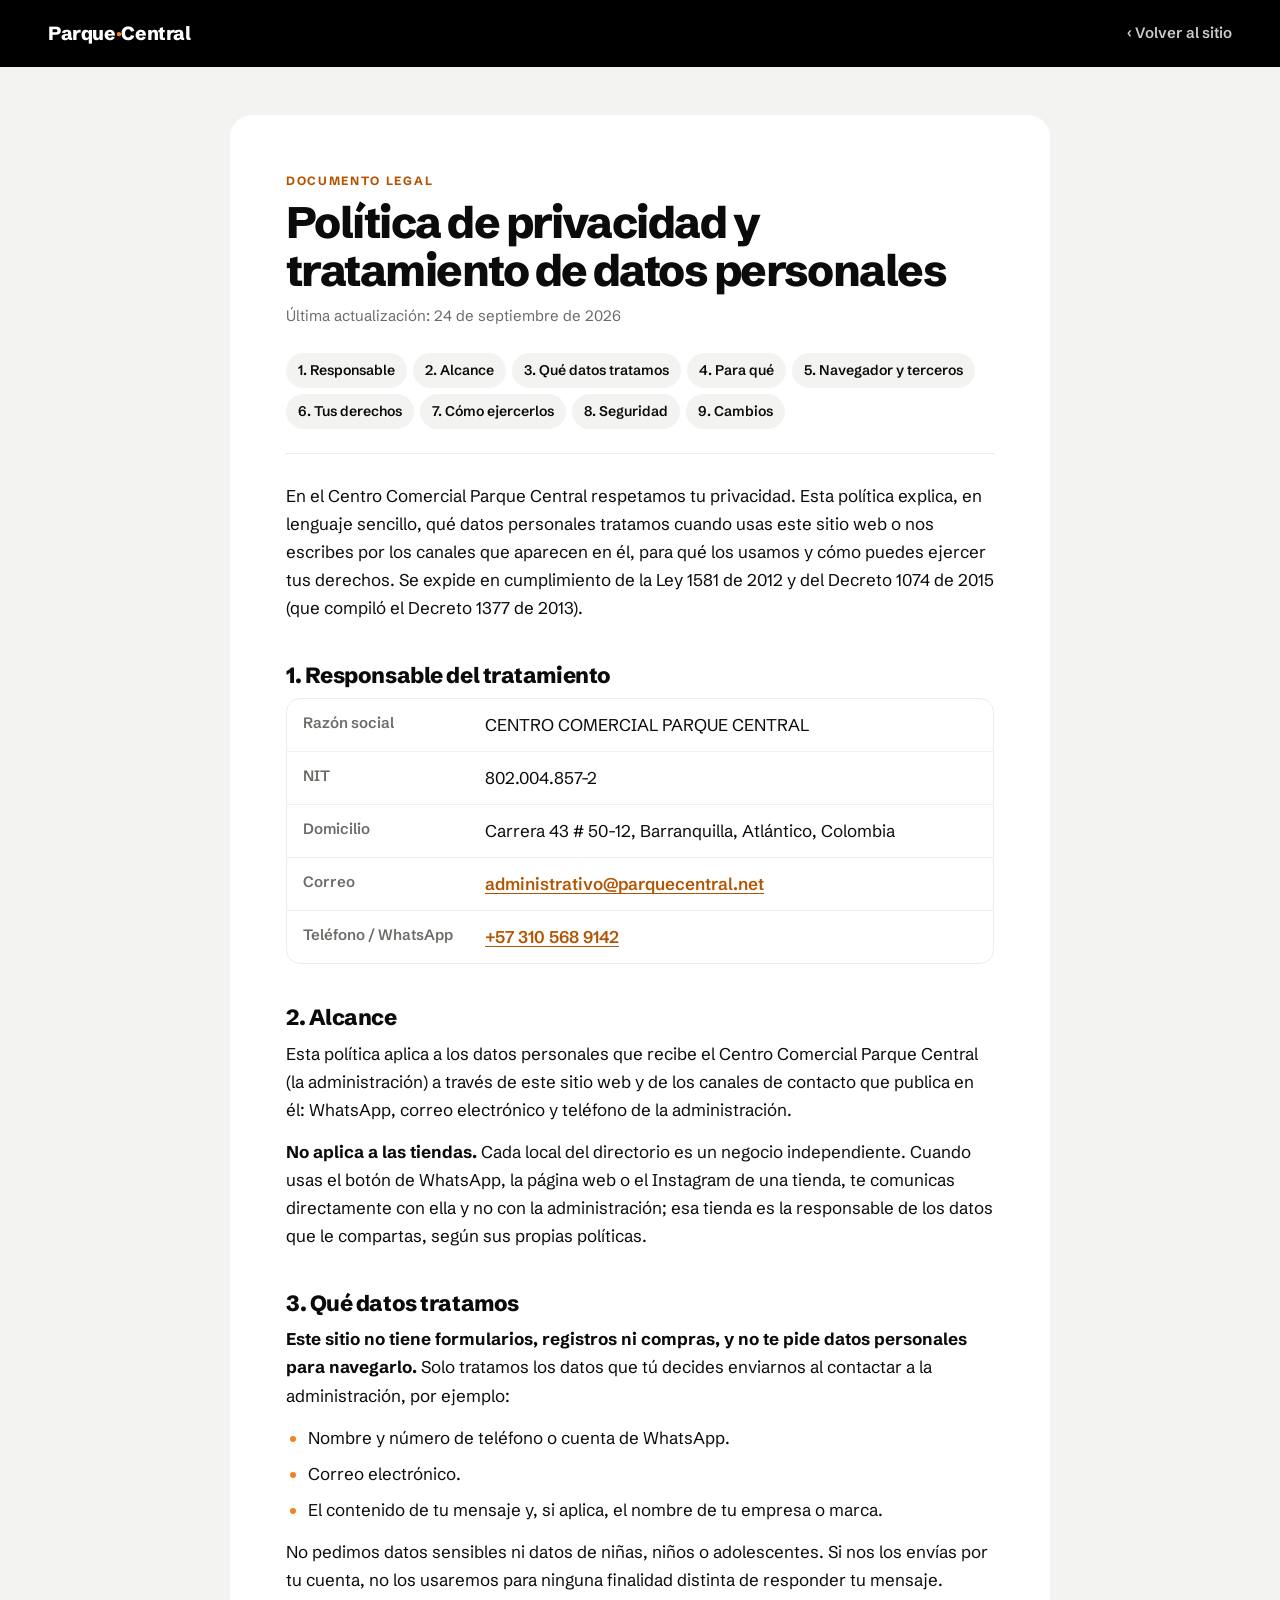
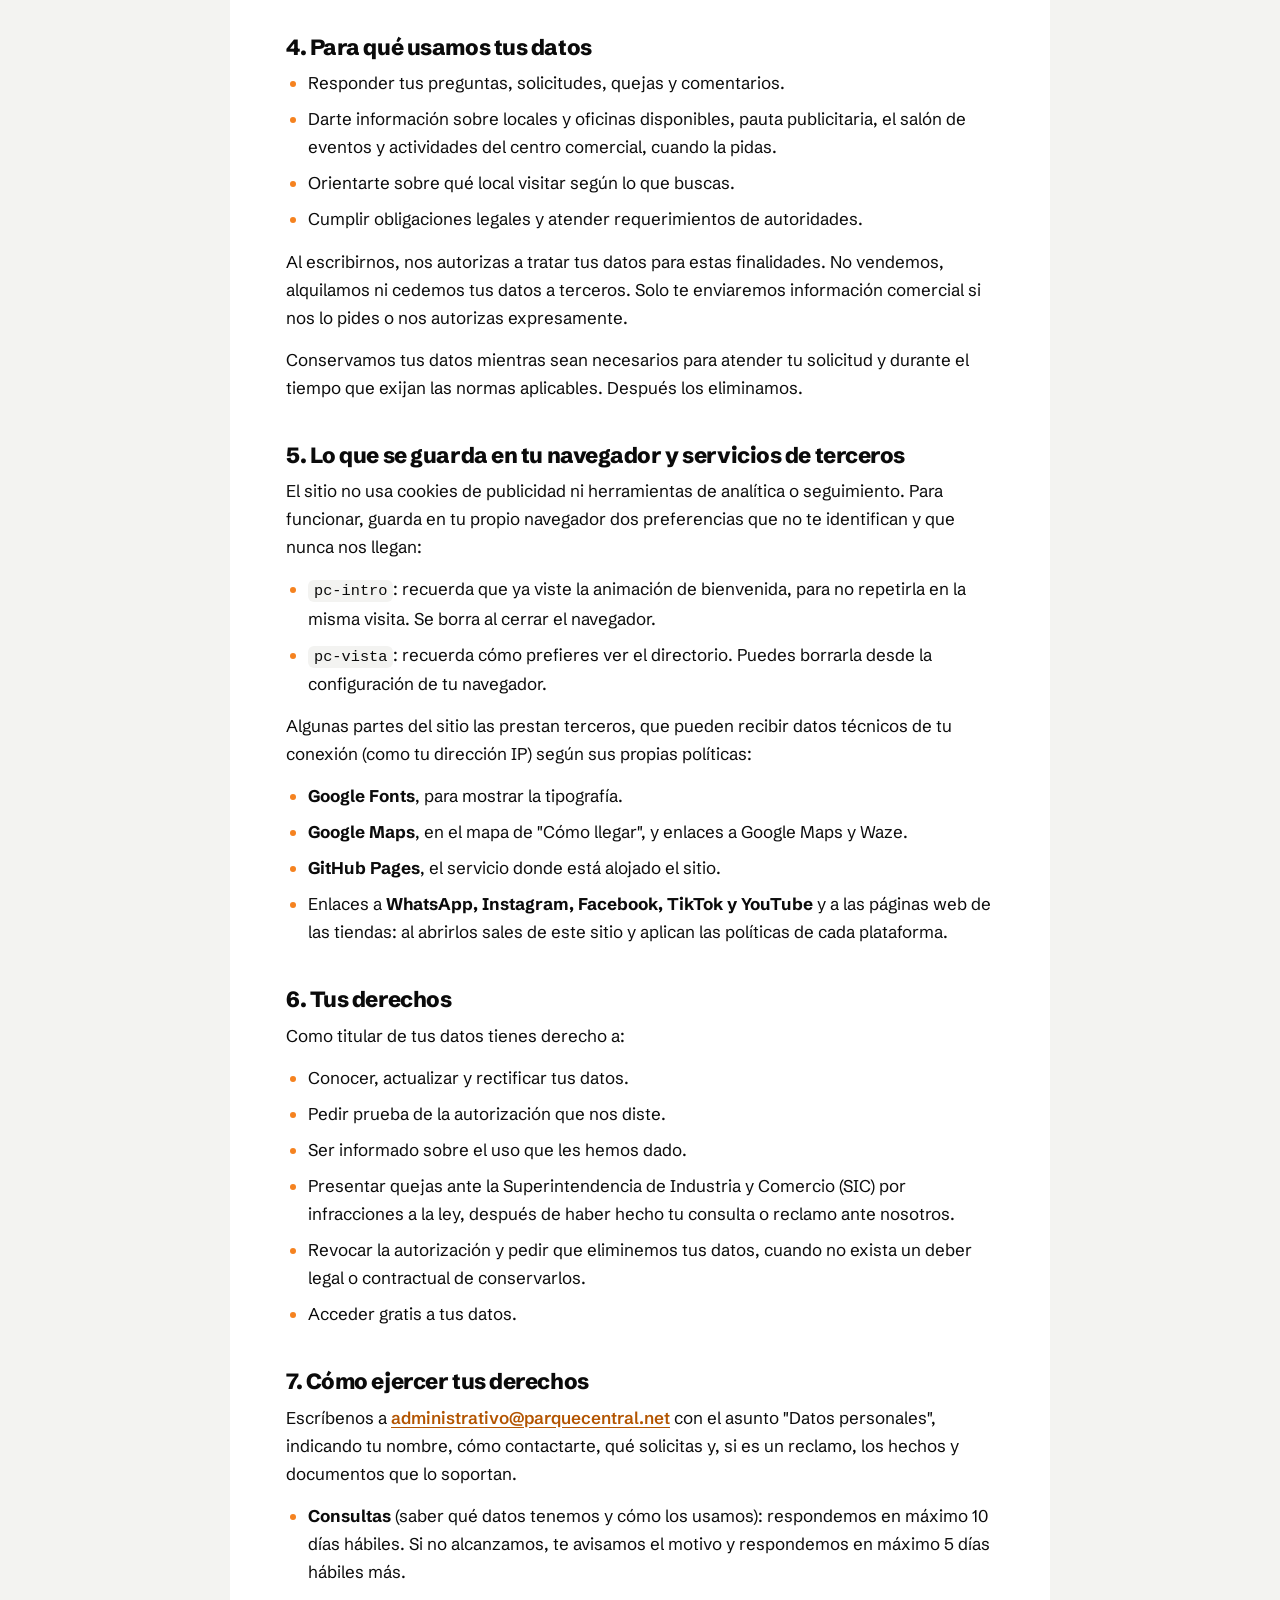
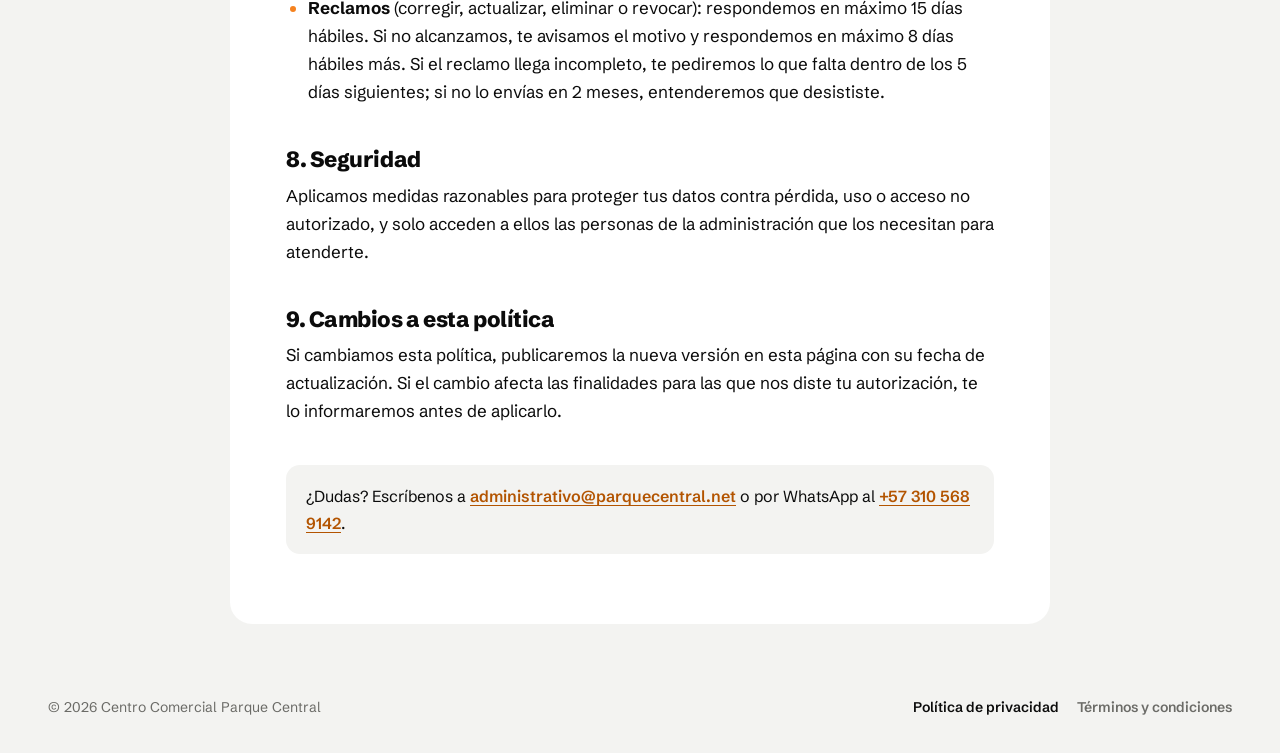
<file: privacidad.html>
<!DOCTYPE html>
<html lang="es">
<head>
<meta charset="UTF-8">
<meta name="viewport" content="width=device-width, initial-scale=1">
<title>Política de privacidad y tratamiento de datos · Parque Central</title>
<meta name="description" content="Cómo trata el Centro Comercial Parque Central los datos personales de quienes usan su sitio web y sus canales de contacto.">
<link rel="icon" type="image/svg+xml" href="./favicon.svg">
<link rel="preconnect" href="https://fonts.googleapis.com">
<link rel="preconnect" href="https://fonts.gstatic.com" crossorigin>
<link href="https://fonts.googleapis.com/css2?family=Schibsted+Grotesk:wght@400;500;600;700;800&display=swap" rel="stylesheet">
<link rel="stylesheet" href="./legal.css">
</head>
<body>
<header class="cab">
  <a class="marca" href="./">Parque<span>·</span>Central</a>
  <a class="volver" href="./">‹ Volver al sitio</a>
</header>

<main class="hoja">
  <p class="etq">Documento legal</p>
  <h1>Política de privacidad y tratamiento de datos personales</h1>
  <p class="fecha">Última actualización: 24 de septiembre de 2026</p>

  <nav class="indice" aria-label="Contenido">
    <a href="#responsable">1. Responsable</a><a href="#alcance">2. Alcance</a><a href="#datos">3. Qué datos tratamos</a><a href="#finalidades">4. Para qué</a><a href="#navegador">5. Navegador y terceros</a><a href="#derechos">6. Tus derechos</a><a href="#ejercer">7. Cómo ejercerlos</a><a href="#seguridad">8. Seguridad</a><a href="#cambios">9. Cambios</a>
  </nav>

  <p>En el Centro Comercial Parque Central respetamos tu privacidad. Esta política explica, en lenguaje sencillo, qué datos personales tratamos cuando usas este sitio web o nos escribes por los canales que aparecen en él, para qué los usamos y cómo puedes ejercer tus derechos. Se expide en cumplimiento de la Ley 1581 de 2012 y del Decreto 1074 de 2015 (que compiló el Decreto 1377 de 2013).</p>

  <h2 id="responsable">1. Responsable del tratamiento</h2>
  <dl class="ficha">
    <div><dt>Razón social</dt><dd>CENTRO COMERCIAL PARQUE CENTRAL</dd></div>
    <div><dt>NIT</dt><dd>802.004.857-2</dd></div>
    <div><dt>Domicilio</dt><dd>Carrera 43 # 50-12, Barranquilla, Atlántico, Colombia</dd></div>
    <div><dt>Correo</dt><dd><a href="mailto:administrativo@parquecentral.net">administrativo@parquecentral.net</a></dd></div>
    <div><dt>Teléfono / WhatsApp</dt><dd><a href="tel:+573105689142">+57 310 568 9142</a></dd></div>
  </dl>

  <h2 id="alcance">2. Alcance</h2>
  <p>Esta política aplica a los datos personales que recibe el Centro Comercial Parque Central (la administración) a través de este sitio web y de los canales de contacto que publica en él: WhatsApp, correo electrónico y teléfono de la administración.</p>
  <p><strong>No aplica a las tiendas.</strong> Cada local del directorio es un negocio independiente. Cuando usas el botón de WhatsApp, la página web o el Instagram de una tienda, te comunicas directamente con ella y no con la administración; esa tienda es la responsable de los datos que le compartas, según sus propias políticas.</p>

  <h2 id="datos">3. Qué datos tratamos</h2>
  <p><strong>Este sitio no tiene formularios, registros ni compras, y no te pide datos personales para navegarlo.</strong> Solo tratamos los datos que tú decides enviarnos al contactar a la administración, por ejemplo:</p>
  <ul>
    <li>Nombre y número de teléfono o cuenta de WhatsApp.</li>
    <li>Correo electrónico.</li>
    <li>El contenido de tu mensaje y, si aplica, el nombre de tu empresa o marca.</li>
  </ul>
  <p>No pedimos datos sensibles ni datos de niñas, niños o adolescentes. Si nos los envías por tu cuenta, no los usaremos para ninguna finalidad distinta de responder tu mensaje.</p>

  <h2 id="finalidades">4. Para qué usamos tus datos</h2>
  <ul>
    <li>Responder tus preguntas, solicitudes, quejas y comentarios.</li>
    <li>Darte información sobre locales y oficinas disponibles, pauta publicitaria, el salón de eventos y actividades del centro comercial, cuando la pidas.</li>
    <li>Orientarte sobre qué local visitar según lo que buscas.</li>
    <li>Cumplir obligaciones legales y atender requerimientos de autoridades.</li>
  </ul>
  <p>Al escribirnos, nos autorizas a tratar tus datos para estas finalidades. No vendemos, alquilamos ni cedemos tus datos a terceros. Solo te enviaremos información comercial si nos lo pides o nos autorizas expresamente.</p>
  <p>Conservamos tus datos mientras sean necesarios para atender tu solicitud y durante el tiempo que exijan las normas aplicables. Después los eliminamos.</p>

  <h2 id="navegador">5. Lo que se guarda en tu navegador y servicios de terceros</h2>
  <p>El sitio no usa cookies de publicidad ni herramientas de analítica o seguimiento. Para funcionar, guarda en tu propio navegador dos preferencias que no te identifican y que nunca nos llegan:</p>
  <ul>
    <li><code>pc-intro</code>: recuerda que ya viste la animación de bienvenida, para no repetirla en la misma visita. Se borra al cerrar el navegador.</li>
    <li><code>pc-vista</code>: recuerda cómo prefieres ver el directorio. Puedes borrarla desde la configuración de tu navegador.</li>
  </ul>
  <p>Algunas partes del sitio las prestan terceros, que pueden recibir datos técnicos de tu conexión (como tu dirección IP) según sus propias políticas:</p>
  <ul>
    <li><strong>Google Fonts</strong>, para mostrar la tipografía.</li>
    <li><strong>Google Maps</strong>, en el mapa de "Cómo llegar", y enlaces a Google Maps y Waze.</li>
    <li><strong>GitHub Pages</strong>, el servicio donde está alojado el sitio.</li>
    <li>Enlaces a <strong>WhatsApp, Instagram, Facebook, TikTok y YouTube</strong> y a las páginas web de las tiendas: al abrirlos sales de este sitio y aplican las políticas de cada plataforma.</li>
  </ul>

  <h2 id="derechos">6. Tus derechos</h2>
  <p>Como titular de tus datos tienes derecho a:</p>
  <ul>
    <li>Conocer, actualizar y rectificar tus datos.</li>
    <li>Pedir prueba de la autorización que nos diste.</li>
    <li>Ser informado sobre el uso que les hemos dado.</li>
    <li>Presentar quejas ante la Superintendencia de Industria y Comercio (SIC) por infracciones a la ley, después de haber hecho tu consulta o reclamo ante nosotros.</li>
    <li>Revocar la autorización y pedir que eliminemos tus datos, cuando no exista un deber legal o contractual de conservarlos.</li>
    <li>Acceder gratis a tus datos.</li>
  </ul>

  <h2 id="ejercer">7. Cómo ejercer tus derechos</h2>
  <p>Escríbenos a <a href="mailto:administrativo@parquecentral.net">administrativo@parquecentral.net</a> con el asunto "Datos personales", indicando tu nombre, cómo contactarte, qué solicitas y, si es un reclamo, los hechos y documentos que lo soportan.</p>
  <ul>
    <li><strong>Consultas</strong> (saber qué datos tenemos y cómo los usamos): respondemos en máximo 10 días hábiles. Si no alcanzamos, te avisamos el motivo y respondemos en máximo 5 días hábiles más.</li>
    <li><strong>Reclamos</strong> (corregir, actualizar, eliminar o revocar): respondemos en máximo 15 días hábiles. Si no alcanzamos, te avisamos el motivo y respondemos en máximo 8 días hábiles más. Si el reclamo llega incompleto, te pediremos lo que falta dentro de los 5 días siguientes; si no lo envías en 2 meses, entenderemos que desististe.</li>
  </ul>

  <h2 id="seguridad">8. Seguridad</h2>
  <p>Aplicamos medidas razonables para proteger tus datos contra pérdida, uso o acceso no autorizado, y solo acceden a ellos las personas de la administración que los necesitan para atenderte.</p>

  <h2 id="cambios">9. Cambios a esta política</h2>
  <p>Si cambiamos esta política, publicaremos la nueva versión en esta página con su fecha de actualización. Si el cambio afecta las finalidades para las que nos diste tu autorización, te lo informaremos antes de aplicarlo.</p>

  <p class="nota">¿Dudas? Escríbenos a <a href="mailto:administrativo@parquecentral.net">administrativo@parquecentral.net</a> o por WhatsApp al <a href="https://wa.me/573105689142" target="_blank" rel="noopener">+57 310 568 9142</a>.</p>
</main>

<footer class="pie">
  <span>© 2026 Centro Comercial Parque Central</span>
  <span><a href="./privacidad.html" aria-current="page">Política de privacidad</a><a href="./terminos.html">Términos y condiciones</a></span>
</footer>
</body>
</html>
</file>
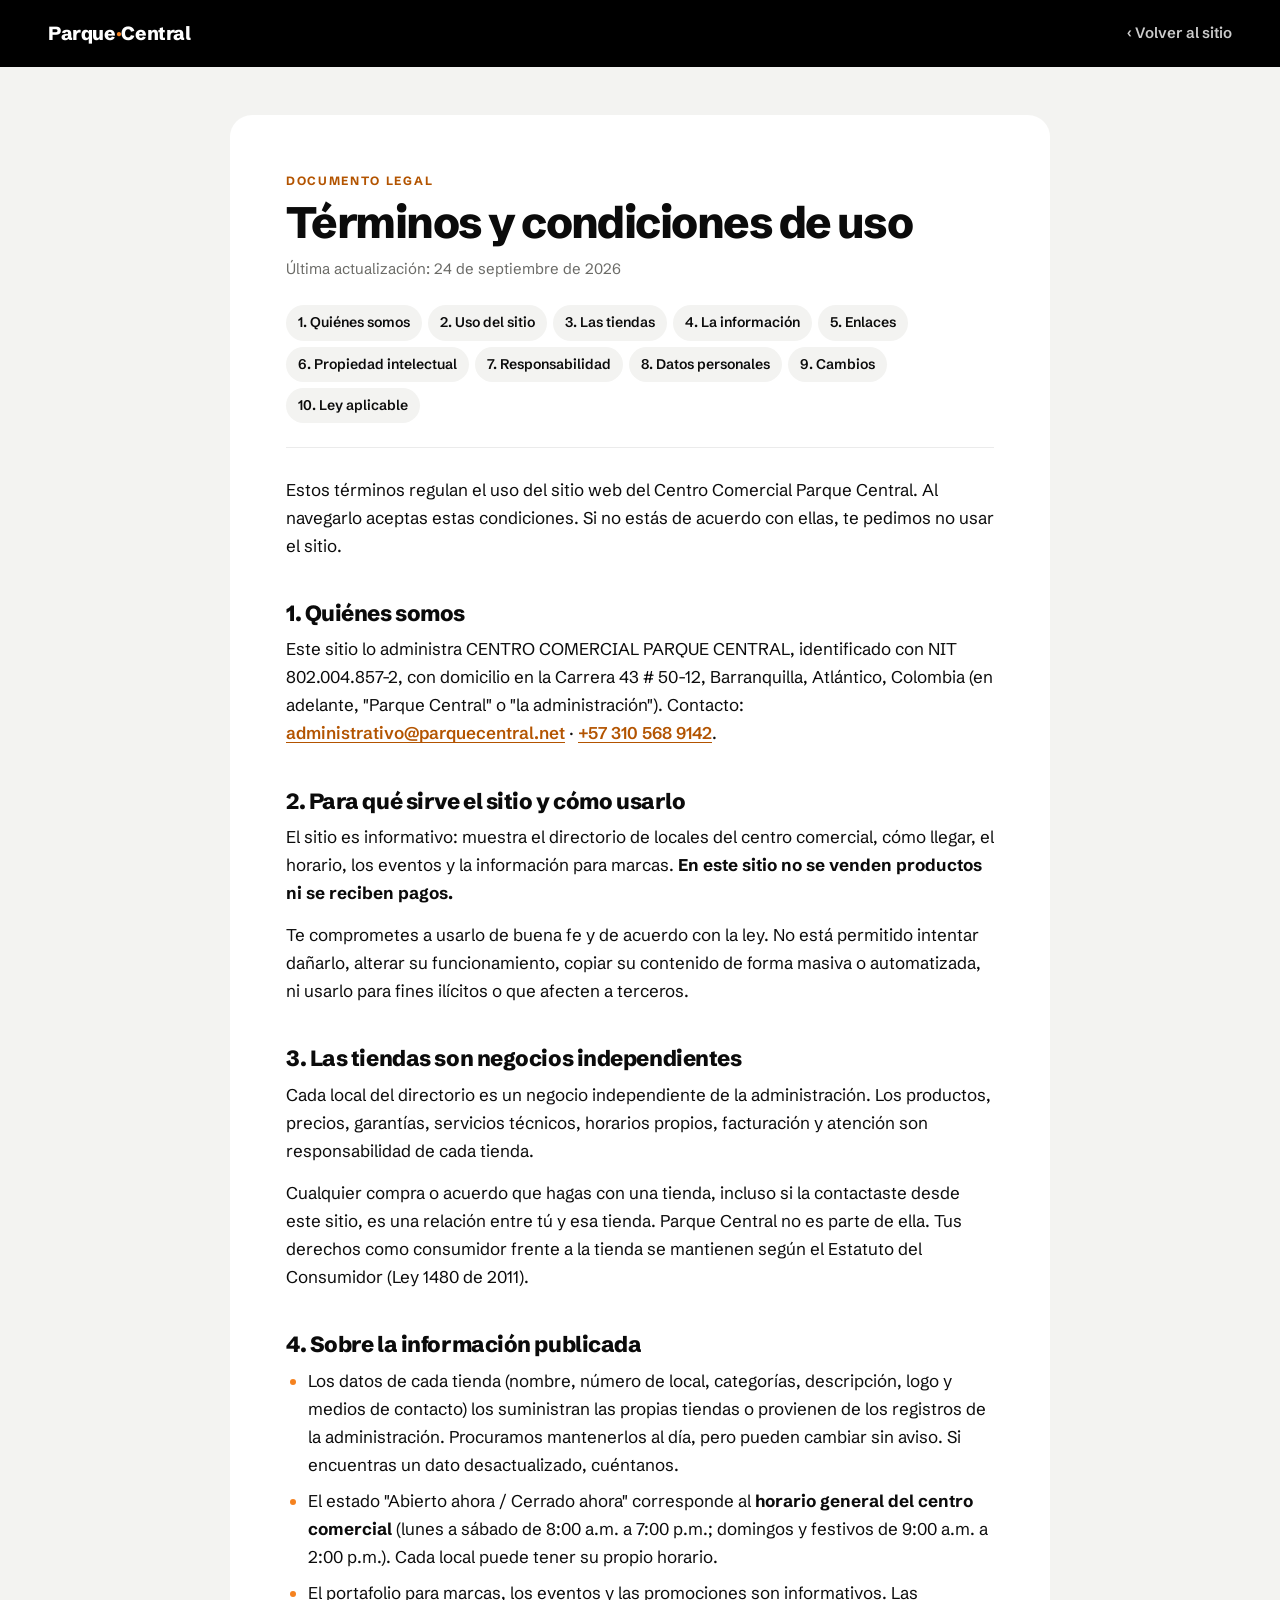
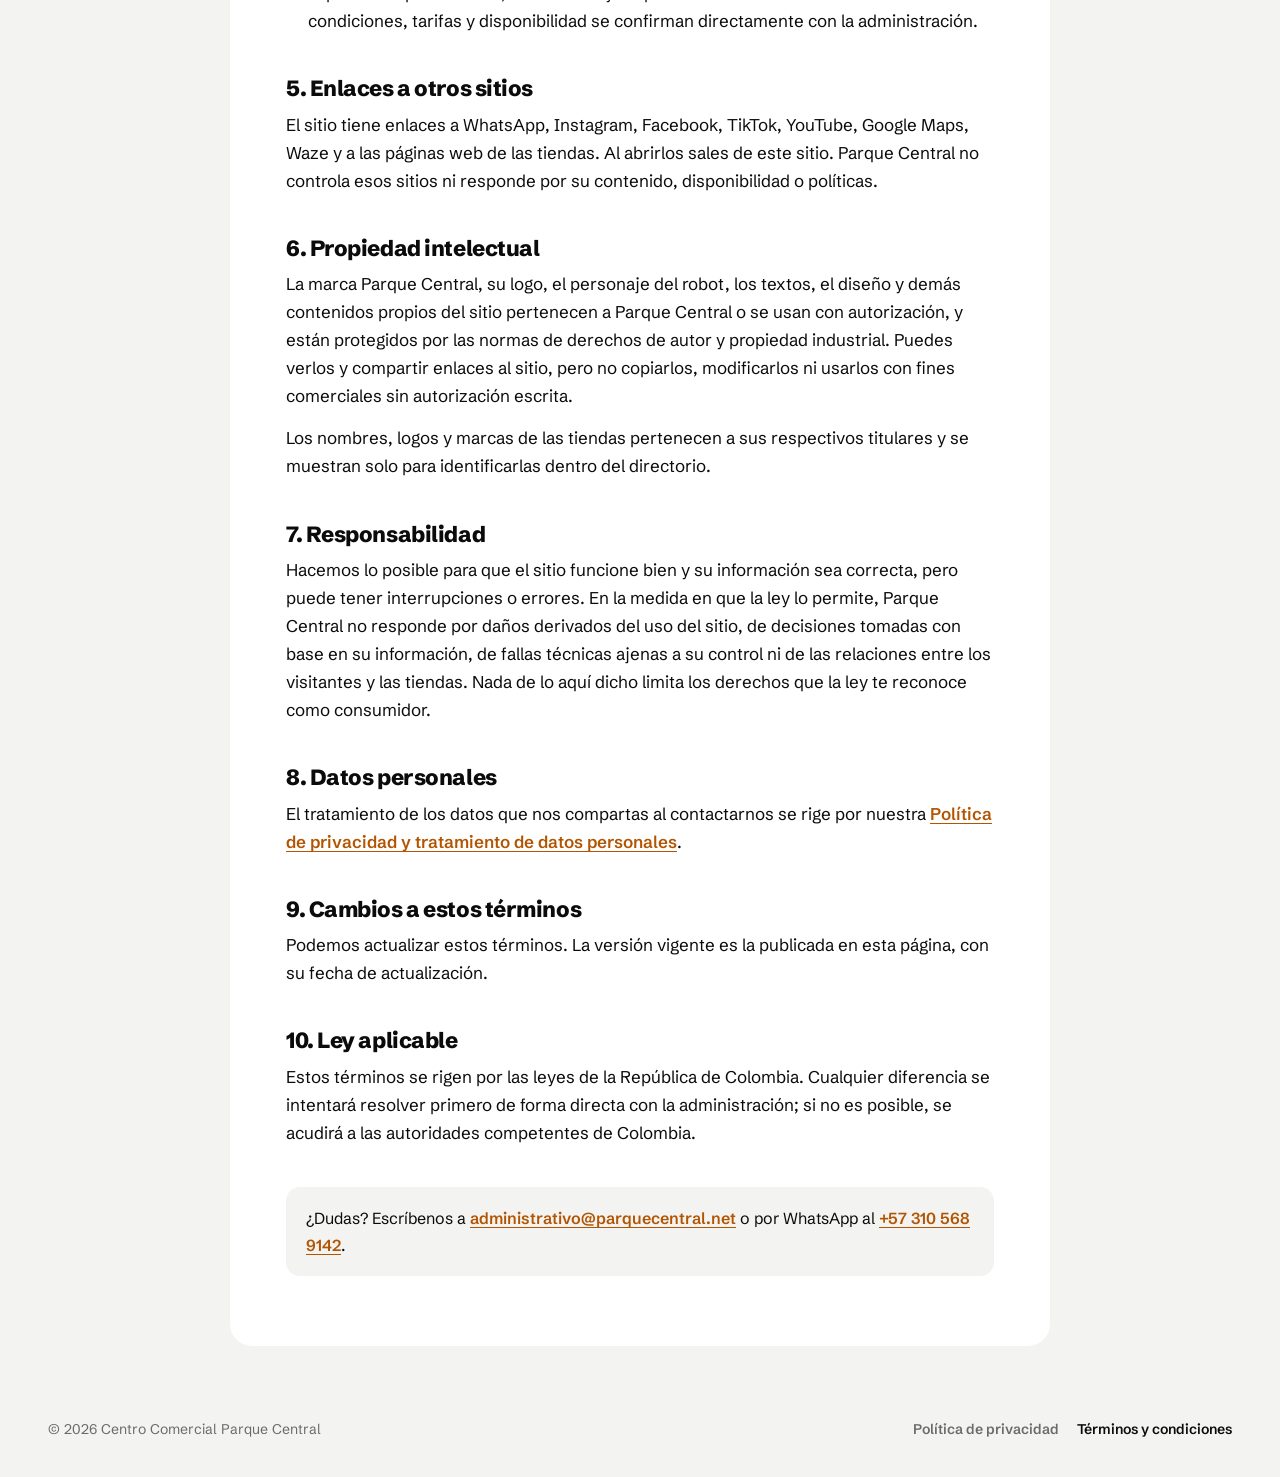
<file: terminos.html>
<!DOCTYPE html>
<html lang="es">
<head>
<meta charset="UTF-8">
<meta name="viewport" content="width=device-width, initial-scale=1">
<title>Términos y condiciones de uso · Parque Central</title>
<meta name="description" content="Condiciones de uso del sitio web del Centro Comercial Parque Central en Barranquilla.">
<link rel="icon" type="image/svg+xml" href="./favicon.svg">
<link rel="preconnect" href="https://fonts.googleapis.com">
<link rel="preconnect" href="https://fonts.gstatic.com" crossorigin>
<link href="https://fonts.googleapis.com/css2?family=Schibsted+Grotesk:wght@400;500;600;700;800&display=swap" rel="stylesheet">
<link rel="stylesheet" href="./legal.css">
</head>
<body>
<header class="cab">
  <a class="marca" href="./">Parque<span>·</span>Central</a>
  <a class="volver" href="./">‹ Volver al sitio</a>
</header>

<main class="hoja">
  <p class="etq">Documento legal</p>
  <h1>Términos y condiciones de uso</h1>
  <p class="fecha">Última actualización: 24 de septiembre de 2026</p>

  <nav class="indice" aria-label="Contenido">
    <a href="#quienes">1. Quiénes somos</a><a href="#uso">2. Uso del sitio</a><a href="#tiendas">3. Las tiendas</a><a href="#info">4. La información</a><a href="#enlaces">5. Enlaces</a><a href="#propiedad">6. Propiedad intelectual</a><a href="#responsabilidad">7. Responsabilidad</a><a href="#datos">8. Datos personales</a><a href="#cambios">9. Cambios</a><a href="#ley">10. Ley aplicable</a>
  </nav>

  <p>Estos términos regulan el uso del sitio web del Centro Comercial Parque Central. Al navegarlo aceptas estas condiciones. Si no estás de acuerdo con ellas, te pedimos no usar el sitio.</p>

  <h2 id="quienes">1. Quiénes somos</h2>
  <p>Este sitio lo administra CENTRO COMERCIAL PARQUE CENTRAL, identificado con NIT 802.004.857-2, con domicilio en la Carrera 43 # 50-12, Barranquilla, Atlántico, Colombia (en adelante, "Parque Central" o "la administración"). Contacto: <a href="mailto:administrativo@parquecentral.net">administrativo@parquecentral.net</a> · <a href="tel:+573105689142">+57 310 568 9142</a>.</p>

  <h2 id="uso">2. Para qué sirve el sitio y cómo usarlo</h2>
  <p>El sitio es informativo: muestra el directorio de locales del centro comercial, cómo llegar, el horario, los eventos y la información para marcas. <strong>En este sitio no se venden productos ni se reciben pagos.</strong></p>
  <p>Te comprometes a usarlo de buena fe y de acuerdo con la ley. No está permitido intentar dañarlo, alterar su funcionamiento, copiar su contenido de forma masiva o automatizada, ni usarlo para fines ilícitos o que afecten a terceros.</p>

  <h2 id="tiendas">3. Las tiendas son negocios independientes</h2>
  <p>Cada local del directorio es un negocio independiente de la administración. Los productos, precios, garantías, servicios técnicos, horarios propios, facturación y atención son responsabilidad de cada tienda.</p>
  <p>Cualquier compra o acuerdo que hagas con una tienda, incluso si la contactaste desde este sitio, es una relación entre tú y esa tienda. Parque Central no es parte de ella. Tus derechos como consumidor frente a la tienda se mantienen según el Estatuto del Consumidor (Ley 1480 de 2011).</p>

  <h2 id="info">4. Sobre la información publicada</h2>
  <ul>
    <li>Los datos de cada tienda (nombre, número de local, categorías, descripción, logo y medios de contacto) los suministran las propias tiendas o provienen de los registros de la administración. Procuramos mantenerlos al día, pero pueden cambiar sin aviso. Si encuentras un dato desactualizado, cuéntanos.</li>
    <li>El estado "Abierto ahora / Cerrado ahora" corresponde al <strong>horario general del centro comercial</strong> (lunes a sábado de 8:00 a.m. a 7:00 p.m.; domingos y festivos de 9:00 a.m. a 2:00 p.m.). Cada local puede tener su propio horario.</li>
    <li>El portafolio para marcas, los eventos y las promociones son informativos. Las condiciones, tarifas y disponibilidad se confirman directamente con la administración.</li>
  </ul>

  <h2 id="enlaces">5. Enlaces a otros sitios</h2>
  <p>El sitio tiene enlaces a WhatsApp, Instagram, Facebook, TikTok, YouTube, Google Maps, Waze y a las páginas web de las tiendas. Al abrirlos sales de este sitio. Parque Central no controla esos sitios ni responde por su contenido, disponibilidad o políticas.</p>

  <h2 id="propiedad">6. Propiedad intelectual</h2>
  <p>La marca Parque Central, su logo, el personaje del robot, los textos, el diseño y demás contenidos propios del sitio pertenecen a Parque Central o se usan con autorización, y están protegidos por las normas de derechos de autor y propiedad industrial. Puedes verlos y compartir enlaces al sitio, pero no copiarlos, modificarlos ni usarlos con fines comerciales sin autorización escrita.</p>
  <p>Los nombres, logos y marcas de las tiendas pertenecen a sus respectivos titulares y se muestran solo para identificarlas dentro del directorio.</p>

  <h2 id="responsabilidad">7. Responsabilidad</h2>
  <p>Hacemos lo posible para que el sitio funcione bien y su información sea correcta, pero puede tener interrupciones o errores. En la medida en que la ley lo permite, Parque Central no responde por daños derivados del uso del sitio, de decisiones tomadas con base en su información, de fallas técnicas ajenas a su control ni de las relaciones entre los visitantes y las tiendas. Nada de lo aquí dicho limita los derechos que la ley te reconoce como consumidor.</p>

  <h2 id="datos">8. Datos personales</h2>
  <p>El tratamiento de los datos que nos compartas al contactarnos se rige por nuestra <a href="./privacidad.html">Política de privacidad y tratamiento de datos personales</a>.</p>

  <h2 id="cambios">9. Cambios a estos términos</h2>
  <p>Podemos actualizar estos términos. La versión vigente es la publicada en esta página, con su fecha de actualización.</p>

  <h2 id="ley">10. Ley aplicable</h2>
  <p>Estos términos se rigen por las leyes de la República de Colombia. Cualquier diferencia se intentará resolver primero de forma directa con la administración; si no es posible, se acudirá a las autoridades competentes de Colombia.</p>

  <p class="nota">¿Dudas? Escríbenos a <a href="mailto:administrativo@parquecentral.net">administrativo@parquecentral.net</a> o por WhatsApp al <a href="https://wa.me/573105689142" target="_blank" rel="noopener">+57 310 568 9142</a>.</p>
</main>

<footer class="pie">
  <span>© 2026 Centro Comercial Parque Central</span>
  <span><a href="./privacidad.html">Política de privacidad</a><a href="./terminos.html" aria-current="page">Términos y condiciones</a></span>
</footer>
</body>
</html>
</file>
<file: halloween/halloween.css>
/* ═══ Parque Central · decoración de Halloween ═══
   Capa aparte: para quitarla, borra las dos líneas de halloween.css y halloween.js en index.html.
   Niveles (clase en <html>): hw-1 sutil · hw-2 media · hw-3 completa. Todo respeta "reducir movimiento". */

/* ── Telarañas en las esquinas de arriba del video / imagen del robot (niveles 1, 2 y 3) ── */
.hw-tela{position:absolute;top:0;width:clamp(120px,16vw,230px);aspect-ratio:1;pointer-events:none;z-index:2;opacity:.34;
  background:url("data:image/svg+xml,%3Csvg xmlns='http://www.w3.org/2000/svg' viewBox='0 0 220 220' fill='none' stroke='white' stroke-width='1.4' stroke-linecap='round'%3E%3Cpath d='M0 0L215 0M0 0L204.5 66.4M0 0L173.9 126.4M0 0L126.4 173.9M0 0L66.4 204.5M0 0L0 215M45 0Q36.4 5.8 42.8 13.9Q32.9 16.8 36.4 26.5Q26.1 26.1 26.5 36.4Q16.8 32.9 13.9 42.8Q5.8 36.4 0 45M90 0Q72.9 11.5 85.6 27.8Q65.8 33.5 72.8 52.9Q52.2 52.2 52.9 72.8Q33.5 65.8 27.8 85.6Q11.5 72.9 0 90M135 0Q109.3 17.3 128.4 41.7Q98.6 50.3 109.2 79.4Q78.3 78.3 79.4 109.2Q50.3 98.6 41.7 128.4Q17.3 109.3 0 135M180 0Q145.8 23.1 171.2 55.6Q131.5 67 145.6 105.8Q104.4 104.4 105.8 145.6Q67 131.5 55.6 171.2Q23.1 145.8 0 180'/%3E%3C/svg%3E") no-repeat 0 0/100% 100%}
.hw-tela--izq{left:0}
.hw-tela--der{right:0;transform:scaleX(-1)}

/* ── La lámpara se vuelve calabaza (niveles 1, 2 y 3) ── */
/* computador: la pantalla negra de la lámpara colgante */
html[class*="hw-"] .v37-pantalla{left:-19px;top:22px;width:38px;height:28px;border-radius:48% 48% 44% 44%/55% 55% 45% 45%;
  background:repeating-linear-gradient(90deg,#FF7D0E 0 7px,#E86A00 7px 9px),#FF7D0E;box-shadow:inset 0 -5px 8px rgba(120,40,0,.35)}
html[class*="hw-"] .v37-pantalla::before{content:"";position:absolute;left:50%;top:-6px;width:5px;height:8px;margin-left:-2.5px;border-radius:2px;background:#3d6b1f}
html[class*="hw-"] .v37-pantalla::after{left:11px;bottom:-5px;width:16px;background:#FFB347;box-shadow:0 0 14px 4px rgba(255,140,30,.7)}
/* celular: la barrita de la lámpara del menú de abajo */
@media (max-width:860px){
  html[class*="hw-"] .lampara::before{width:24px!important;height:15px!important;margin-left:-12px!important;top:-6px!important;border-radius:48% 48% 44% 44%/55% 55% 45% 45%!important;
    background:repeating-linear-gradient(90deg,#FF7D0E 0 5px,#E86A00 5px 6.5px),#FF7D0E!important;box-shadow:0 0 12px 2px rgba(255,125,14,.5)!important}
}

/* ── Murciélagos naranjas que cruzan el video aleteando (niveles 2 y 3) ──
   Cada uno: la caja vuela de derecha a izquierda con una leve ondulación; adentro hay dos dibujos
   (alas arriba / alas abajo) que se alternan muy rápido = aleteo. */
.hw-murcielagos{position:absolute;inset:0;pointer-events:none;z-index:1;overflow:hidden;display:none}
.hw-2 .hw-murcielagos,.hw-3 .hw-murcielagos{display:block}
.hw-bat{position:absolute;left:0;width:var(--w);aspect-ratio:2/1;opacity:0;animation:hw-vuelo var(--t) linear var(--d) infinite}
.hw-bat svg{position:absolute;inset:0;width:100%;height:100%;overflow:visible}
.hw-bat path{fill:#FF7D0E}
.hw-bat .ab{opacity:0}
.hw-bat .ar{animation:hw-ala var(--a) steps(1) infinite}
.hw-bat .ab{animation:hw-ala2 var(--a) steps(1) infinite}
@keyframes hw-ala{0%{opacity:1}50%{opacity:0}}
@keyframes hw-ala2{0%{opacity:0}50%{opacity:1}}
.hw-bat:nth-child(1){top:12%;--w:clamp(52px,5.8vw,78px);--t:7s;--d:1s;--a:.24s;--sube:14px}
.hw-bat:nth-child(2){top:24%;--w:clamp(38px,4.2vw,56px);--t:8.5s;--d:3.6s;--a:.2s;--sube:10px}
.hw-bat:nth-child(3){top:7%;--w:clamp(30px,3.2vw,42px);--t:10s;--d:6s;--a:.18s;--sube:8px}
@keyframes hw-vuelo{
  0%{transform:translate(105vw,0);opacity:0}
  4%{opacity:1}
  22%{transform:translate(60vw,calc(var(--sube) * -1))}
  40%{transform:translate(25vw,var(--sube))}
  56%{transform:translate(-20%,0);opacity:1}
  58%,100%{transform:translate(-30%,0);opacity:0}
}

/* ── Telaraña en la esquina de la cabecera blanca + arañita colgando (nivel 3) ── */
.hw-3 .b-cabeza{position:relative}
.hw-3 .b-cabeza::after{content:"";position:absolute;top:0;right:0;width:96px;aspect-ratio:1;pointer-events:none;opacity:.22;transform:scaleX(-1);border-top-right-radius:22px;
  background:url("data:image/svg+xml,%3Csvg xmlns='http://www.w3.org/2000/svg' viewBox='0 0 220 220' fill='none' stroke='%230b0b0b' stroke-width='2' stroke-linecap='round'%3E%3Cpath d='M0 0L215 0M0 0L204.5 66.4M0 0L173.9 126.4M0 0L126.4 173.9M0 0L66.4 204.5M0 0L0 215M45 0Q36.4 5.8 42.8 13.9Q32.9 16.8 36.4 26.5Q26.1 26.1 26.5 36.4Q16.8 32.9 13.9 42.8Q5.8 36.4 0 45M90 0Q72.9 11.5 85.6 27.8Q65.8 33.5 72.8 52.9Q52.2 52.2 52.9 72.8Q33.5 65.8 27.8 85.6Q11.5 72.9 0 90M135 0Q109.3 17.3 128.4 41.7Q98.6 50.3 109.2 79.4Q78.3 78.3 79.4 109.2Q50.3 98.6 41.7 128.4Q17.3 109.3 0 135'/%3E%3C/svg%3E") no-repeat 0 0/100% 100%}
.hw-arana{display:none;position:absolute;top:0;right:300px;width:16px;height:62px;pointer-events:none;z-index:1;animation:hw-arana 7s ease-in-out infinite}
.hw-3 .hw-arana{display:block}
.hw-arana::before{content:"";position:absolute;left:7.5px;top:0;bottom:14px;width:1px;background:rgba(11,11,11,.35)}
.hw-arana i{position:absolute;left:0;bottom:0;width:16px;height:16px;background:#0b0b0b;
  -webkit-mask:var(--arana) no-repeat center/contain;mask:var(--arana) no-repeat center/contain;
  --arana:url("data:image/svg+xml,%3Csvg xmlns='http://www.w3.org/2000/svg' viewBox='0 0 32 32' fill='none' stroke='black' stroke-width='2.2' stroke-linecap='round'%3E%3Cellipse cx='16' cy='18' rx='5' ry='6' fill='black'/%3E%3Ccircle cx='16' cy='10' r='3.2' fill='black'/%3E%3Cpath d='M11 15L4 11M11 18H3M11 21L4 26M21 15l7-4M21 18h8M21 21l7 5'/%3E%3C/svg%3E")}
@media (max-width:860px){ .hw-arana{right:40px} }
@keyframes hw-arana{0%,100%{height:62px}50%{height:82px}}

@media (prefers-reduced-motion:reduce) and (max-width:0px){ .hw-bat,.hw-bat .ar,.hw-bat .ab{animation:none} .hw-bat{display:none} .hw-arana{animation:none;height:70px} }
</file>
<file: legal.css>
/* Páginas legales de Parque Central (privacidad y términos): mismo sistema del sitio, en versión de lectura */
:root{--negro:#000;--tinta:#0b0b0b;--gris:#6B6B67;--lienzo:#F3F3F1;--naranja:#F5821F;--naranja-texto:#B35400;--f:"Schibsted Grotesk",ui-sans-serif,sans-serif}
*{box-sizing:border-box}
html{scroll-behavior:smooth}
@media (prefers-reduced-motion:reduce) and (max-width:0px){html{scroll-behavior:auto}}
body{margin:0;background:var(--lienzo);color:var(--tinta);font-family:var(--f);font-size:17px;line-height:1.65;-webkit-font-smoothing:antialiased}
a{color:var(--naranja-texto);font-weight:600;text-underline-offset:3px;overflow-wrap:anywhere}
a:focus-visible{outline:2px solid var(--tinta);outline-offset:3px;border-radius:4px}

.cab{background:var(--negro);color:#fff;display:flex;align-items:center;justify-content:space-between;gap:16px;padding:18px clamp(16px,4vw,48px)}
.marca{color:#fff;text-decoration:none;font-weight:800;font-size:19px;letter-spacing:-.02em}
.marca span{color:var(--naranja)}
.volver{color:rgba(255,255,255,.8);text-decoration:none;font-weight:600;font-size:15px;white-space:nowrap}
.volver:hover{color:#fff}

.hoja{max-width:820px;margin:clamp(20px,4vw,48px) auto;background:#fff;border-radius:22px;padding:clamp(24px,5vw,56px)}
.etq{margin:0;font-size:12px;letter-spacing:.14em;text-transform:uppercase;font-weight:700;color:var(--naranja-texto)}
h1{margin:8px 0 0;font-size:clamp(30px,5vw,44px);font-weight:800;letter-spacing:-.035em;line-height:1.08}
.fecha{margin:10px 0 0;color:var(--gris);font-size:15px}
h2{margin:40px 0 8px;font-size:22px;font-weight:800;letter-spacing:-.02em;line-height:1.25;scroll-margin-top:16px}
p{margin:0 0 14px}
ul{margin:0 0 14px;padding-left:22px}
li{margin:0 0 8px}
li::marker{color:var(--naranja)}
code{font-size:.9em;background:var(--lienzo);border-radius:6px;padding:2px 6px}

.indice{display:flex;flex-wrap:wrap;gap:6px;margin:24px 0 28px;padding:0 0 24px;border-bottom:1px solid rgba(0,0,0,.08)}
.indice a{font-size:14px;font-weight:600;color:var(--tinta);text-decoration:none;background:var(--lienzo);border-radius:999px;padding:6px 12px}
.indice a:hover{background:var(--tinta);color:#fff}

.ficha{margin:0 0 14px;border:1px solid rgba(0,0,0,.08);border-radius:14px;overflow:hidden}
.ficha div{display:grid;grid-template-columns:170px minmax(0,1fr);gap:12px;padding:12px 16px;border-top:1px solid rgba(0,0,0,.06)}
.ficha div:first-child{border-top:0}
.ficha dt{color:var(--gris);font-weight:600;font-size:15px}
.ficha dd{margin:0}
@media (max-width:560px){.ficha div{grid-template-columns:1fr;gap:2px}}

/* Datos que faltan por completar: se ven a propósito para que no se publiquen así */
mark.falta{background:#FFE9A8;color:#5A3E00;border-radius:6px;padding:1px 6px;font-weight:700}

.nota{margin-top:40px;padding:18px 20px;background:var(--lienzo);border-radius:14px;font-size:16px}

.pie{display:flex;flex-wrap:wrap;justify-content:space-between;gap:12px;padding:24px clamp(16px,4vw,48px) 36px;color:var(--gris);font-size:14px}
.pie span:last-child{display:flex;gap:18px}
.pie a{color:var(--gris);font-weight:600;text-decoration:none}
.pie a:hover,.pie a[aria-current="page"]{color:var(--tinta)}
</file>
